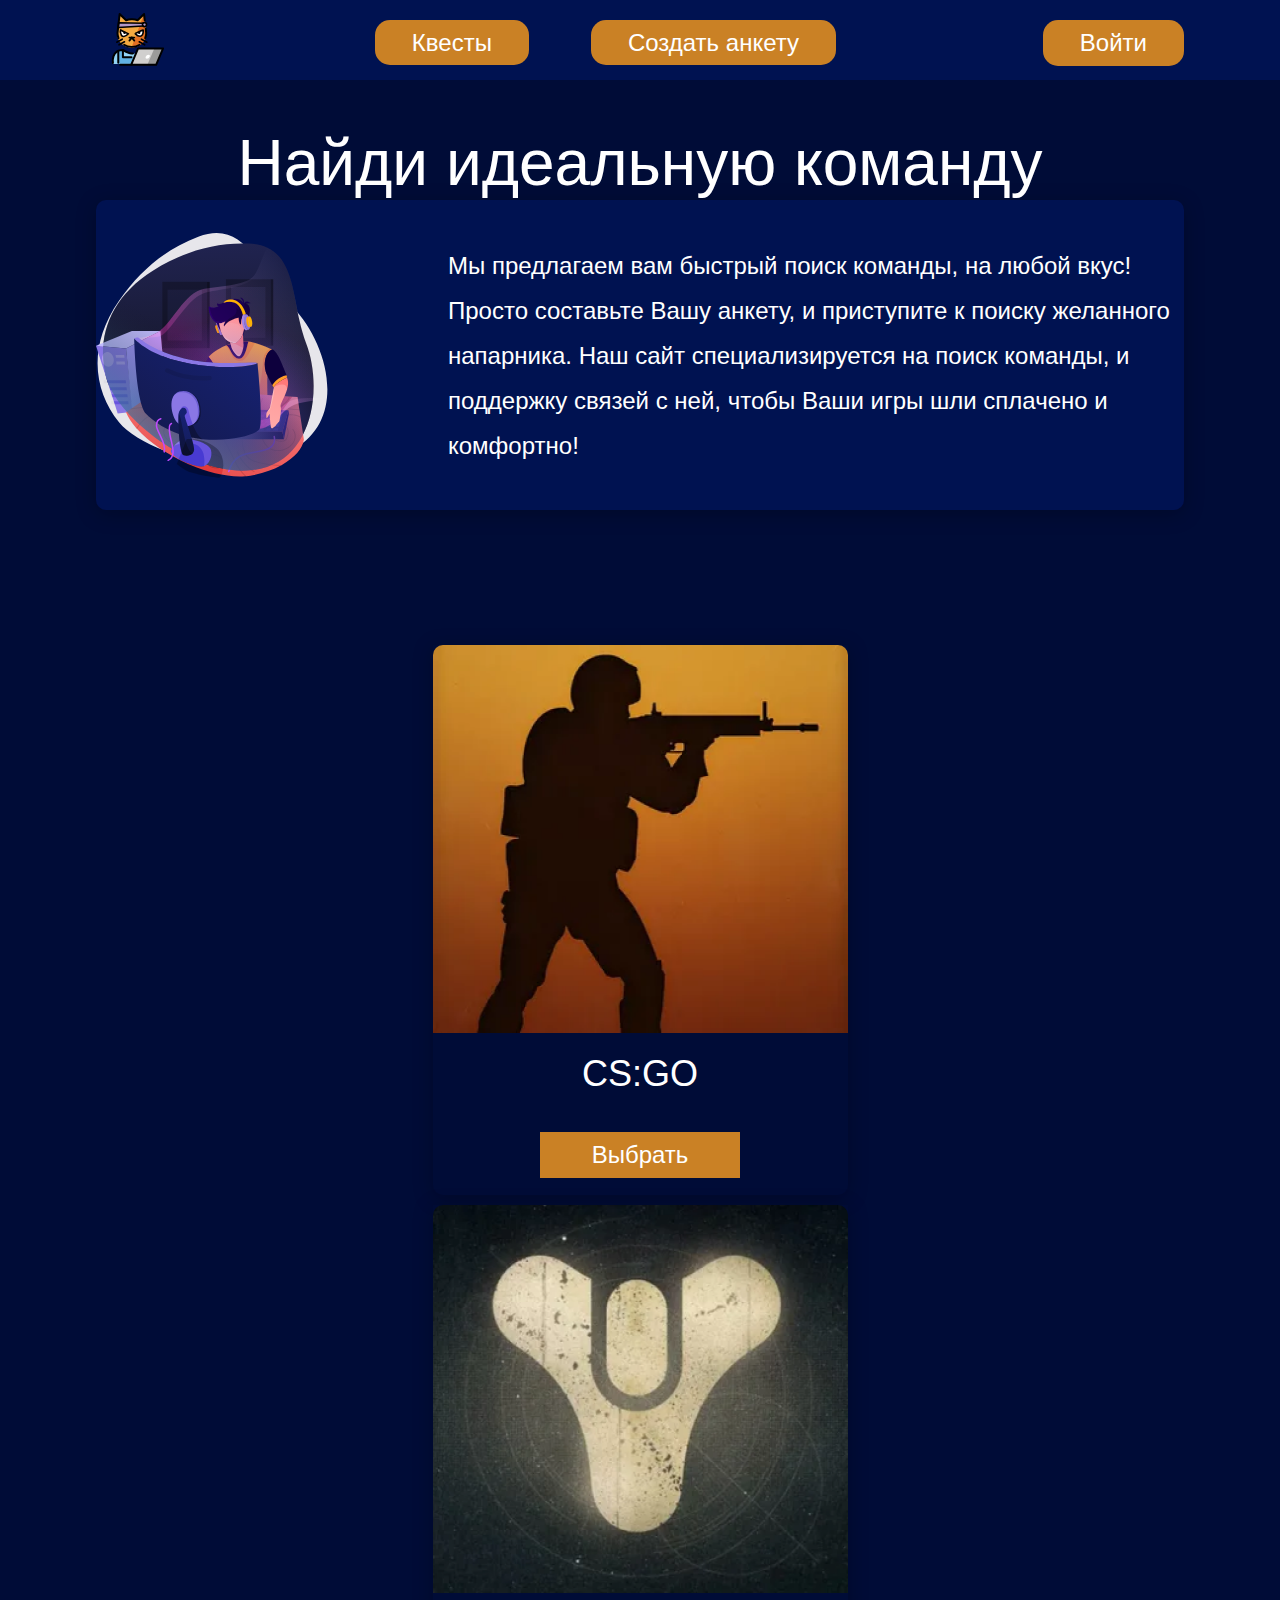
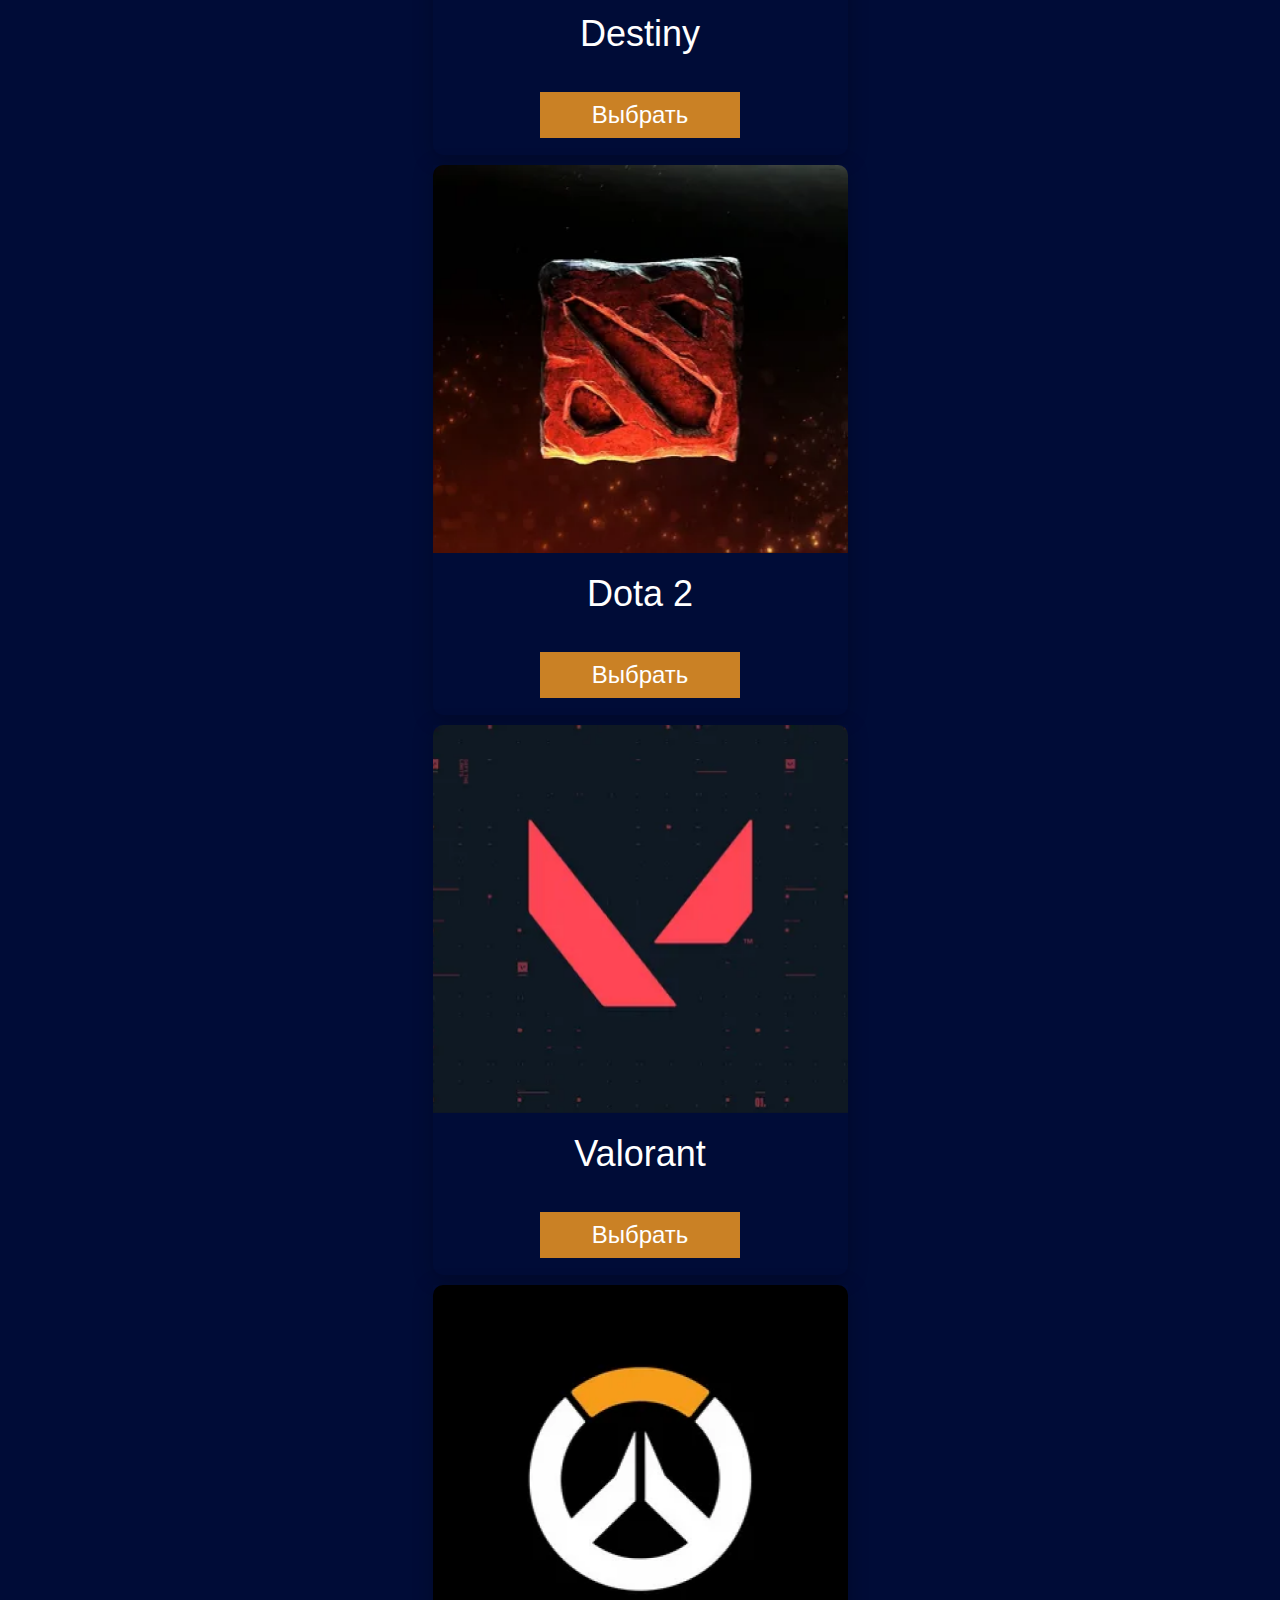
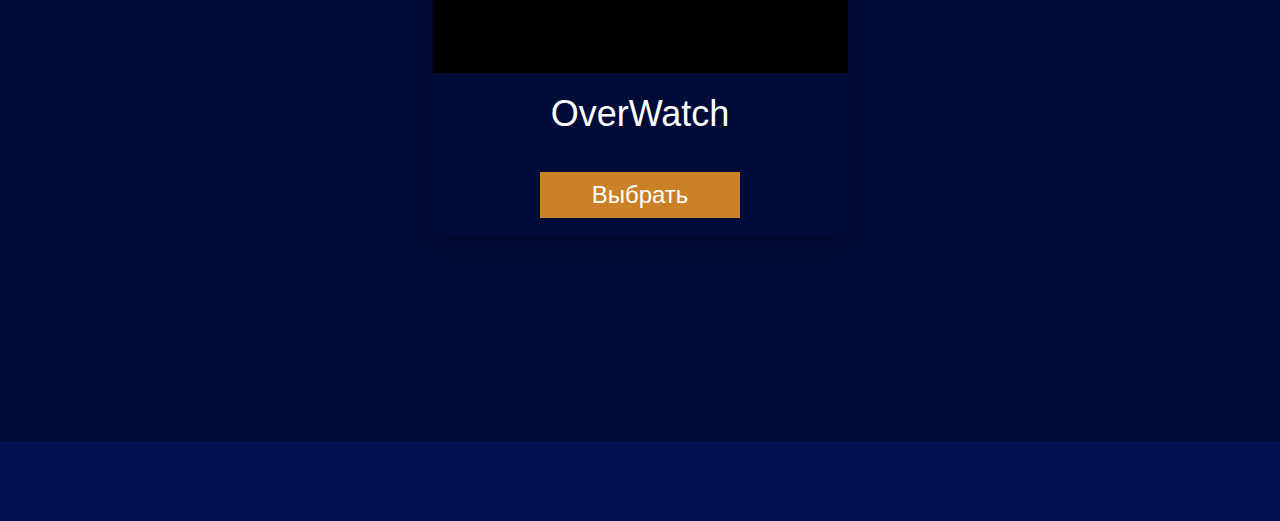
<file: index.html>
<!DOCTYPE html>
<html lang="en">
<head>
    <meta charset="UTF-8">
    <meta http-equiv="X-UA-Compatible" content="IE=edge">
    <meta name="viewport" content="width=device-width, initial-scale=1.0">
    <title>WEPL</title>
    <link rel="stylesheet" href="src/style.css">
    <link href="https://cdn.jsdelivr.net/npm/bootstrap@5.1.3/dist/css/bootstrap.min.css" rel="stylesheet" integrity="sha384-1BmE4kWBq78iYhFldvKuhfTAU6auU8tT94WrHftjDbrCEXSU1oBoqyl2QvZ6jIW3" crossorigin="anonymous">
</head>
<body>
    <div class="burger-menu animation-el hidden">
        
            <a class = "default-button-first animation-el hidden" href="blanks-quest-page/quests.html">Квесты</a>
            <a class = "default-button-secound animation-el hidden" href="blank-form/index.html">Создать анкету</a>
        

        <button class="login animation-el hidden">
            Войти
        </button>
    </div>
    <div class="login-menu hidden">
        <div class="registration-menu hidden">
            <div class="registration-wrapper">
                <h2>Регистрация</h2>
                <form action="">
                    <input type="text" placeholder="Логин">
                    <input type="password" placeholder="Пароль">
                    <input type="password" placeholder="Повтор пароля">
                    <button>Зарегистрироваться</button>
                </form>
                <button class="switcher-to-log switcher">
                    Есть аккаунт? Войдите!
                </button>
            </div>
            

        </div>
        <div class="log-menu hidden">
            <div class="log-wrapper">
                <h2>Войти</h2>
                <form action="">
                    <input type="text" placeholder="Логин">
                    <input type="password" placeholder="Пароль">
                    <button>Войти</button>
                </form>
                <button class="switcher-to-reg switcher">
                    Нет аккаунта? Зарегистрируйтесь!
                </button>
            </div>
        </div>
    </div>
    <header>
        <div class="container">
            <a href="index.html" class="nohover"><img src="img/logo.svg" alt="logo" class="logo"></a>

            <nav>
                <a class = "default-button-first" href="blanks-quest-page/quests.html">Квесты</a>
                <a class = "default-button-secound" href="blank-form/index.html">Создать анкету</a>
            </nav>

            <button class="login">
                Войти
            </button>
            <button class="mobile-menu-trigger"><img src="img/menu.svg" alt="menu"></button>
        </div>
        
    </header>
    <main>

        <div class="container proj-info">
            <h1>Найди идеальную команду</h1>
            <div class="flex-wrapper-info row">
                <img src="img/OBJECTS.svg" alt="gamer" class="col" align="center" class="gaymer">
                <p class="col" align="center">Мы предлагаем вам быстрый поиск команды, на любой вкус! Просто составьте Вашу анкету, и приступите к поиску желанного напарника. Наш сайт специализируется на поиск команды, и поддержку связей с ней, чтобы Ваши игры шли сплачено и комфортно!</p>
            </div>
        </div>
        <div class="cards container">
            <div class="row margin">
                <div align="center" class="col">
                    <div class="card-el">
                        <img src="img/cs.png" alt="csgo" >
                        <h2>CS:GO</h2>
                        <a href="blank-form/index.html">
                            Выбрать
                        </a>
                    </div>
                </div>
                <div align="center" class="col">
                    <div class="card-el">
                        <img src="img/destiny.png" alt="destiny" >
                        <h2>Destiny</h2>
                        <a href="blank-form/index.html">
                            Выбрать
                        </a>
                    </div>
                </div>
                <div align="center" class="col">
                    <div class="card-el">
                        <img src="img/dota2.png" alt="dota2" >
                        <h2>Dota 2</h2>
                        <a href="blank-form/index.html">
                            Выбрать
                        </a>
                    </div>
                </div>

            </div>
            <div class="row">
                <div align="center" class="col">
                    <div class="card-el">
                        <img src="img/valorant.png" alt="valorant">
                        <h2>Valorant</h2>
                        <a href="blank-form/index.html">
                            Выбрать
                        </a>
                    </div>
                </div>
                <div align="center" class="col">
                        <div class="card-el">
                        <img src="img/overwatch.png" alt="overwatch">
                        <h2>OverWatch</h2>
                        <a href="blank-form/index.html">
                            Выбрать
                        </a>
                    </div>
                </div>

            </div>
        </div>



    </main>
    <footer>
        
    </footer>

    <script src="https://cdn.jsdelivr.net/npm/bootstrap@5.1.3/dist/js/bootstrap.bundle.min.js" integrity="sha384-ka7Sk0Gln4gmtz2MlQnikT1wXgYsOg+OMhuP+IlRH9sENBO0LRn5q+8nbTov4+1p" crossorigin="anonymous"></script>
    <script src="script.js"></script>
</body>
</html>
</file>
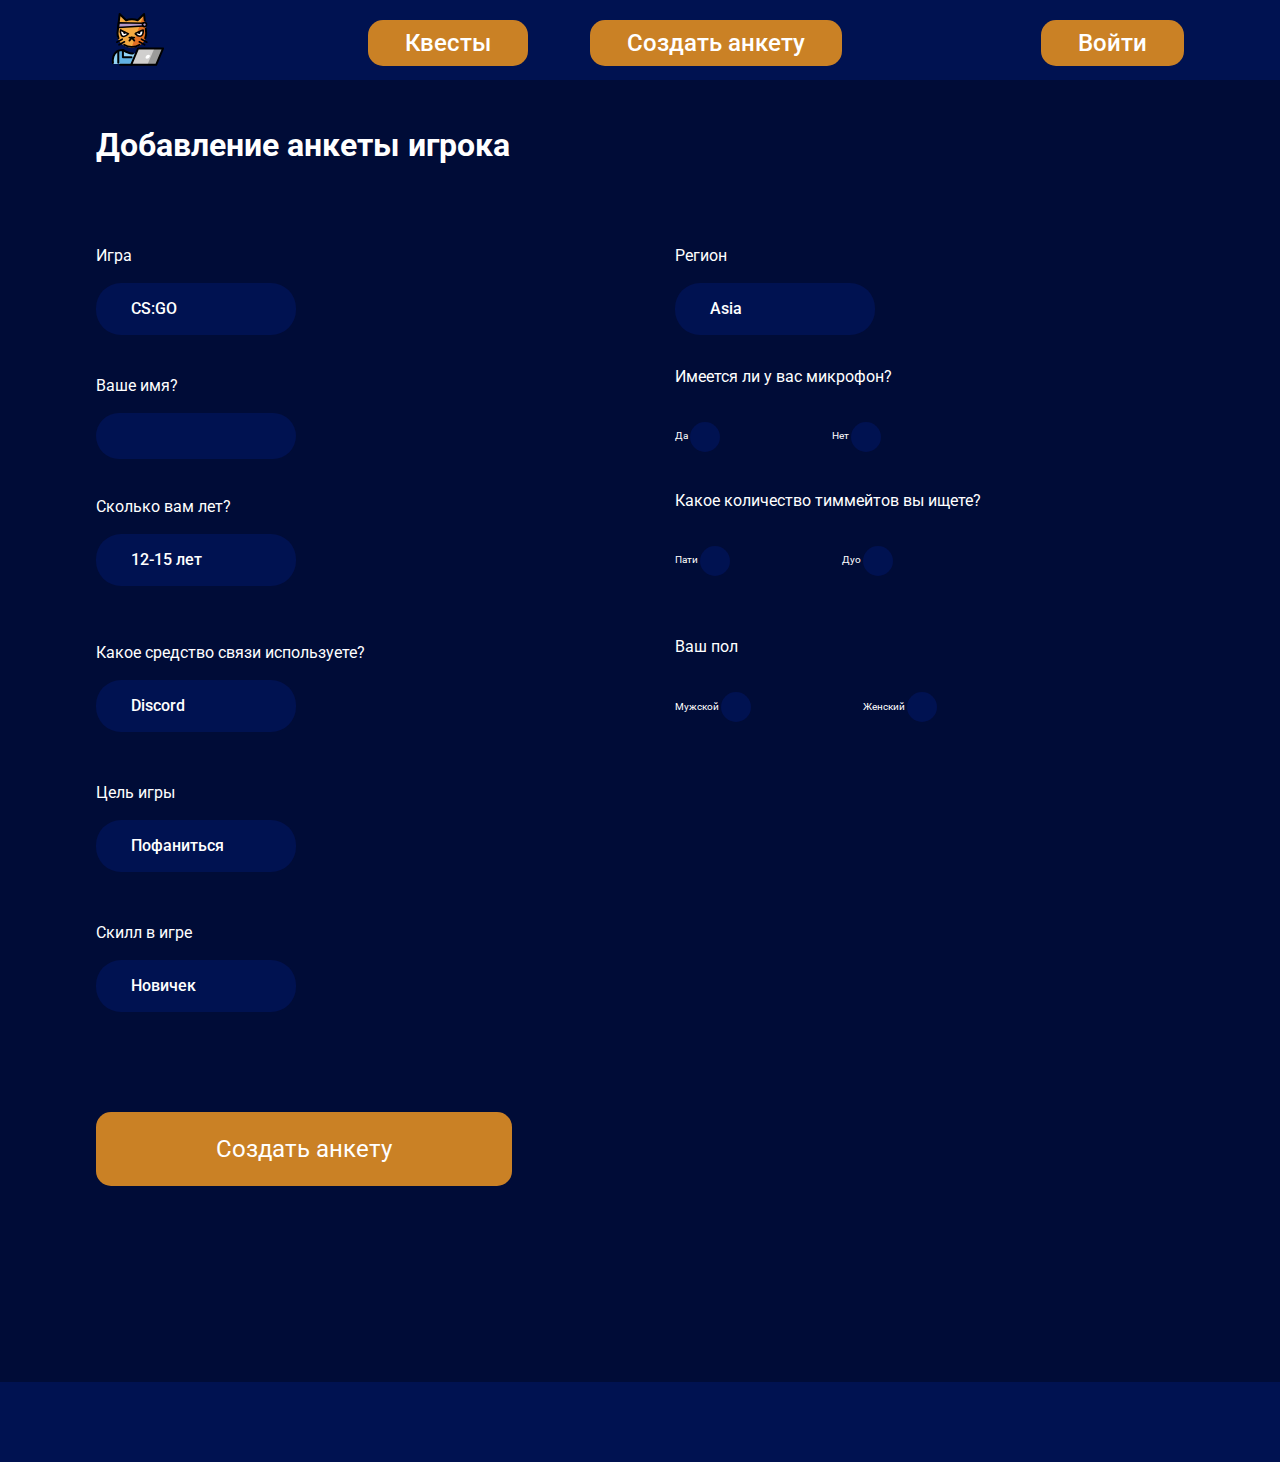
<file: blank-form/index.html>
<!DOCTYPE html>
<html lang="en">

<head>
    <meta charset="UTF-8">
    <meta http-equiv="X-UA-Compatible" content="IE=edge">
    <meta name="viewport" content="width=device-width, initial-scale=1.0">
    <title>WEPL • FORM</title>
    <link rel="stylesheet" href="src/style.css">
    <link rel="preconnect" href="https://fonts.googleapis.com">
    <link rel="preconnect" href="https://fonts.gstatic.com" crossorigin>
    <link href="https://fonts.googleapis.com/css2?family=Roboto&display=swap" rel="stylesheet">
</head>

<body>
    <div class="burger-menu animation-el hidden">

        <a class="default-button-first animation-el hidden" href="../blanks-quest-page/quests.html">Квесты</a>
        <a class="default-button-secound animation-el hidden" href="#">Создать анкету</a>


        <button class="login animation-el hidden">
            Войти
        </button>
    </div>
    <div class="login-menu hidden">
        <div class="registration-menu hidden">
            <div class="registration-wrapper">
                <h2>Регистрация</h2>
                <form action="">
                    <input type="text" placeholder="Логин">
                    <input type="password" placeholder="Пароль">
                    <input type="password" placeholder="Повтор пароля">
                    <button>Зарегистрироваться</button>
                </form>
                <button class="switcher-to-log switcher">
                    Есть аккаунт? Войдите!
                </button>
            </div>


        </div>
        <div class="log-menu hidden">
            <div class="log-wrapper">
                <h2>Войти</h2>
                <form action="">
                    <input type="text" placeholder="Логин">
                    <input type="password" placeholder="Пароль">
                    <button>Войти</button>
                </form>
                <button class="switcher-to-reg switcher">
                    Нет аккаунта? Зарегистрируйтесь!
                </button>
            </div>
        </div>
    </div>
    <header>
        <div class="container">
            <a href="../index.html" class="nohover"><img src="../img/logo.svg" alt="logo" class="logo"></a>

            <nav>
                <a class = "default-button-first" href="../blanks-quest-page/quests.html">Квесты</a>
                <a class = "default-button-secound" href="#">Создать анкету</a>
            </nav>

            <button class="login">
                Войти
            </button>
            <button class="mobile-menu-trigger"><img src="../img/menu.svg" alt="menu"></button>
        </div>
        
    </header>
    <main>
        <div class="cont">
                    <h2 class="blank-create">Добавление анкеты игрока</h2>
                    <div class="form">
                        <form action="#">
                            <div class="game-region">
                                <div class="game">
                                    <p class="nazva">Игра</p>
                                    <div class="dropdown dropdown-game" id="dropdown">
                                        <div class="dropdown__label"></div>
                                        <ul class="dropdown__menu"></ul>
                                    </div>
                                    <!-- <select class="select" name="game" id="">
                                        <option value="CS:GO">CS:GO</option>
                                        <option value="Desnity">Desnity</option>
                                        <option value="Dota 2">Dota 2</option>
                                        <option value="Valorant">Valorant</option>
                                        <option value="Overwatch">Overwatch</option>
                                    </select> -->
                                </div>
                                <div class="region">
                                    <p class="nazva">Регион</p>
                                    <div class="dropdown" id="dropdown-region">
                                        <div class="dropdown__label"></div>
                                        <ul class="dropdown__menu"></ul>
                                    </div>
                                    <!-- <select class="select" name="region" id="">
                                        <option value="Asia">Asia</option>
                                        <option value="Europe">Europe</option>
                                        <option value="CIS">CIS</option>
                                        <option value="America">America</option>
                                    </select> -->
                                </div>
                            </div>
                            <div class="name-micro">
                                <div class="name">
                                    <p class="nazva name-p">Ваше имя?</p>
                                    <input class="select" type="text">
                                </div>
                                <div class="micro">
                                    <p class="nazva micro-p">Имеется ли у вас микрофон?</p>
                                    <label class="yesorno">Да
                                        <input class="micro-input" type="radio" name="micro">
                                        <span class="radio"></span>
                                    </label>
                                    <label class="yesorno">Нет
                                        <input class="micro-input" type="radio" name="micro">
                                        <span class="radio"></span>
                                    </label>
                                </div>
                            </div>
                            <div class="age-mates">
                                <div class="age">
                                    <p class="nazva">Сколько вам лет?</p>
                                    <div class="dropdown dropdown-age" id="dropdown-age">
                                        <div class="dropdown__label"></div>
                                        <ul class="dropdown__menu"></ul>
                                    </div>
                                    <!-- <select class="select" name="age" id="">
                                        <option value="12-15">12-15 лет</option>
                                        <option value="16-20">16-20 лет</option>
                                        <option value="21+">21+ лет</option>
                                    </select> -->
                                </div>
                                <div class="mate-count">
                                    <p class="nazva micro-p">Какое количество тиммейтов вы ищете?</p>
                                    <label class="yesorno">Пати
                                        <input class="micro-input" type="radio" name="micro">
                                        <span class="radio"></span>
                                    </label>
                                    <label class="yesorno">Дуо
                                        <input class="micro-input" type="radio" name="micro">
                                        <span class="radio"></span>
                                    </label>
                                </div>
                            </div>
                            <div class="pol-chanel">
                                <div class="chanel">
                                    <p class="nazva">Какое средство связи используете?</p>
                                    <div class="dropdown dropdown-chanel" id="dropdown-chanel">
                                        <div class="dropdown__label"></div>
                                        <ul class="dropdown__menu"></ul>
                                    </div>
                                    <!-- <select class="select" name="chanel" id="">
                                        <option value="Discord">Discord</option>
                                        <option value="TeamSpeak">TeamSpeak</option>
                                        <option value="Telegram">Telegram</option>
                                        <option value="other">Другое/встроенный в игру канал</option>
                                    </select> -->
                                </div>
                                <div class="pol">
                                    <p class="nazva micro-p">Ваш пол</p>
                                    <label class="yesorno">Мужской
                                        <input class="micro-input" type="radio" name="micro">
                                        <span class="radio"></span>
                                    </label>
                                    <label class="yesorno">Женский
                                        <input class="micro-input" type="radio" name="micro">
                                        <span class="radio"></span>
                                    </label>
                                </div>
                            </div>
                            <div class="aim">
                                <p class="nazva">Цель игры</p>
                                <div class="dropdown dropdown-aim" id="dropdown-aim">
                                    <div class="dropdown__label"></div>
                                    <ul class="dropdown__menu"></ul>
                                </div>
                                <!-- <select class="select" name="aim" id="">
                                    <option value="fun">Пофаниться</option>
                                    <option value="up">Трайхард</option>
                                    <option value="questes">Выполнение квестов</option>
                                </select> -->
                            </div>
                            <div class="skill">
                                <p class="nazva">Скилл в игре</p>
                                <div class="dropdown dropdown-skill" id="dropdown-skill">
                                    <div class="dropdown__label"></div>
                                    <ul class="dropdown__menu"></ul>
                                </div>
                                <!-- <select class="select" name="aim" id="">
                                    <option value="low">Новичек</option>
                                    <option value="mid">Средний</option>
                                    <option value="high">Высокий</option>
                                </select> -->
                            </div>
                        </form>
                    </div>
            <a class="blank-a" href="../blanks-quest-page/blanks-for-game.html">
                <div class="create-button">
                    <p class="create">Создать анкету</p>
                </div>
            </a>
        </div>
    </main>
    <footer>

    </footer>
    <!-- <script src="script.js"></script> -->
    <script src="../script.js"></script>
</body>

</html>
</file>
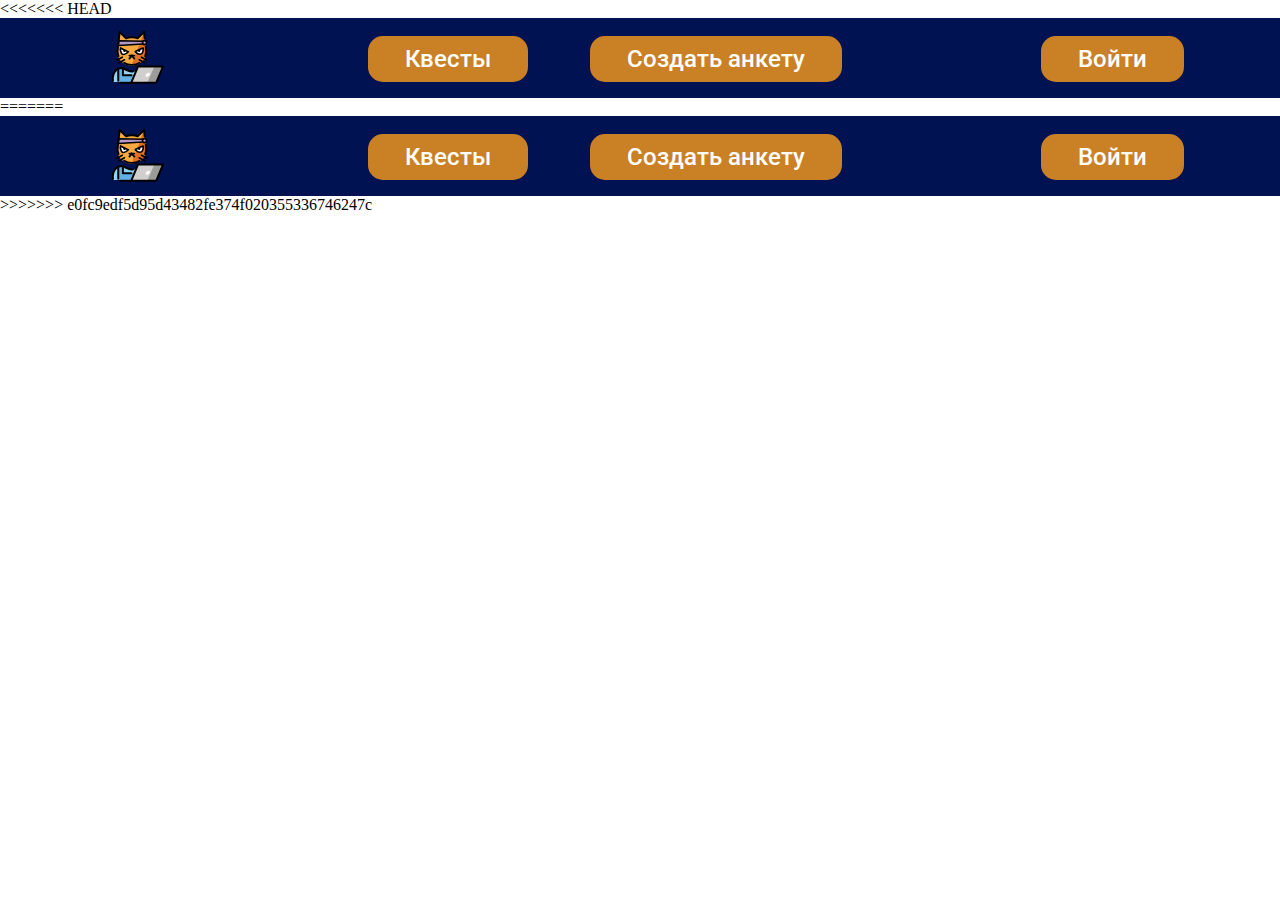
<file: header/index.html>
<<<<<<< HEAD
<!DOCTYPE html>
<html lang="en">

<head>
    <meta charset="UTF-8">
    <meta http-equiv="X-UA-Compatible" content="IE=edge">
    <meta name="viewport" content="width=device-width, initial-scale=1.0">
    <title>Document</title>
    <link rel="stylesheet" href="src/style.css">
    <link rel="preconnect" href="https://fonts.googleapis.com">
    <link rel="preconnect" href="https://fonts.gstatic.com" crossorigin>
    <link
        href="https://fonts.googleapis.com/css2?family=Roboto:ital,wght@0,100;0,300;0,400;0,500;0,700;0,900;1,400&display=swap"
        rel="stylesheet">

</head>

<body>
    <div class="burger-menu animation-el">

        <a class="default-button-first animation-el" href="#">Квесты</a>
        <a class="default-button-secound animation-el" href="#">Создать анкету</a>


        <button class="login animation-el">
            Войти
        </button>
    </div>
    <div class="login-menu hidden">
        <div class="registration-menu hidden">
            <div class="registration-wrapper">
                <h2>Регистрация</h2>
                <form action="">
                    <input type="text" placeholder="Логин">
                    <input type="password" placeholder="Пароль">
                    <input type="password" placeholder="Повтор пароля">
                    <button>Зарегистрироваться</button>
                </form>
                <button class="switcher-to-log switcher">
                    Есть аккаунт? Войдите!
                </button>
            </div>


        </div>
        <div class="log-menu hidden">
            <div class="log-wrapper">
                <h2>Войти</h2>
                <form action="">
                    <input type="text" placeholder="Логин">
                    <input type="password" placeholder="Пароль">
                    <button>Войти</button>
                </form>
                <button class="switcher-to-reg switcher">
                    Нет аккаунта? Зарегистрируйтесь!
                </button>
            </div>
        </div>
    </div>
    <header>
        <div class="container">
            <img src="img/logo.svg" alt="logo" class="logo">

            <nav>
                <a class = "default-button-first" href="#">Квесты</a>
                <a class = "default-button-secound" href="#">Создать анкету</a>
            </nav>

            <button class="login">
                Войти
            </button>
            <button class="mobile-menu-trigger"><img src="img/menu.svg" alt="menu"></button>
        </div>
        
    </header>

    <script src="script.js"></script>
</body>

=======
<!DOCTYPE html>
<html lang="en">

<head>
    <meta charset="UTF-8">
    <meta http-equiv="X-UA-Compatible" content="IE=edge">
    <meta name="viewport" content="width=device-width, initial-scale=1.0">
    <title>Document</title>
    <link rel="stylesheet" href="src/style.css">
    <link rel="preconnect" href="https://fonts.googleapis.com">
    <link rel="preconnect" href="https://fonts.gstatic.com" crossorigin>
    <link
        href="https://fonts.googleapis.com/css2?family=Roboto:ital,wght@0,100;0,300;0,400;0,500;0,700;0,900;1,400&display=swap"
        rel="stylesheet">

</head>

<body>
    <div class="burger-menu animation-el">

        <a class="default-button-first animation-el" href="#">Квесты</a>
        <a class="default-button-secound animation-el" href="#">Создать анкету</a>


        <button class="login animation-el">
            Войти
        </button>
    </div>
    <div class="login-menu hidden">
        <div class="registration-menu hidden">
            <div class="registration-wrapper">
                <h2>Регистрация</h2>
                <form action="">
                    <input type="text" placeholder="Логин">
                    <input type="password" placeholder="Пароль">
                    <input type="password" placeholder="Повтор пароля">
                    <button>Зарегистрироваться</button>
                </form>
                <button class="switcher-to-log switcher">
                    Есть аккаунт? Войдите!
                </button>
            </div>


        </div>
        <div class="log-menu hidden">
            <div class="log-wrapper">
                <h2>Войти</h2>
                <form action="">
                    <input type="text" placeholder="Логин">
                    <input type="password" placeholder="Пароль">
                    <button>Войти</button>
                </form>
                <button class="switcher-to-reg switcher">
                    Нет аккаунта? Зарегистрируйтесь!
                </button>
            </div>
        </div>
    </div>
    <header>
        <div class="container">
            <img src="img/logo.svg" alt="logo" class="logo">

            <nav>
                <a class = "default-button-first" href="#">Квесты</a>
                <a class = "default-button-secound" href="#">Создать анкету</a>
            </nav>

            <button class="login">
                Войти
            </button>
            <button class="mobile-menu-trigger"><img src="img/menu.svg" alt="menu"></button>
        </div>
        
    </header>

    <script src="script.js"></script>
</body>

>>>>>>> e0fc9edf5d95d43482fe374f020355336746247c
</html>
</file>
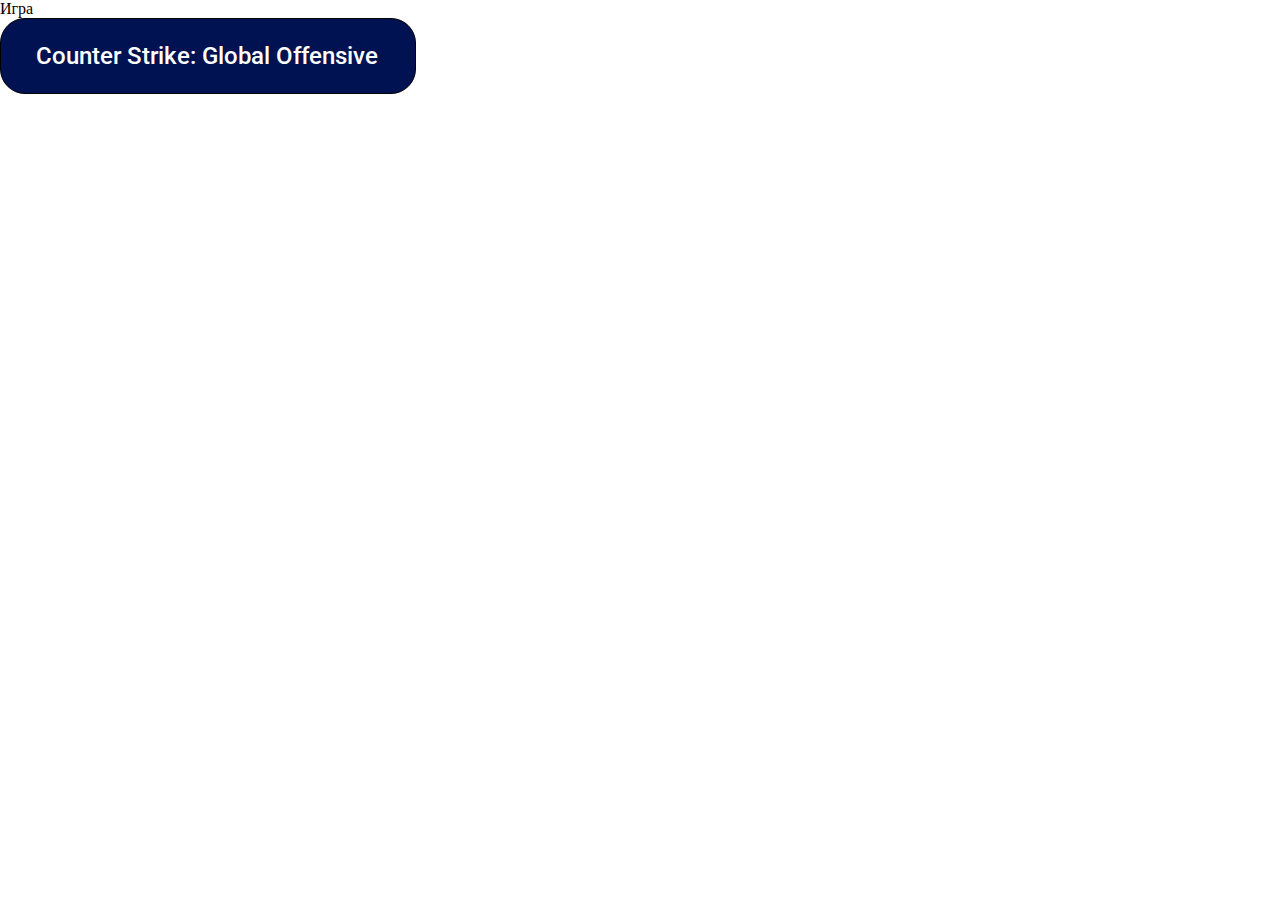
<file: select/index.html>
<!DOCTYPE html>
<html lang="en">
<head>
    <meta charset="UTF-8">
    <meta http-equiv="X-UA-Compatible" content="IE=edge">
    <meta name="viewport" content="width=device-width, initial-scale=1.0">
    <title>Document</title>
    <link rel="stylesheet" href="style.css">
    <link rel="preconnect" href="https://fonts.googleapis.com">
<link rel="preconnect" href="https://fonts.gstatic.com" crossorigin>
<link href="https://fonts.googleapis.com/css2?family=Roboto:wght@100;300;400;500;700;900&display=swap" rel="stylesheet">
</head>
<body>
    <form action="#">
        <p class="nazva">Игра</p>
        <div class="dropdown" id="dropdown">
            <div class="dropdown__label"></div>
            <ul class="dropdown__menu"></ul>
        </div>
    </form>


    <script src="index.js"></script>
</body>
</html>
</file>
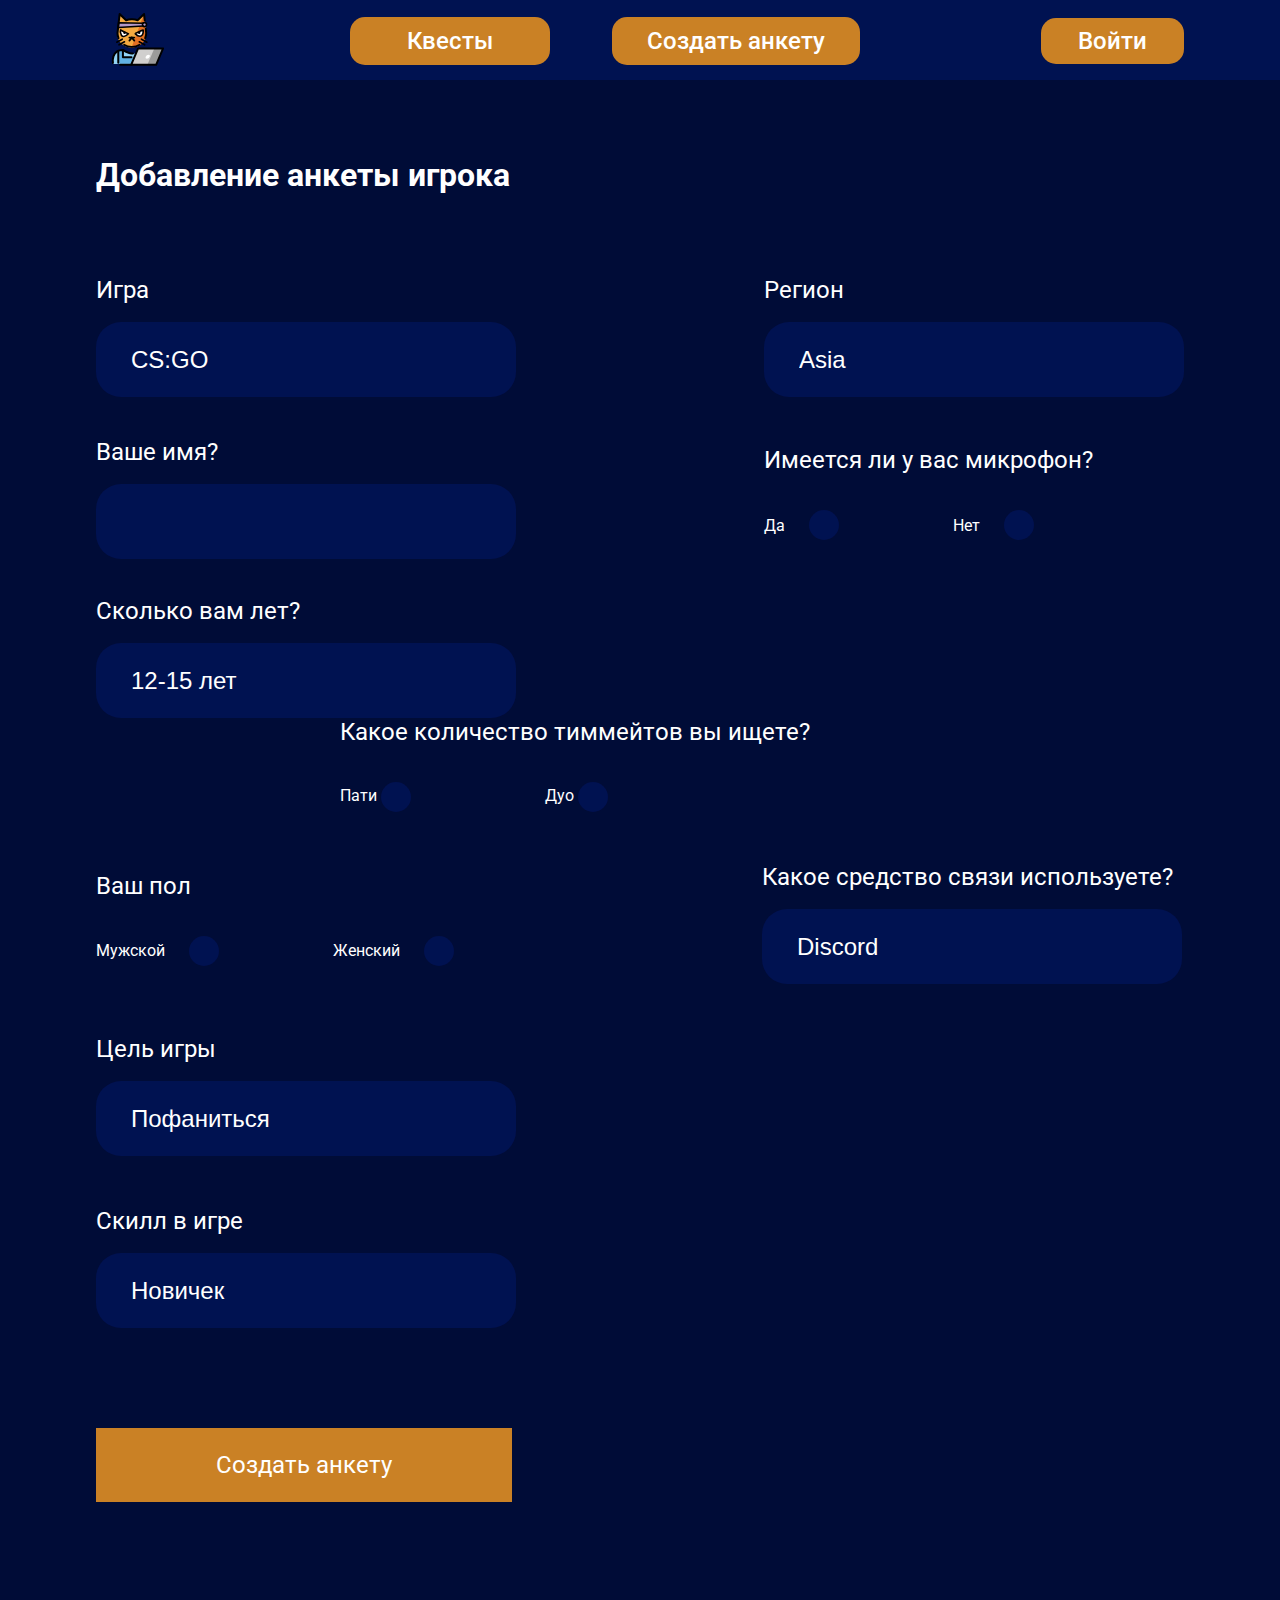
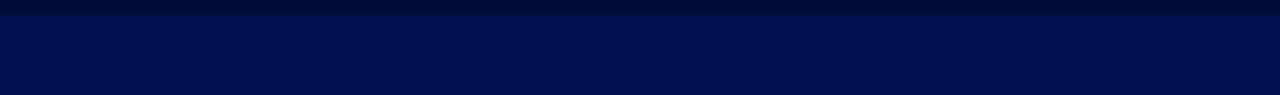
<file: WEPL-blank/index.html>
<!DOCTYPE html>
<html lang="en">

<head>
    <meta charset="UTF-8">
    <meta http-equiv="X-UA-Compatible" content="IE=edge">
    <meta name="viewport" content="width=device-width, initial-scale=1.0">
    <title>Document</title>
    <link rel="stylesheet" href="style.css">
    <link rel="preconnect" href="https://fonts.googleapis.com">
    <link rel="preconnect" href="https://fonts.gstatic.com" crossorigin>
    <link href="https://fonts.googleapis.com/css2?family=Roboto&display=swap" rel="stylesheet">
</head>

<body>
    <div class="login-menu hidden">
        <div class="registration-menu hidden">
            <div class="registration-wrapper">
                <h2>Регистрация</h2>
                <form action="">
                    <input type="text" placeholder="Логин">
                    <input type="password" placeholder="Пароль">
                    <input type="password" placeholder="Повтор пароля">
                    <button>Зарегистрироваться</button>
                </form>
                <button class="switcher-to-log switcher">
                    Есть аккаунт? Войдите!
                </button>
            </div>


        </div>
        <div class="log-menu hidden">
            <div class="log-wrapper">
                <h2>Войти</h2>
                <form action="">
                    <input type="text" placeholder="Логин">
                    <input type="password" placeholder="Пароль">
                    <button>Войти</button>
                </form>
                <button class="switcher-to-reg switcher">
                    Нет аккаунта? Зарегистрируйтесь!
                </button>
            </div>
        </div>
    </div>
    <header>
        <div class="container">
            <img src="img/logo.svg" alt="logo" class="logo">

            <nav>
                <a class="default-button-first" href="#">Квесты</a>
                <a class="default-button-secound" href="#">Создать анкету</a>
            </nav>

            <button class="login">
                Войти
            </button>
        </div>
    </header>
    <main>
        <div class="cont">
            <h2 class="blank-create">Добавление анкеты игрока</h2>
            <form action="#">
                <div class="game">
                    <p class="nazva">Игра</p>
                    <select class="select" name="game" id="">
                        <option value="CS:GO">CS:GO</option>
                        <option value="Desnity">Desnity</option>
                        <option value="Dota 2">Dota 2</option>
                        <option value="Valorant">Valorant</option>
                        <option value="Overwatch">Overwatch</option>
                    </select>
                </div>
                <div class="region">
                    <p class="nazva">Регион</p>
                    <select class="select" name="region" id="">
                        <option value="Asia">Asia</option>
                        <option value="Europe">Europe</option>
                        <option value="CIS">CIS</option>
                        <option value="America">America</option>
                    </select>
                </div>
            </form>
            <div class="name">
                <form action="#">
                    <p class="nazva name-p">Ваше имя?</p>
                    <input class="select" type="text">
                </form>
            </div>
            <div class="micro">
                <p class="nazva micro-p">Имеется ли у вас микрофон?</p>
                <label class="yesorno">Да</label>
                <input class="micro-input" type="radio" name="micro">
                <span class="radio"></span>
                </label>
                <label class="yesorno">Нет</label>
                <input class="micro-input" type="radio" name="micro">
                <span class="radio"></span>
                </label>
            </div>
            <div class="age">
                <p class="nazva">Сколько вам лет?</p>
                <select class="select" name="age" id="">
                    <option value="12-15">12-15 лет</option>
                    <option value="16-20">16-20 лет</option>
                    <option value="21+">21+ лет</option>
                </select>
            </div>
            <div class="mate-count">
                <p class="nazva micro-p">Какое количество тиммейтов вы ищете?</p>
                <label class="yesorno">Пати
                    <input class="micro-input" type="radio" name="micro">
                    <span class="radio"></span>
                </label>
                <label class="yesorno">Дуо
                    <input class="micro-input" type="radio" name="micro">
                    <span class="radio"></span>
                </label>
            </div>
            <div class="pol">
                <p class="nazva micro-p">Ваш пол</p>
                <label class="yesorno">Мужской</label>
                <input class="micro-input" type="radio" name="micro">
                <span class="radio"></span>
                </label>
                <label class="yesorno">Женский</label>
                <input class="micro-input" type="radio" name="micro">
                <span class="radio"></span>
                </label>
            </div>
            <div class="chanel">
                <p class="nazva">Какое средство связи используете?</p>
                <select class="select" name="chanel" id="">
                    <option value="Discord">Discord</option>
                    <option value="TeamSpeak">TeamSpeak</option>
                    <option value="Telegram">Telegram</option>
                    <option value="other">Другое/встроенный в игру канал</option>
                </select>
            </div>
            <div class="aim">
                <p class="nazva">Цель игры</p>
                <select class="select" name="aim" id="">
                    <option value="fun">Пофаниться</option>
                    <option value="up">Трайхард</option>
                    <option value="questes">Выполнение квестов</option>
                </select>
            </div>
            <div class="skill">
                <p class="nazva">Скилл в игре</p>
                <select class="select" name="aim" id="">
                    <option value="lows">Новичек</option>
                    <option value="mid">Средний</option>
                    <option value="high">Высокий</option>
                </select>
            </div>
            <a class="blank-a" href="#">
                <div class="create-button">
                    <p class="create">Создать анкету</p>
                </div>
            </a>
        </div>
    </main>
    <footer>

    </footer>
    <script src="script.js"></script>
</body>

</html>
</file>
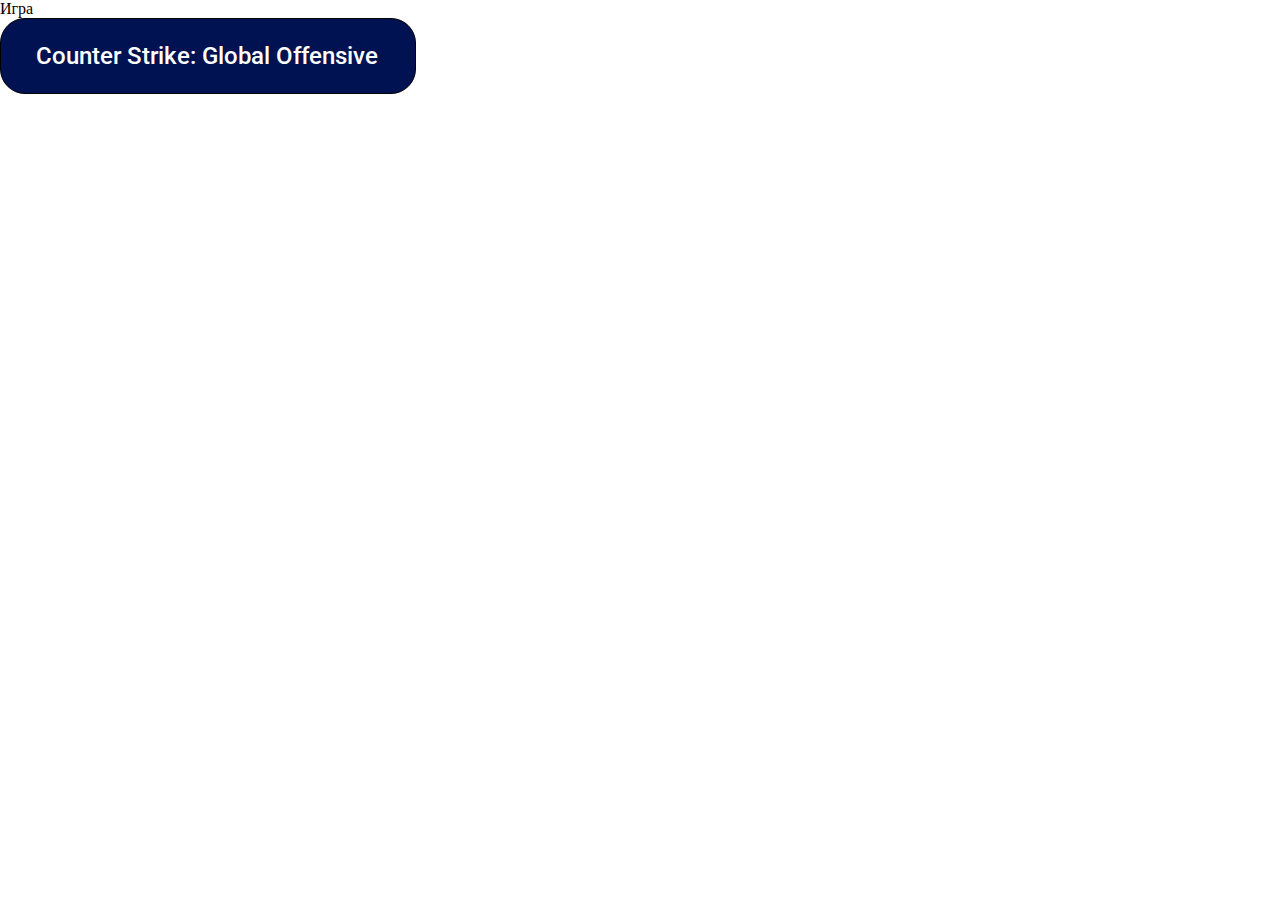
<file: Header-JS/select/index.html>
<!DOCTYPE html>
<html lang="en">
<head>
    <meta charset="UTF-8">
    <meta http-equiv="X-UA-Compatible" content="IE=edge">
    <meta name="viewport" content="width=device-width, initial-scale=1.0">
    <title>Document</title>
    <link rel="stylesheet" href="style.css">
    <link rel="preconnect" href="https://fonts.googleapis.com">
<link rel="preconnect" href="https://fonts.gstatic.com" crossorigin>
<link href="https://fonts.googleapis.com/css2?family=Roboto:wght@100;300;400;500;700;900&display=swap" rel="stylesheet">
</head>
<body>
    <form action="#">
        <p class="nazva">Игра</p>
        <div class="dropdown" id="dropdown">
            <div class="dropdown__label"></div>
            <ul class="dropdown__menu"></ul>
        </div>
    </form>


    <script src="index.js"></script>
</body>
</html>
</file>
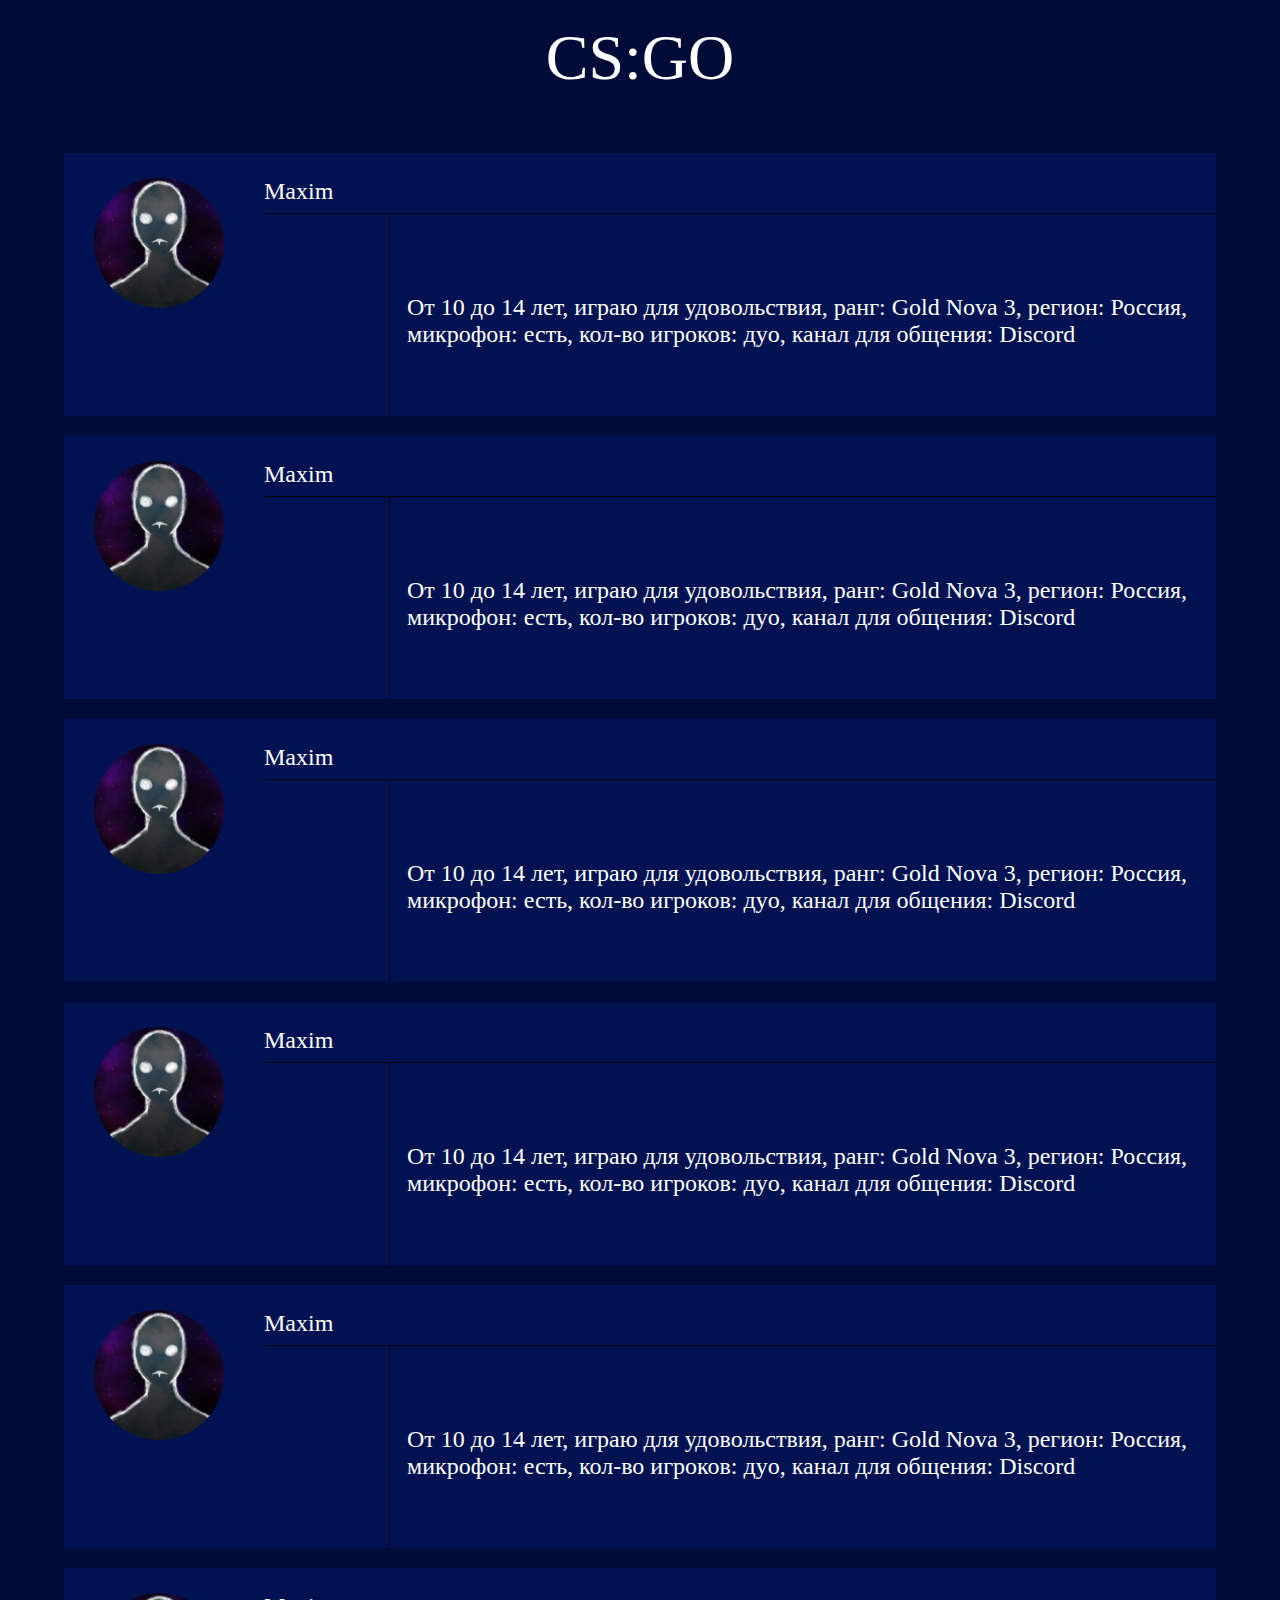
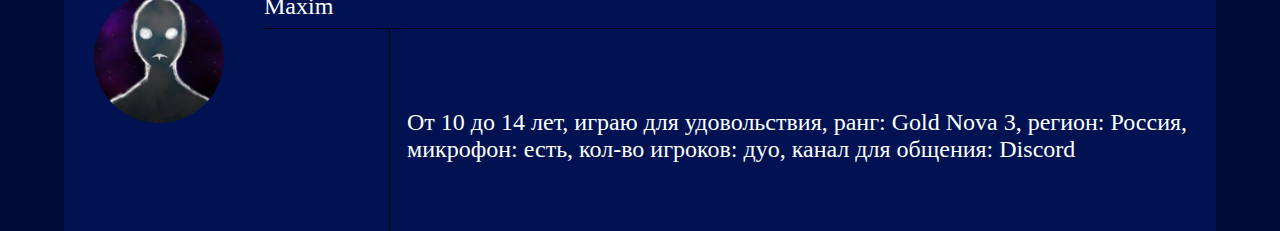
<file: blanks-for-game.html>
<!DOCTYPE html>
<html lang="en">

<head>
    <meta charset="UTF-8">
    <meta http-equiv="X-UA-Compatible" content="IE=edge">
    <meta name="viewport" content="width=device-width, initial-scale=1.0">
    <link rel="stylesheet" href="style/b-style.css">
    <title>WEPL • CS:GO </title>
</head>

<body>
    <div class="container">
        <h1>CS:GO</h1>
        <div class="blank1">
        <div class="blank">
            <div>
                <img src="images/Photo.png" alt="">
            </div>
            <div class="flex-grow">
                <p class="name" id="texts">Maxim</p>
                <div class="description"><p class="text" id="texts">От 10 до 14 лет, играю для удовольствия, ранг: Gold Nova 3, регион: Россия, микрофон: есть, кол-во игроков: дуo, канал для общения: Discord</p></div>
            </div>
        </div>
        </div>
        <div class="blank">
            <div>
                <img src="images/Photo.png" alt="">
            </div>
            <div class="flex-grow">
                <p class="name" id="texts">Maxim</p>
                <div class="description"><p class="text" id="texts">От 10 до 14 лет, играю для удовольствия, ранг: Gold Nova 3, регион: Россия, микрофон: есть, кол-во игроков: дуo, канал для общения: Discord</p></div>
            </div>
        </div>
        <div class="blank">
            <div>
                <img src="images/Photo.png" alt="">
            </div>
            <div class="flex-grow">
                <p class="name" id="texts">Maxim</p>
                <div class="description"><p class="text" id="texts">От 10 до 14 лет, играю для удовольствия, ранг: Gold Nova 3, регион: Россия, микрофон: есть, кол-во игроков: дуo, канал для общения: Discord</p></div>
            </div>
        </div>
        <div class="blank">
            <div>
                <img src="images/Photo.png" alt="">
            </div>
            <div class="flex-grow">
                <p class="name" id="texts">Maxim</p>
                <div class="description"><p class="text" id="texts">От 10 до 14 лет, играю для удовольствия, ранг: Gold Nova 3, регион: Россия, микрофон: есть, кол-во игроков: дуo, канал для общения: Discord</p></div>
            </div>
        </div>
        <div class="blank">
            <div>
                <img src="images/Photo.png" alt="">
            </div>
            <div class="flex-grow">
                <p class="name" id="texts">Maxim</p>
                <div class="description"><p class="text" id="texts">От 10 до 14 лет, играю для удовольствия, ранг: Gold Nova 3, регион: Россия, микрофон: есть, кол-во игроков: дуo, канал для общения: Discord</p></div>
            </div>
        </div>
        <div class="blank">
            <div>
                <img src="images/Photo.png" alt="">
            </div>
            <div class="flex-grow">
                <p class="name" id="texts">Maxim</p>
                <div class="description"><p class="text" id="texts">От 10 до 14 лет, играю для удовольствия, ранг: Gold Nova 3, регион: Россия, микрофон: есть, кол-во игроков: дуo, канал для общения: Discord</p></div>
            </div>
        </div>
    </div>
</body>

</html>
</file>
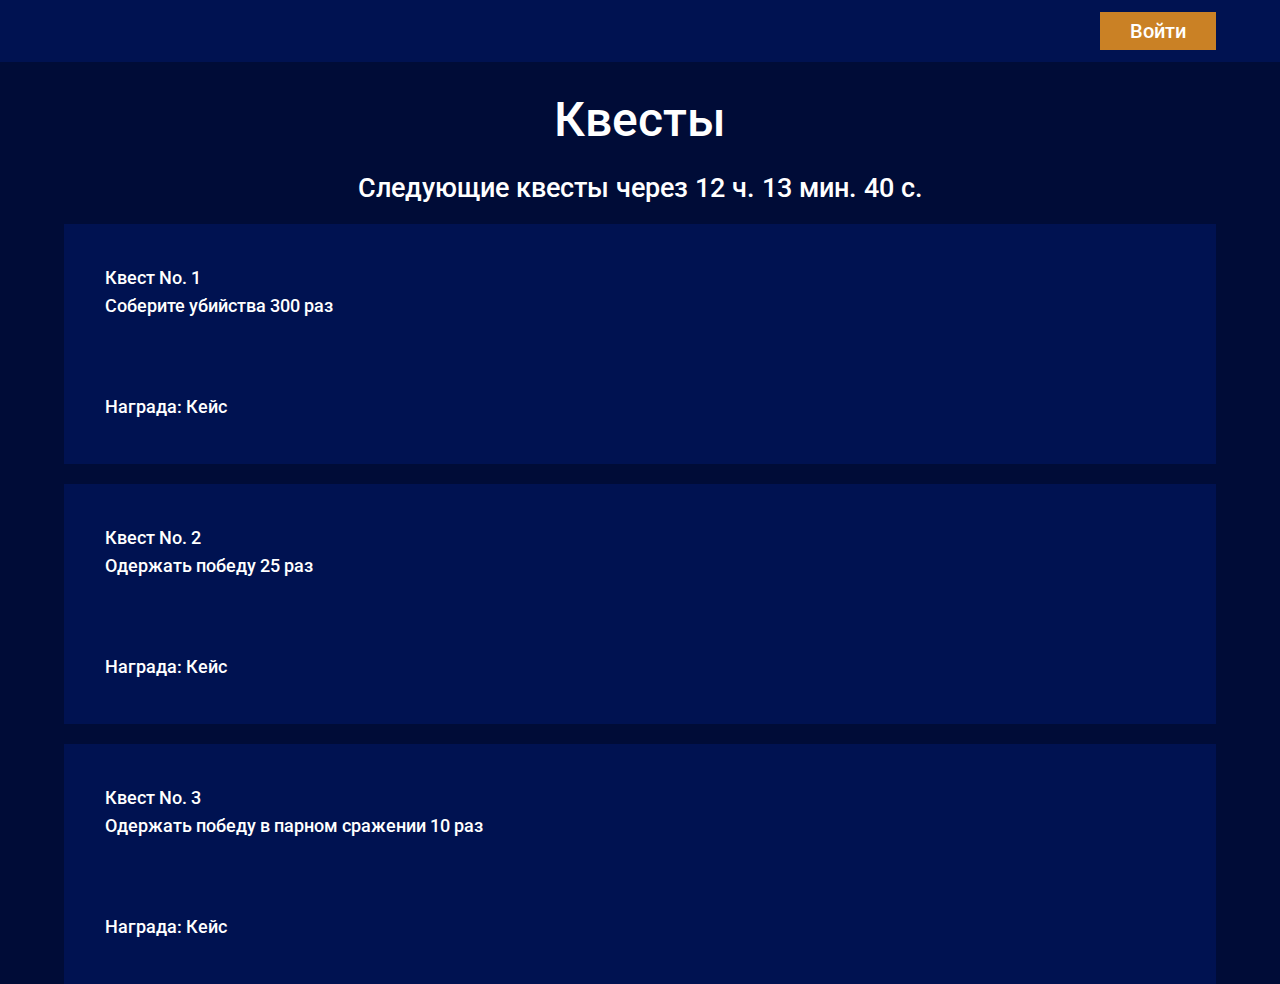
<file: quests.html>
<!DOCTYPE html>
<html lang="en">

<head>
    <meta charset="UTF-8">
    <meta http-equiv="X-UA-Compatible" content="IE=edge">
    <meta name="viewport" content="width=device-width, initial-scale=1.0">
    <title>Document</title>
    <link rel="stylesheet" href="style/q-style.css">
    <link rel="preconnect" href="https://fonts.googleapis.com">
    <link rel="preconnect" href="https://fonts.gstatic.com" crossorigin>
    <link
        href="https://fonts.googleapis.com/css2?family=Roboto:ital,wght@0,100;0,300;0,400;0,500;0,700;0,900;1,100;1,300;1,400;1,500;1,700;1,900&display=swap"
        rel="stylesheet">
</head>

<body>

    <header>
        <div class="container">
            <button class="log-in">Войти</button>
        </div>
    </header>
    <div class="container">
        <h1>Квесты</h1>
        <p class="next">Следующие квесты через 12 ч. 13 мин. 40 с.</p>
        <div class="quest">
            <p class="no">Квест No. 1</p>
            <p class="task">Соберите убийства 300 раз</p>
            <p class="reward">Награда: Кейс</p>
        </div>
        <div class="quest">
            <p class="no">Квест No. 2</p>
            <p class="task">Одержать победу 25 раз</p>
            <p class="reward">Награда: Кейс</p>
        </div>
        <div class="quest">
            <p class="no">Квест No. 3</p>
            <p class="task">Одержать победу в парном сражении 10 раз</p>
            <p class="reward">Награда: Кейс</p>
        </div>
    </div>
</body>

</html>
</file>
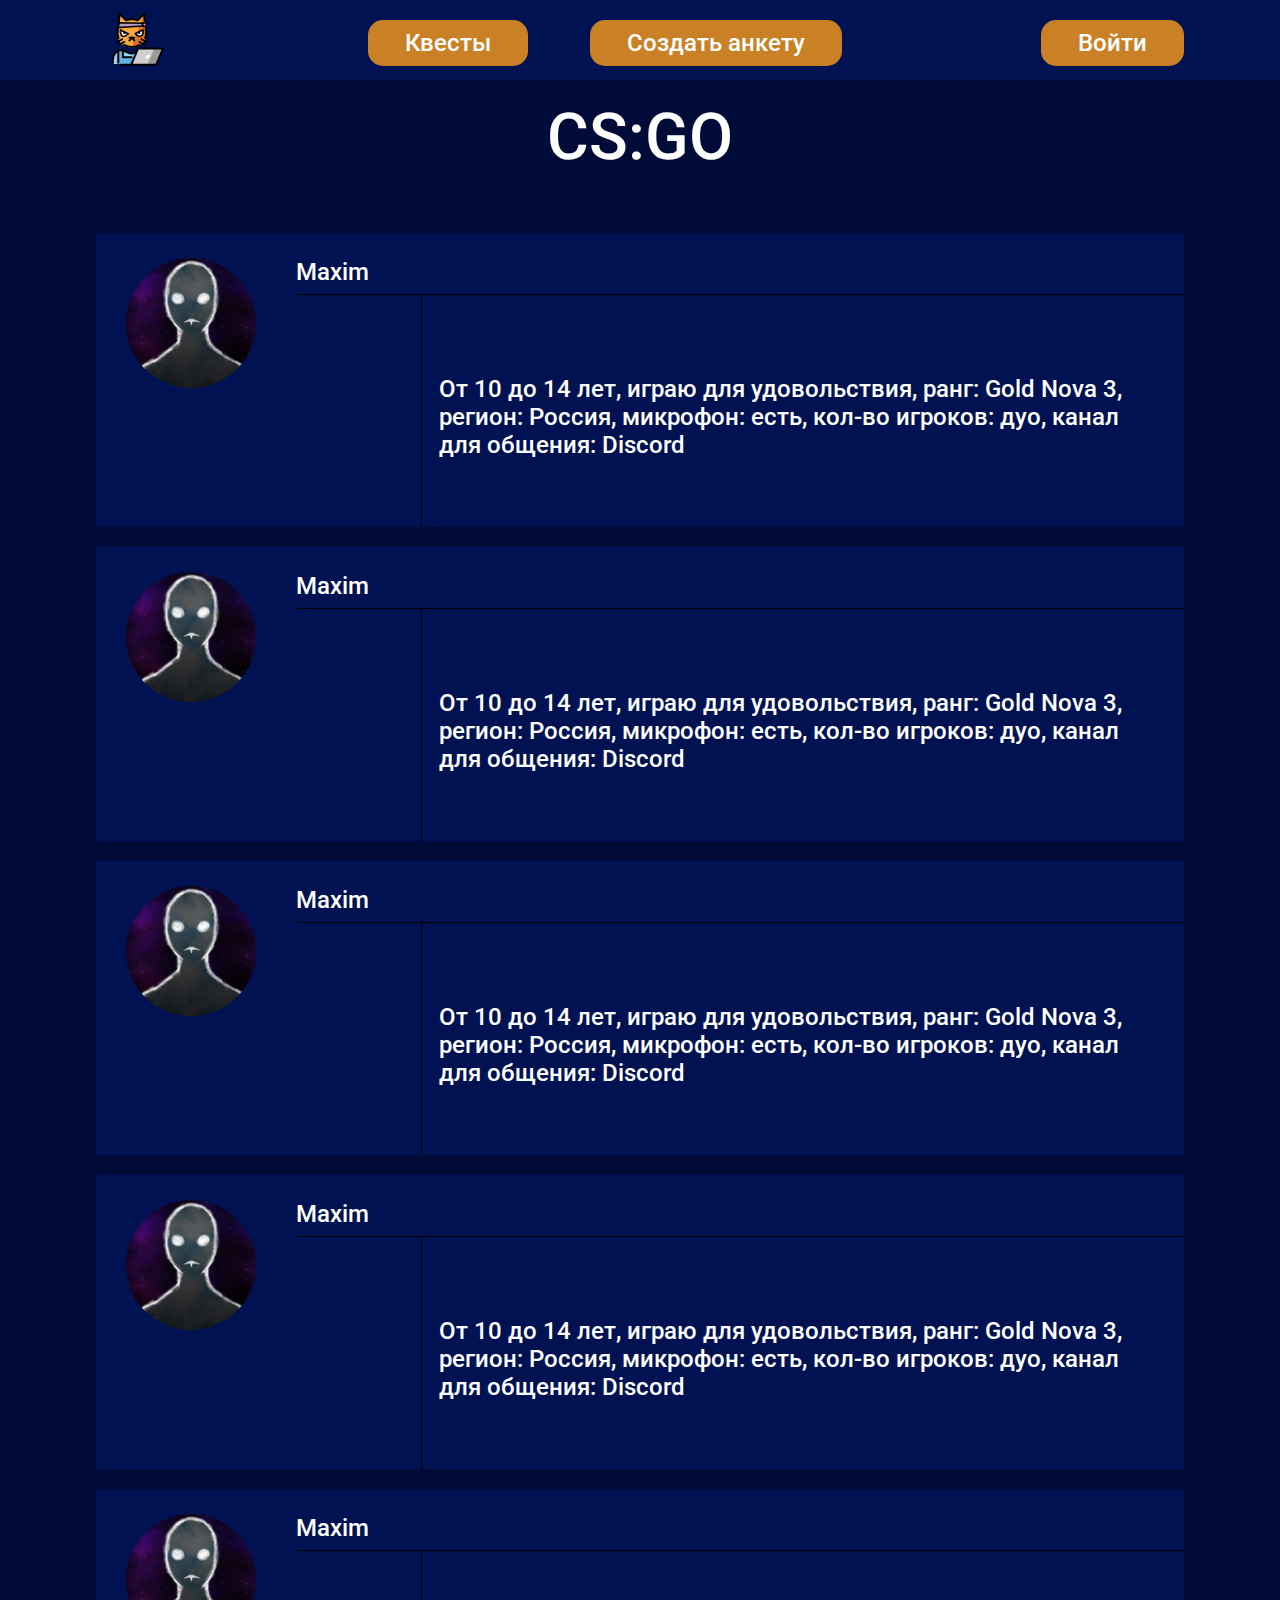
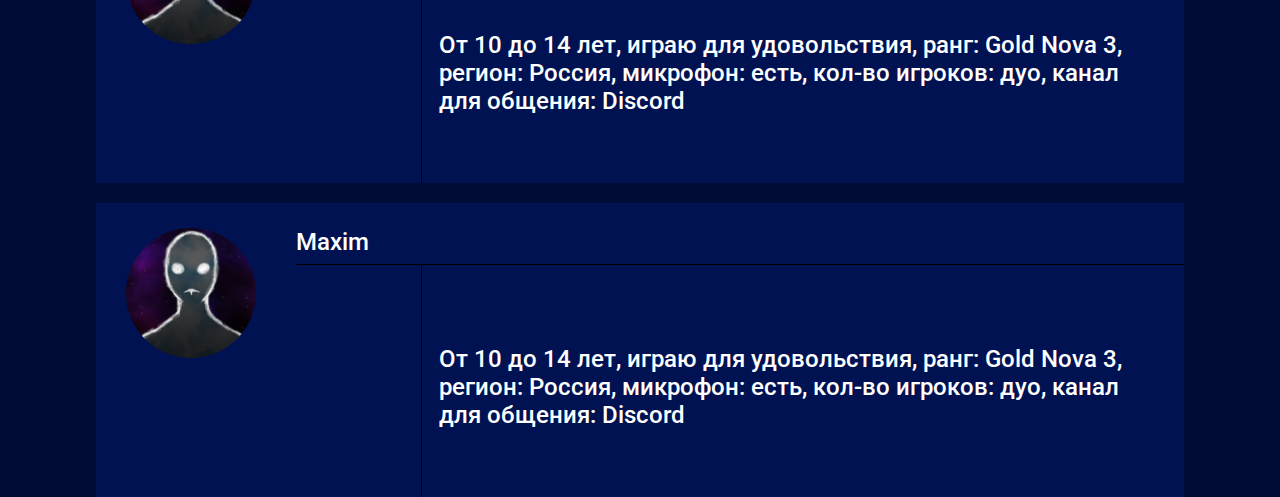
<file: blanks-quest-page/blanks-for-game.html>
<!DOCTYPE html>
<html lang="en">

<head>
    <meta charset="UTF-8">
    <meta http-equiv="X-UA-Compatible" content="IE=edge">
    <meta name="viewport" content="width=device-width, initial-scale=1.0">
    <link rel="stylesheet" href="style/b-style.css">
    <title>WEPL • Questionnaires </title>
    <link rel="preconnect" href="https://fonts.googleapis.com">
<link rel="preconnect" href="https://fonts.gstatic.com" crossorigin>
<link href="https://fonts.googleapis.com/css2?family=Roboto:wght@100;300;400;500;700;900&display=swap" rel="stylesheet">
</head>

<body>
    <div class="burger-menu animation-el hidden">

        <a class="default-button-first animation-el hidden" href="quests.html">Квесты</a>
        <a class="default-button-secound animation-el hidden" href="../blank-form/index.html">Создать анкету</a>


        <button class="login animation-el hidden">
            Войти
        </button>
    </div>
    <div class="login-menu hidden">
        <div class="registration-menu hidden">
            <div class="registration-wrapper">
                <h2>Регистрация</h2>
                <form action="">
                    <input type="text" placeholder="Логин">
                    <input type="password" placeholder="Пароль">
                    <input type="password" placeholder="Повтор пароля">
                    <button>Зарегистрироваться</button>
                </form>
                <button class="switcher-to-log switcher">
                    Есть аккаунт? Войдите!
                </button>
            </div>


        </div>
        <div class="log-menu hidden">
            <div class="log-wrapper">
                <h2>Войти</h2>
                <form action="">
                    <input type="text" placeholder="Логин">
                    <input type="password" placeholder="Пароль">
                    <button>Войти</button>
                </form>
                <button class="switcher-to-reg switcher">
                    Нет аккаунта? Зарегистрируйтесь!
                </button>
            </div>
        </div>
    </div>
    <header>
        <div class="container">
            <a href="../index.html" class="nohover"><img src="../img/logo.svg" alt="logo" class="logo"></a>

            <nav>
                <a class = "default-button-first" href="quests.html">Квесты</a>
                <a class = "default-button-secound" href="../blank-form/index.html">Создать анкету</a>
            </nav>

            <button class="login">
                Войти
            </button>
            <button class="mobile-menu-trigger"><img src="../img/menu.svg" alt="menu"></button>
        </div>
        
    </header>

    
    <div class="container">
        <h1>CS:GO</h1>
        <div class="blank1">
        <div class="blank">
            <div>
                <img src="../img/avatar.png" alt="">
            </div>
            <div class="flex-grow">
                <p class="name" id="texts">Maxim</p>
                <div class="description"><p class="text" id="texts">От 10 до 14 лет, играю для удовольствия, ранг: Gold Nova 3, регион: Россия, микрофон: есть, кол-во игроков: дуo, канал для общения: Discord</p></div>
            </div>
        </div>
        </div>
        <div class="blank">
            <div>
                <img src="../img/avatar.png" alt="">
            </div>
            <div class="flex-grow">
                <p class="name" id="texts">Maxim</p>
                <div class="description"><p class="text" id="texts">От 10 до 14 лет, играю для удовольствия, ранг: Gold Nova 3, регион: Россия, микрофон: есть, кол-во игроков: дуo, канал для общения: Discord</p></div>
            </div>
        </div>
        <div class="blank">
            <div>
                <img src="../img/avatar.png" alt="">
            </div>
            <div class="flex-grow">
                <p class="name" id="texts">Maxim</p>
                <div class="description"><p class="text" id="texts">От 10 до 14 лет, играю для удовольствия, ранг: Gold Nova 3, регион: Россия, микрофон: есть, кол-во игроков: дуo, канал для общения: Discord</p></div>
            </div>
        </div>
        <div class="blank">
            <div>
                <img src="../img/avatar.png" alt="">
            </div>
            <div class="flex-grow">
                <p class="name" id="texts">Maxim</p>
                <div class="description"><p class="text" id="texts">От 10 до 14 лет, играю для удовольствия, ранг: Gold Nova 3, регион: Россия, микрофон: есть, кол-во игроков: дуo, канал для общения: Discord</p></div>
            </div>
        </div>
        <div class="blank">
            <div>
                <img src="../img/avatar.png" alt="">
            </div>
            <div class="flex-grow">
                <p class="name" id="texts">Maxim</p>
                <div class="description"><p class="text" id="texts">От 10 до 14 лет, играю для удовольствия, ранг: Gold Nova 3, регион: Россия, микрофон: есть, кол-во игроков: дуo, канал для общения: Discord</p></div>
            </div>
        </div>
        <div class="blank">
            <div>
                <img src="../img/avatar.png" alt="">
            </div>
            <div class="flex-grow">
                <p class="name" id="texts">Maxim</p>
                <div class="description"><p class="text" id="texts">От 10 до 14 лет, играю для удовольствия, ранг: Gold Nova 3, регион: Россия, микрофон: есть, кол-во игроков: дуo, канал для общения: Discord</p></div>
            </div>
        </div>
    </div>
    <script src="../script.js"></script>
</body>

</html>
</file>
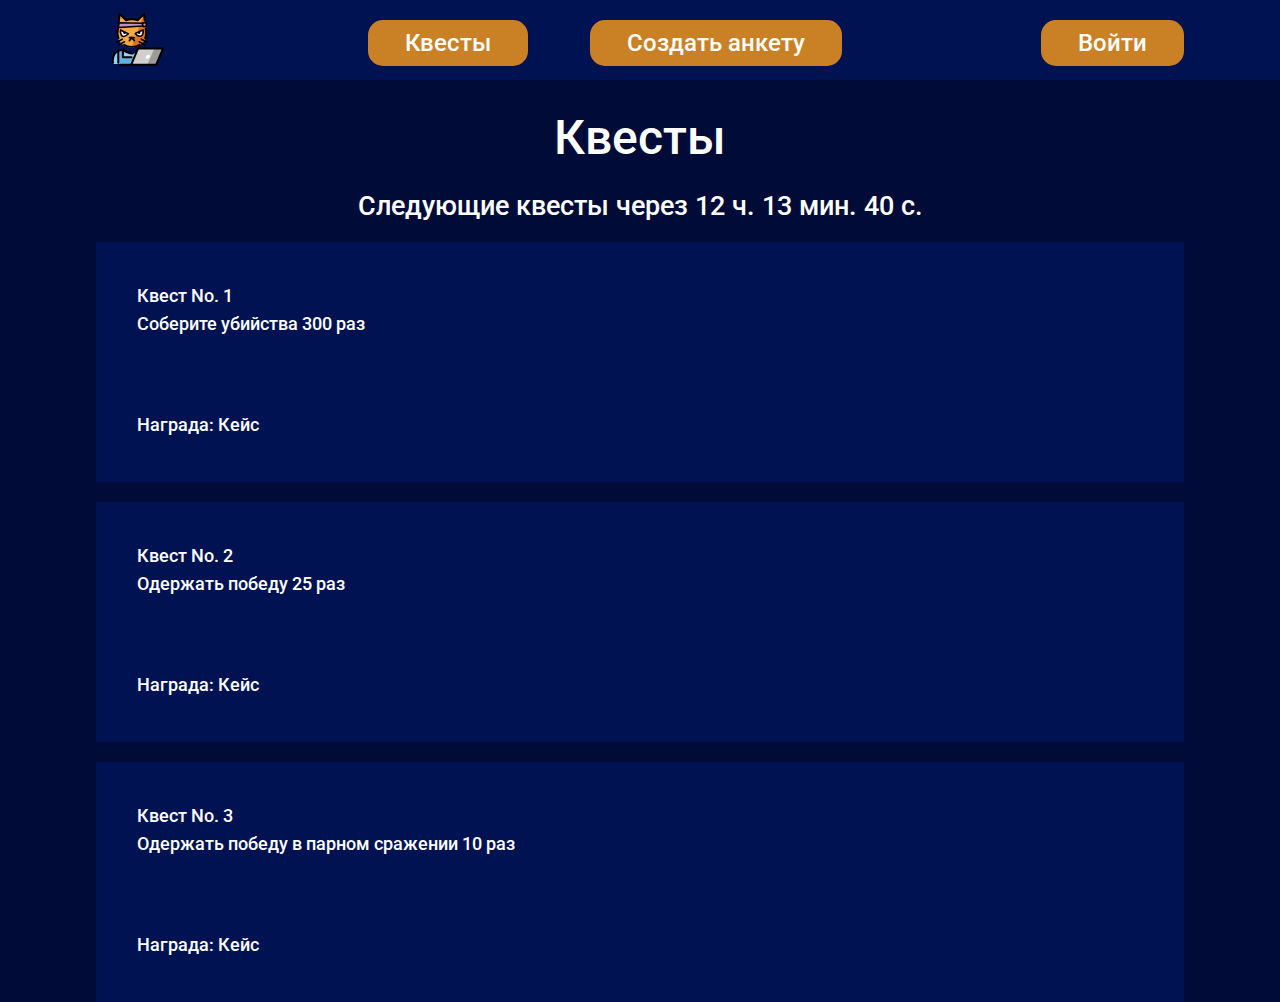
<file: blanks-quest-page/quests.html>
<!DOCTYPE html>
<html lang="en">

<head>
    <meta charset="UTF-8">
    <meta http-equiv="X-UA-Compatible" content="IE=edge">
    <meta name="viewport" content="width=device-width, initial-scale=1.0">
    <title>WEPL • Quests</title>
    <link rel="stylesheet" href="style/q-style.css">
    <link rel="preconnect" href="https://fonts.googleapis.com">
    <link rel="preconnect" href="https://fonts.gstatic.com" crossorigin>
    <link
        href="https://fonts.googleapis.com/css2?family=Roboto:ital,wght@0,100;0,300;0,400;0,500;0,700;0,900;1,100;1,300;1,400;1,500;1,700;1,900&display=swap"
        rel="stylesheet">
</head>

<body>

    <div class="burger-menu animation-el hidden">

        <a class="default-button-first animation-el hidden" href="quests.html">Квесты</a>
        <a class="default-button-secound animation-el hidden" href="../blank-form/index.html">Создать анкету</a>


        <button class="login animation-el hidden">
            Войти
        </button>
    </div>
    <div class="login-menu hidden">
        <div class="registration-menu hidden">
            <div class="registration-wrapper">
                <h2>Регистрация</h2>
                <form action="">
                    <input type="text" placeholder="Логин">
                    <input type="password" placeholder="Пароль">
                    <input type="password" placeholder="Повтор пароля">
                    <button>Зарегистрироваться</button>
                </form>
                <button class="switcher-to-log switcher">
                    Есть аккаунт? Войдите!
                </button>
            </div>


        </div>
        <div class="log-menu hidden">
            <div class="log-wrapper">
                <h2>Войти</h2>
                <form action="">
                    <input type="text" placeholder="Логин">
                    <input type="password" placeholder="Пароль">
                    <button>Войти</button>
                </form>
                <button class="switcher-to-reg switcher">
                    Нет аккаунта? Зарегистрируйтесь!
                </button>
            </div>
        </div>
    </div>
    <header>
        <div class="container">
            <a href="../index.html" class="nohover"><img src="../img/logo.svg" alt="logo" class="logo"></a>

            <nav>
                <a class = "default-button-first" href="quests.html">Квесты</a>
                <a class = "default-button-secound" href="../blank-form/index.html">Создать анкету</a>
            </nav>

            <button class="login">
                Войти
            </button>
            <button class="mobile-menu-trigger"><img src="../img/menu.svg" alt="menu"></button>
        </div>
        
    </header>

    
    <div class="container">
        <h1>Квесты</h1>
        <p class="next">Следующие квесты через 12 ч. 13 мин. 40 с.</p>
        <div class="quest">
            <p class="no">Квест No. 1</p>
            <p class="task">Соберите убийства 300 раз</p>
            <p class="reward">Награда: Кейс</p>
        </div>
        <div class="quest">
            <p class="no">Квест No. 2</p>
            <p class="task">Одержать победу 25 раз</p>
            <p class="reward">Награда: Кейс</p>
        </div>
        <div class="quest">
            <p class="no">Квест No. 3</p>
            <p class="task">Одержать победу в парном сражении 10 раз</p>
            <p class="reward">Награда: Кейс</p>
        </div>
    </div>
    <script src="../script.js"></script>
</body>

</html>
</file>
<file: src/style.css>
* {
  margin: 0;
  padding: 0;
  -webkit-box-sizing: border-box;
          box-sizing: border-box;
}

.container {
  max-width: 85%;
  margin: auto;
}

body .hidden {
  width: 0;
  height: 0;
  visibility: hidden;
  display: none;
}

body .burger-menu {
  margin-top: 75px;
  background-color: #001251;
  width: 100%;
  height: 300px;
  position: absolute;
  border-top: none !important;
  -webkit-transition: max-height 0.4s linear;
  transition: max-height 0.4s linear;
  max-height: 0px;
  display: -webkit-box;
  display: -ms-flexbox;
  display: flex;
  -webkit-box-pack: center;
      -ms-flex-pack: center;
          justify-content: center;
  -webkit-box-orient: vertical;
  -webkit-box-direction: normal;
      -ms-flex-direction: column;
          flex-direction: column;
  -webkit-box-align: center;
      -ms-flex-align: center;
          align-items: center;
  right: 0;
}

body .burger-menu .default-button-secound {
  margin: 20px 0;
}

body .burger-menu a {
  -webkit-transition: max-height 0.4s linear;
  transition: max-height 0.4s linear;
  max-height: 0px;
  width: 300px;
  text-align: center;
  border-radius: 15px;
  padding: 9px 0;
  background-color: transparent;
  color: transparent;
  font-size: 24px;
  font-weight: 500;
  color: transparent;
  text-decoration: none;
  text-transform: none;
  font-family: "Roboto", sans-serif;
}

@media (max-width: 1000px) {
  body .burger-menu a {
    font-size: 20px;
  }
}

body .burger-menu .login {
  -webkit-transition: max-height 0.4s linear;
  transition: max-height 0.4s linear;
  max-height: 0px;
  color: transparent;
  padding: 9px 37px;
  background-color: transparent;
  font-size: 24px;
  font-weight: 500;
  color: transparent;
  text-decoration: none;
  text-transform: none;
  font-family: "Roboto", sans-serif;
  border: none;
  border-radius: 15px;
  width: 300px;
  text-align: center;
}

@media (max-width: 1000px) {
  body .burger-menu .login {
    font-size: 20px;
  }
}

body .login-menu {
  width: 100% !important;
  display: -webkit-box;
  display: -ms-flexbox;
  display: flex;
  -webkit-box-pack: center;
      -ms-flex-pack: center;
          justify-content: center;
  -webkit-box-orient: vertical;
  -webkit-box-direction: normal;
      -ms-flex-direction: center;
          flex-direction: center;
  -webkit-box-align: center;
      -ms-flex-align: center;
          align-items: center;
  height: 100% !important;
  background-color: rgba(0, 0, 0, 0.709);
  position: fixed;
  z-index: 999;
}

body .login-menu .registration-menu {
  width: 600px;
  border-radius: 25px;
  background-color: white;
  background-color: #000C37;
  padding: 70px 0;
}

body .login-menu .registration-menu .registration-wrapper {
  width: 80%;
  margin: auto;
  display: -webkit-box;
  display: -ms-flexbox;
  display: flex;
  -webkit-box-pack: auto;
      -ms-flex-pack: auto;
          justify-content: auto;
  -webkit-box-orient: vertical;
  -webkit-box-direction: normal;
      -ms-flex-direction: column;
          flex-direction: column;
  -webkit-box-align: center;
      -ms-flex-align: center;
          align-items: center;
}

body .login-menu .registration-menu .registration-wrapper h2 {
  margin-bottom: 126px;
  font-size: 64px;
  font-weight: 500;
  color: white;
  text-decoration: none;
  text-transform: none;
  font-family: "Roboto", sans-serif;
}

body .login-menu .registration-menu .registration-wrapper .switcher {
  font-size: 16px;
  font-weight: 400;
  color: white;
  text-decoration: none;
  text-transform: none;
  font-family: "Roboto", sans-serif;
  background: none;
  border: none;
  opacity: 40%;
}

body .login-menu .registration-menu .registration-wrapper form {
  width: 100%;
  text-align: left;
  display: -webkit-box;
  display: -ms-flexbox;
  display: flex;
  -webkit-box-pack: justify;
      -ms-flex-pack: justify;
          justify-content: space-between;
  -webkit-box-orient: vertical;
  -webkit-box-direction: normal;
      -ms-flex-direction: column;
          flex-direction: column;
  -webkit-box-align: center;
      -ms-flex-align: center;
          align-items: center;
}

body .login-menu .registration-menu .registration-wrapper form input {
  border-radius: 25px;
  padding: 23px;
  width: 100%;
  border: none;
  background-color: #001251;
  margin-bottom: 25px;
  outline: none;
  font-size: 24px;
  font-weight: 500;
  color: #FFFFFF;
  text-decoration: none;
  text-transform: none;
  font-family: "Roboto", sans-serif;
}

body .login-menu .registration-menu .registration-wrapper form input::-webkit-input-placeholder {
  color: #FFFFFF;
  opacity: 60%;
  font-size: 24px;
  font-weight: 500;
  color: #FFFFFF;
  text-decoration: none;
  text-transform: none;
  font-family: "Roboto", sans-serif;
}

body .login-menu .registration-menu .registration-wrapper form input:-ms-input-placeholder {
  color: #FFFFFF;
  opacity: 60%;
  font-size: 24px;
  font-weight: 500;
  color: #FFFFFF;
  text-decoration: none;
  text-transform: none;
  font-family: "Roboto", sans-serif;
}

body .login-menu .registration-menu .registration-wrapper form input::-ms-input-placeholder {
  color: #FFFFFF;
  opacity: 60%;
  font-size: 24px;
  font-weight: 500;
  color: #FFFFFF;
  text-decoration: none;
  text-transform: none;
  font-family: "Roboto", sans-serif;
}

body .login-menu .registration-menu .registration-wrapper form input::placeholder {
  color: #FFFFFF;
  opacity: 60%;
  font-size: 24px;
  font-weight: 500;
  color: #FFFFFF;
  text-decoration: none;
  text-transform: none;
  font-family: "Roboto", sans-serif;
}

body .login-menu .registration-menu .registration-wrapper form input:focus::-webkit-input-placeholder {
  opacity: 0;
}

body .login-menu .registration-menu .registration-wrapper form input:focus:-ms-input-placeholder {
  opacity: 0;
}

body .login-menu .registration-menu .registration-wrapper form input:focus::-ms-input-placeholder {
  opacity: 0;
}

body .login-menu .registration-menu .registration-wrapper form input:focus::placeholder {
  opacity: 0;
}

body .login-menu .registration-menu .registration-wrapper form button {
  width: 100%;
  margin-bottom: 10px;
  background-color: #CA8125;
  padding: 20px 20px;
  border: none !important;
  -webkit-transition: 0.2s;
  transition: 0.2s;
  border-radius: 25px;
  font-size: 24px;
  font-weight: 500;
  color: #FFFFFF;
  text-decoration: none;
  text-transform: none;
  font-family: "Roboto", sans-serif;
}

body .login-menu .registration-menu .registration-wrapper form button:hover {
  background-color: #86551a;
}

@media (max-width: 1000px) {
  body .login-menu .registration-menu .registration-wrapper form button {
    font-size: auto;
  }
}

body .login-menu .log-menu {
  width: 600px;
  border-radius: 25px;
  background-color: white;
  background-color: #000C37;
  padding: 70px 0;
}

body .login-menu .log-menu .log-wrapper {
  width: 80%;
  margin: auto;
  display: -webkit-box;
  display: -ms-flexbox;
  display: flex;
  -webkit-box-pack: auto;
      -ms-flex-pack: auto;
          justify-content: auto;
  -webkit-box-orient: vertical;
  -webkit-box-direction: normal;
      -ms-flex-direction: column;
          flex-direction: column;
  -webkit-box-align: center;
      -ms-flex-align: center;
          align-items: center;
}

body .login-menu .log-menu .log-wrapper h2 {
  margin-bottom: 126px;
  font-size: 64px;
  font-weight: 500;
  color: white;
  text-decoration: none;
  text-transform: none;
  font-family: "Roboto", sans-serif;
}

body .login-menu .log-menu .log-wrapper .switcher {
  font-size: 16px;
  font-weight: 400;
  color: white;
  text-decoration: none;
  text-transform: none;
  font-family: "Roboto", sans-serif;
  background: none;
  border: none;
  opacity: 40%;
}

body .login-menu .log-menu .log-wrapper form {
  width: 100%;
  text-align: left;
  display: -webkit-box;
  display: -ms-flexbox;
  display: flex;
  -webkit-box-pack: justify;
      -ms-flex-pack: justify;
          justify-content: space-between;
  -webkit-box-orient: vertical;
  -webkit-box-direction: normal;
      -ms-flex-direction: column;
          flex-direction: column;
  -webkit-box-align: center;
      -ms-flex-align: center;
          align-items: center;
}

body .login-menu .log-menu .log-wrapper form input {
  border-radius: 25px;
  padding: 23px;
  width: 100%;
  border: none;
  background-color: #001251;
  margin-bottom: 25px;
  outline: none;
  font-size: 24px;
  font-weight: 500;
  color: #FFFFFF;
  text-decoration: none;
  text-transform: none;
  font-family: "Roboto", sans-serif;
}

body .login-menu .log-menu .log-wrapper form input::-webkit-input-placeholder {
  color: #ffffff;
  opacity: 60%;
  font-size: 24px;
  font-weight: 500;
  color: #FFFFFF;
  text-decoration: none;
  text-transform: none;
  font-family: "Roboto", sans-serif;
}

body .login-menu .log-menu .log-wrapper form input:-ms-input-placeholder {
  color: #ffffff;
  opacity: 60%;
  font-size: 24px;
  font-weight: 500;
  color: #FFFFFF;
  text-decoration: none;
  text-transform: none;
  font-family: "Roboto", sans-serif;
}

body .login-menu .log-menu .log-wrapper form input::-ms-input-placeholder {
  color: #ffffff;
  opacity: 60%;
  font-size: 24px;
  font-weight: 500;
  color: #FFFFFF;
  text-decoration: none;
  text-transform: none;
  font-family: "Roboto", sans-serif;
}

body .login-menu .log-menu .log-wrapper form input::placeholder {
  color: #ffffff;
  opacity: 60%;
  font-size: 24px;
  font-weight: 500;
  color: #FFFFFF;
  text-decoration: none;
  text-transform: none;
  font-family: "Roboto", sans-serif;
}

body .login-menu .log-menu .log-wrapper form input:focus::-webkit-input-placeholder {
  opacity: 0;
}

body .login-menu .log-menu .log-wrapper form input:focus:-ms-input-placeholder {
  opacity: 0;
}

body .login-menu .log-menu .log-wrapper form input:focus::-ms-input-placeholder {
  opacity: 0;
}

body .login-menu .log-menu .log-wrapper form input:focus::placeholder {
  opacity: 0;
}

body .login-menu .log-menu .log-wrapper form button {
  width: 100%;
  margin-bottom: 10px;
  background-color: #CA8125;
  padding: 20px 20px;
  border: none !important;
  border-radius: 25px;
  -webkit-transition: 0.2s;
  transition: 0.2s;
  font-size: 24px;
  font-weight: 500;
  color: #FFFFFF;
  text-decoration: none;
  text-transform: none;
  font-family: "Roboto", sans-serif;
}

body .login-menu .log-menu .log-wrapper form button:hover {
  background-color: #86551a;
}

body header {
  padding: 5px 0 25px;
  height: 80px;
  background-color: #001251;
}

body header a:hover, body header button:hover {
  background-color: #86551a;
  -webkit-transition: 0.2s;
  transition: 0.2s;
}

body header .logo {
  height: 80%;
}

body header .container {
  display: -webkit-box;
  display: -ms-flexbox;
  display: flex;
  -webkit-box-pack: justify;
      -ms-flex-pack: justify;
          justify-content: space-between;
  -webkit-box-orient: horizontal;
  -webkit-box-direction: normal;
      -ms-flex-direction: row;
          flex-direction: row;
  -webkit-box-align: center;
      -ms-flex-align: center;
          align-items: center;
}

body header .login {
  padding: 9px 37px;
  background-color: #CA8125;
  font-size: 24px;
  font-weight: 500;
  color: white;
  text-decoration: none;
  text-transform: none;
  font-family: "Roboto", sans-serif;
  border: none;
  border-radius: 15px;
}

@media (max-width: 1000px) {
  body header .login {
    font-size: 20px;
  }
}

@media (max-width: 771px) {
  body header .login {
    display: none;
  }
}

body header .mobile-menu-trigger {
  display: none;
  outline: none;
  border: none;
  background: none;
  cursor: pointer;
}

body header .mobile-menu-trigger:focus {
  background: none;
}

@media (max-width: 771px) {
  body header .mobile-menu-trigger {
    display: block;
  }
}

body header nav .default-button-first {
  margin-right: 58px;
}

body header nav a {
  border-radius: 15px;
  padding: 9px 37px;
  background-color: #CA8125;
  font-size: 24px;
  font-weight: 500;
  color: white;
  text-decoration: none;
  text-transform: none;
  font-family: "Roboto", sans-serif;
}

@media (max-width: 1000px) {
  body header nav a {
    font-size: 20px;
  }
}

@media (max-width: 771px) {
  body header nav a {
    display: none;
  }
}

body main {
  padding: 46px 0 196px;
  background-color: #000C37;
}

body main .proj-info {
  text-align: center;
}

body main .proj-info h1 {
  font-size: 64px;
  font-weight: 500;
  color: white;
  text-decoration: none;
  text-transform: none;
  font-family: "Roboto", sans-serif;
}

body main .proj-info .flex-wrapper-info {
  background-color: #001251;
  -webkit-box-shadow: 0px 4px 20px rgba(0, 0, 0, 0.25);
          box-shadow: 0px 4px 20px rgba(0, 0, 0, 0.25);
  text-align: center;
  display: -webkit-box;
  display: -ms-flexbox;
  display: flex;
  -webkit-box-pack: center;
      -ms-flex-pack: center;
          justify-content: center;
  -webkit-box-orient: horizontal;
  -webkit-box-direction: normal;
      -ms-flex-direction: row;
          flex-direction: row;
  -webkit-box-align: center;
      -ms-flex-align: center;
          align-items: center;
  padding: 32px 0;
  max-width: 1294px;
  border-radius: 10px;
}

body main .proj-info .flex-wrapper-info p {
  line-height: 5vh;
  margin-left: 120px;
  font-size: 24px;
  font-weight: 400;
  color: white;
  text-decoration: none;
  text-transform: none;
  font-family: "Roboto", sans-serif;
  text-align: left;
}

@media (max-width: 1100px) {
  body main .proj-info .flex-wrapper-info p {
    text-align: center;
    margin-top: 20px;
    margin-left: 0px;
  }
}

@media (max-width: 1100px) {
  body main .proj-info .flex-wrapper-info {
    display: -webkit-box;
    display: -ms-flexbox;
    display: flex;
    -webkit-box-pack: center;
        -ms-flex-pack: center;
            justify-content: center;
    -webkit-box-orient: vertical;
    -webkit-box-direction: normal;
        -ms-flex-direction: column;
            flex-direction: column;
    -webkit-box-align: center;
        -ms-flex-align: center;
            align-items: center;
  }
  body main .proj-info .flex-wrapper-info img {
    max-width: 60%;
  }
}

body main .cards {
  padding-top: 135px;
}

body main .cards .row .card-el {
  max-width: 415px;
  -webkit-box-shadow: 0px 4px 20px rgba(0, 0, 0, 0.25);
          box-shadow: 0px 4px 20px rgba(0, 0, 0, 0.25);
  border-radius: 0 0 10px 10px;
  margin-bottom: 10px;
  display: -webkit-box;
  display: -ms-flexbox;
  display: flex;
  -webkit-box-pack: center;
      -ms-flex-pack: center;
          justify-content: center;
  -webkit-box-orient: vertical;
  -webkit-box-direction: normal;
      -ms-flex-direction: column;
          flex-direction: column;
  -webkit-box-align: center;
      -ms-flex-align: center;
          align-items: center;
}

body main .cards .row .card-el h2 {
  font-size: 36px;
  font-weight: 500;
  color: white;
  text-decoration: none;
  text-transform: none;
  font-family: "Roboto", sans-serif;
  margin: 20px 0px 37px;
}

body main .cards .row .card-el a {
  font-size: 24px;
  font-weight: 500;
  color: white;
  text-decoration: none;
  text-transform: none;
  font-family: "Roboto", sans-serif;
  margin-bottom: 17px;
  padding: 9px 52px;
  background-color: #CA8125;
}

body main .cards .row .card-el img {
  border-radius: 10px 10px 0 0;
}

@media (max-width: 600px) {
  body main .cards .row .card-el img {
    width: 90%;
    height: 90%;
  }
}

body main .cards .row img {
  max-width: 415px;
  height: 388px;
}

body footer {
  width: 100%;
  height: 80px;
  background-color: #001251;
}
/*# sourceMappingURL=style.css.map */
</file>
<file: blank-form/src/style.css>
* {
  margin: 0;
  padding: 0;
  -webkit-box-sizing: border-box;
          box-sizing: border-box;
}

.container {
  max-width: 85%;
  margin: auto;
}

body .hidden {
  width: 0;
  height: 0;
  visibility: hidden;
  display: none;
}

body .burger-menu {
  margin-top: 75px;
  background-color: #001251;
  width: 100%;
  height: 300px;
  position: absolute;
  border-top: none !important;
  -webkit-transition: max-height 0.4s linear;
  transition: max-height 0.4s linear;
  max-height: 0px;
  display: -webkit-box;
  display: -ms-flexbox;
  display: flex;
  -webkit-box-pack: center;
      -ms-flex-pack: center;
          justify-content: center;
  -webkit-box-orient: vertical;
  -webkit-box-direction: normal;
      -ms-flex-direction: column;
          flex-direction: column;
  -webkit-box-align: center;
      -ms-flex-align: center;
          align-items: center;
  right: 0;
}

body .burger-menu .default-button-secound {
  margin: 20px 0;
}

body .burger-menu a {
  -webkit-transition: max-height 0.4s linear;
  transition: max-height 0.4s linear;
  max-height: 0px;
  width: 300px;
  text-align: center;
  border-radius: 15px;
  padding: 9px 0;
  background-color: transparent;
  color: transparent;
  font-size: 24px;
  font-weight: 500;
  color: transparent;
  text-decoration: none;
  text-transform: none;
  font-family: "Roboto", sans-serif;
}

@media (max-width: 1000px) {
  body .burger-menu a {
    font-size: 20px;
  }
}

body .burger-menu .login {
  -webkit-transition: max-height 0.4s linear;
  transition: max-height 0.4s linear;
  max-height: 0px;
  color: transparent;
  padding: 9px 37px;
  background-color: transparent;
  font-size: 24px;
  font-weight: 500;
  color: transparent;
  text-decoration: none;
  text-transform: none;
  font-family: "Roboto", sans-serif;
  border: none;
  border-radius: 15px;
  width: 300px;
  text-align: center;
}

@media (max-width: 1000px) {
  body .burger-menu .login {
    font-size: 20px;
  }
}

body .login-menu {
  width: 100% !important;
  display: -webkit-box;
  display: -ms-flexbox;
  display: flex;
  -webkit-box-pack: center;
      -ms-flex-pack: center;
          justify-content: center;
  -webkit-box-orient: vertical;
  -webkit-box-direction: normal;
      -ms-flex-direction: center;
          flex-direction: center;
  -webkit-box-align: center;
      -ms-flex-align: center;
          align-items: center;
  height: 100% !important;
  background-color: rgba(0, 0, 0, 0.709);
  position: fixed;
  z-index: 999;
}

body .login-menu .registration-menu {
  width: 600px;
  border-radius: 25px;
  background-color: white;
  background-color: #000C37;
  padding: 70px 0;
}

body .login-menu .registration-menu .registration-wrapper {
  width: 80%;
  margin: auto;
  display: -webkit-box;
  display: -ms-flexbox;
  display: flex;
  -webkit-box-pack: auto;
      -ms-flex-pack: auto;
          justify-content: auto;
  -webkit-box-orient: vertical;
  -webkit-box-direction: normal;
      -ms-flex-direction: column;
          flex-direction: column;
  -webkit-box-align: center;
      -ms-flex-align: center;
          align-items: center;
}

body .login-menu .registration-menu .registration-wrapper h2 {
  margin-bottom: 126px;
  font-size: 64px;
  font-weight: 500;
  color: white;
  text-decoration: none;
  text-transform: none;
  font-family: "Roboto", sans-serif;
}

body .login-menu .registration-menu .registration-wrapper .switcher {
  font-size: 16px;
  font-weight: 400;
  color: white;
  text-decoration: none;
  text-transform: none;
  font-family: "Roboto", sans-serif;
  background: none;
  border: none;
  opacity: 40%;
}

body .login-menu .registration-menu .registration-wrapper form {
  width: 100%;
  text-align: left;
  display: -webkit-box;
  display: -ms-flexbox;
  display: flex;
  -webkit-box-pack: justify;
      -ms-flex-pack: justify;
          justify-content: space-between;
  -webkit-box-orient: vertical;
  -webkit-box-direction: normal;
      -ms-flex-direction: column;
          flex-direction: column;
  -webkit-box-align: center;
      -ms-flex-align: center;
          align-items: center;
}

body .login-menu .registration-menu .registration-wrapper form input {
  border-radius: 25px;
  padding: 23px;
  width: 100%;
  border: none;
  background-color: #001251;
  margin-bottom: 25px;
  outline: none;
  font-size: 24px;
  font-weight: 500;
  color: #FFFFFF;
  text-decoration: none;
  text-transform: none;
  font-family: "Roboto", sans-serif;
}

body .login-menu .registration-menu .registration-wrapper form input::-webkit-input-placeholder {
  color: #FFFFFF;
  opacity: 60%;
  font-size: 24px;
  font-weight: 500;
  color: #FFFFFF;
  text-decoration: none;
  text-transform: none;
  font-family: "Roboto", sans-serif;
}

body .login-menu .registration-menu .registration-wrapper form input:-ms-input-placeholder {
  color: #FFFFFF;
  opacity: 60%;
  font-size: 24px;
  font-weight: 500;
  color: #FFFFFF;
  text-decoration: none;
  text-transform: none;
  font-family: "Roboto", sans-serif;
}

body .login-menu .registration-menu .registration-wrapper form input::-ms-input-placeholder {
  color: #FFFFFF;
  opacity: 60%;
  font-size: 24px;
  font-weight: 500;
  color: #FFFFFF;
  text-decoration: none;
  text-transform: none;
  font-family: "Roboto", sans-serif;
}

body .login-menu .registration-menu .registration-wrapper form input::placeholder {
  color: #FFFFFF;
  opacity: 60%;
  font-size: 24px;
  font-weight: 500;
  color: #FFFFFF;
  text-decoration: none;
  text-transform: none;
  font-family: "Roboto", sans-serif;
}

body .login-menu .registration-menu .registration-wrapper form input:focus::-webkit-input-placeholder {
  opacity: 0;
}

body .login-menu .registration-menu .registration-wrapper form input:focus:-ms-input-placeholder {
  opacity: 0;
}

body .login-menu .registration-menu .registration-wrapper form input:focus::-ms-input-placeholder {
  opacity: 0;
}

body .login-menu .registration-menu .registration-wrapper form input:focus::placeholder {
  opacity: 0;
}

body .login-menu .registration-menu .registration-wrapper form button {
  width: 100%;
  margin-bottom: 10px;
  background-color: #CA8125;
  padding: 20px 20px;
  border: none !important;
  -webkit-transition: 0.2s;
  transition: 0.2s;
  border-radius: 25px;
  font-size: 24px;
  font-weight: 500;
  color: #FFFFFF;
  text-decoration: none;
  text-transform: none;
  font-family: "Roboto", sans-serif;
}

body .login-menu .registration-menu .registration-wrapper form button:hover {
  background-color: #86551a;
}

@media (max-width: 1000px) {
  body .login-menu .registration-menu .registration-wrapper form button {
    font-size: auto;
  }
}

body .login-menu .log-menu {
  width: 600px;
  border-radius: 25px;
  background-color: white;
  background-color: #000C37;
  padding: 70px 0;
}

body .login-menu .log-menu .log-wrapper {
  width: 80%;
  margin: auto;
  display: -webkit-box;
  display: -ms-flexbox;
  display: flex;
  -webkit-box-pack: auto;
      -ms-flex-pack: auto;
          justify-content: auto;
  -webkit-box-orient: vertical;
  -webkit-box-direction: normal;
      -ms-flex-direction: column;
          flex-direction: column;
  -webkit-box-align: center;
      -ms-flex-align: center;
          align-items: center;
}

body .login-menu .log-menu .log-wrapper h2 {
  margin-bottom: 126px;
  font-size: 64px;
  font-weight: 500;
  color: white;
  text-decoration: none;
  text-transform: none;
  font-family: "Roboto", sans-serif;
}

body .login-menu .log-menu .log-wrapper .switcher {
  font-size: 16px;
  font-weight: 400;
  color: white;
  text-decoration: none;
  text-transform: none;
  font-family: "Roboto", sans-serif;
  background: none;
  border: none;
  opacity: 40%;
}

body .login-menu .log-menu .log-wrapper form {
  width: 100%;
  text-align: left;
  display: -webkit-box;
  display: -ms-flexbox;
  display: flex;
  -webkit-box-pack: justify;
      -ms-flex-pack: justify;
          justify-content: space-between;
  -webkit-box-orient: vertical;
  -webkit-box-direction: normal;
      -ms-flex-direction: column;
          flex-direction: column;
  -webkit-box-align: center;
      -ms-flex-align: center;
          align-items: center;
}

body .login-menu .log-menu .log-wrapper form input {
  border-radius: 25px;
  padding: 23px;
  width: 100%;
  border: none;
  background-color: #001251;
  margin-bottom: 25px;
  outline: none;
  font-size: 24px;
  font-weight: 500;
  color: #FFFFFF;
  text-decoration: none;
  text-transform: none;
  font-family: "Roboto", sans-serif;
}

body .login-menu .log-menu .log-wrapper form input::-webkit-input-placeholder {
  color: #ffffff;
  opacity: 60%;
  font-size: 24px;
  font-weight: 500;
  color: #FFFFFF;
  text-decoration: none;
  text-transform: none;
  font-family: "Roboto", sans-serif;
}

body .login-menu .log-menu .log-wrapper form input:-ms-input-placeholder {
  color: #ffffff;
  opacity: 60%;
  font-size: 24px;
  font-weight: 500;
  color: #FFFFFF;
  text-decoration: none;
  text-transform: none;
  font-family: "Roboto", sans-serif;
}

body .login-menu .log-menu .log-wrapper form input::-ms-input-placeholder {
  color: #ffffff;
  opacity: 60%;
  font-size: 24px;
  font-weight: 500;
  color: #FFFFFF;
  text-decoration: none;
  text-transform: none;
  font-family: "Roboto", sans-serif;
}

body .login-menu .log-menu .log-wrapper form input::placeholder {
  color: #ffffff;
  opacity: 60%;
  font-size: 24px;
  font-weight: 500;
  color: #FFFFFF;
  text-decoration: none;
  text-transform: none;
  font-family: "Roboto", sans-serif;
}

body .login-menu .log-menu .log-wrapper form input:focus::-webkit-input-placeholder {
  opacity: 0;
}

body .login-menu .log-menu .log-wrapper form input:focus:-ms-input-placeholder {
  opacity: 0;
}

body .login-menu .log-menu .log-wrapper form input:focus::-ms-input-placeholder {
  opacity: 0;
}

body .login-menu .log-menu .log-wrapper form input:focus::placeholder {
  opacity: 0;
}

body .login-menu .log-menu .log-wrapper form button {
  width: 100%;
  margin-bottom: 10px;
  background-color: #CA8125;
  padding: 20px 20px;
  border: none !important;
  border-radius: 25px;
  -webkit-transition: 0.2s;
  transition: 0.2s;
  font-size: 24px;
  font-weight: 500;
  color: #FFFFFF;
  text-decoration: none;
  text-transform: none;
  font-family: "Roboto", sans-serif;
}

body .login-menu .log-menu .log-wrapper form button:hover {
  background-color: #86551a;
}

body header {
  padding: 5px 0 25px;
  height: 80px;
  background-color: #001251;
}

body header a:hover, body header button:hover {
  background-color: #86551a;
  -webkit-transition: 0.2s;
  transition: 0.2s;
}

body header .logo {
  height: 80%;
}

body header .container {
  display: -webkit-box;
  display: -ms-flexbox;
  display: flex;
  -webkit-box-pack: justify;
      -ms-flex-pack: justify;
          justify-content: space-between;
  -webkit-box-orient: horizontal;
  -webkit-box-direction: normal;
      -ms-flex-direction: row;
          flex-direction: row;
  -webkit-box-align: center;
      -ms-flex-align: center;
          align-items: center;
}

body header .login {
  padding: 9px 37px;
  background-color: #CA8125;
  font-size: 24px;
  font-weight: 500;
  color: white;
  text-decoration: none;
  text-transform: none;
  font-family: "Roboto", sans-serif;
  border: none;
  border-radius: 15px;
}

@media (max-width: 1000px) {
  body header .login {
    font-size: 20px;
  }
}

@media (max-width: 771px) {
  body header .login {
    display: none;
  }
}

body header .mobile-menu-trigger {
  display: none;
  outline: none;
  border: none;
  background: none;
  cursor: pointer;
}

body header .mobile-menu-trigger:focus {
  background: none;
}

@media (max-width: 771px) {
  body header .mobile-menu-trigger {
    display: block;
  }
}

body header nav .default-button-first {
  margin-right: 58px;
}

body header nav a {
  border-radius: 15px;
  padding: 9px 37px;
  background-color: #CA8125;
  font-size: 24px;
  font-weight: 500;
  color: white;
  text-decoration: none;
  text-transform: none;
  font-family: "Roboto", sans-serif;
}

@media (max-width: 1000px) {
  body header nav a {
    font-size: 20px;
  }
}

@media (max-width: 771px) {
  body header nav a {
    display: none;
  }
}

body main {
  padding: 46px 0 196px;
  background-color: #000C37;
}

body main .proj-info {
  text-align: center;
}

body main .proj-info h1 {
  font-size: 64px;
  font-weight: 500;
  color: white;
  text-decoration: none;
  text-transform: none;
  font-family: "Roboto", sans-serif;
}

body main .proj-info .flex-wrapper-info {
  background-color: #001251;
  -webkit-box-shadow: 0px 4px 20px rgba(0, 0, 0, 0.25);
          box-shadow: 0px 4px 20px rgba(0, 0, 0, 0.25);
  text-align: center;
  display: -webkit-box;
  display: -ms-flexbox;
  display: flex;
  -webkit-box-pack: center;
      -ms-flex-pack: center;
          justify-content: center;
  -webkit-box-orient: horizontal;
  -webkit-box-direction: normal;
      -ms-flex-direction: row;
          flex-direction: row;
  -webkit-box-align: center;
      -ms-flex-align: center;
          align-items: center;
  padding: 32px 10px;
  max-width: 1294px;
  border-radius: 10px;
}

body main .proj-info .flex-wrapper-info p {
  line-height: 5vh;
  margin-left: 120px;
  font-size: 24px;
  font-weight: 400;
  color: white;
  text-decoration: none;
  text-transform: none;
  font-family: "Roboto", sans-serif;
  text-align: left;
}

@media (max-width: 1100px) {
  body main .proj-info .flex-wrapper-info p {
    text-align: center;
    margin-top: 20px;
    margin-left: 0px;
  }
}

body main .proj-info .flex-wrapper-info img {
  max-width: 40%;
}

@media (max-width: 1100px) {
  body main .proj-info .flex-wrapper-info {
    display: -webkit-box;
    display: -ms-flexbox;
    display: flex;
    -webkit-box-pack: center;
        -ms-flex-pack: center;
            justify-content: center;
    -webkit-box-orient: vertical;
    -webkit-box-direction: normal;
        -ms-flex-direction: column;
            flex-direction: column;
    -webkit-box-align: center;
        -ms-flex-align: center;
            align-items: center;
  }
  body main .proj-info .flex-wrapper-info img {
    max-width: 60%;
  }
}

body main .cards {
  padding-top: 135px;
}

body main .cards .row .card-el {
  max-width: 415px;
  -webkit-box-shadow: 0px 4px 20px rgba(0, 0, 0, 0.25);
          box-shadow: 0px 4px 20px rgba(0, 0, 0, 0.25);
  border-radius: 0 0 10px 10px;
  margin-bottom: 10px;
  display: -webkit-box;
  display: -ms-flexbox;
  display: flex;
  -webkit-box-pack: center;
      -ms-flex-pack: center;
          justify-content: center;
  -webkit-box-orient: vertical;
  -webkit-box-direction: normal;
      -ms-flex-direction: column;
          flex-direction: column;
  -webkit-box-align: center;
      -ms-flex-align: center;
          align-items: center;
}

body main .cards .row .card-el h2 {
  font-size: 36px;
  font-weight: 500;
  color: white;
  text-decoration: none;
  text-transform: none;
  font-family: "Roboto", sans-serif;
  margin: 20px 0px 37px;
}

body main .cards .row .card-el a {
  font-size: 24px;
  font-weight: 500;
  color: white;
  text-decoration: none;
  text-transform: none;
  font-family: "Roboto", sans-serif;
  margin-bottom: 17px;
  padding: 9px 52px;
  background-color: #CA8125;
}

body main .cards .row .card-el img {
  border-radius: 10px 10px 0 0;
}

@media (max-width: 600px) {
  body main .cards .row .card-el img {
    width: 90%;
    height: 90%;
  }
}

body main .cards .row img {
  max-width: 415px;
  height: 388px;
}

body footer {
  width: 100%;
  height: 80px;
  background-color: #001251;
}

* {
  margin: 0;
  padding: 0;
  -webkit-box-sizing: border-box;
          box-sizing: border-box;
}

.container {
  max-width: 85%;
  margin: auto;
}

body .hidden {
  width: 0;
  height: 0;
  visibility: hidden;
  display: none;
}

body .burger-menu {
  margin-top: 75px;
  background-color: #001251;
  width: 100%;
  height: 300px;
  position: absolute;
  border-top: none !important;
  -webkit-transition: max-height 0.4s linear;
  transition: max-height 0.4s linear;
  max-height: 0px;
  z-index: 10;
  display: -webkit-box;
  display: -ms-flexbox;
  display: flex;
  -webkit-box-pack: center;
      -ms-flex-pack: center;
          justify-content: center;
  -webkit-box-orient: vertical;
  -webkit-box-direction: normal;
      -ms-flex-direction: column;
          flex-direction: column;
  -webkit-box-align: center;
      -ms-flex-align: center;
          align-items: center;
  right: 0;
}

body .burger-menu .default-button-secound {
  margin: 20px 0;
}

body .burger-menu a {
  -webkit-transition: max-height 0.4s linear;
  transition: max-height 0.4s linear;
  max-height: 0px;
  width: 300px;
  text-align: center;
  border-radius: 15px;
  padding: 9px 0;
  background-color: transparent;
  color: transparent;
  font-size: 24px;
  font-weight: 500;
  color: transparent;
  text-decoration: none;
  text-transform: none;
  font-family: "Roboto", sans-serif;
}

@media (max-width: 1000px) {
  body .burger-menu a {
    font-size: 20px;
  }
}

body .burger-menu .login {
  -webkit-transition: max-height 0.4s linear;
  transition: max-height 0.4s linear;
  max-height: 0px;
  color: transparent;
  padding: 9px 37px;
  background-color: transparent;
  font-size: 24px;
  font-weight: 500;
  color: transparent;
  text-decoration: none;
  text-transform: none;
  font-family: "Roboto", sans-serif;
  border: none;
  border-radius: 15px;
  width: 300px;
  text-align: center;
}

@media (max-width: 1000px) {
  body .burger-menu .login {
    font-size: 20px;
  }
}

body .login-menu {
  width: 100% !important;
  display: -webkit-box;
  display: -ms-flexbox;
  display: flex;
  -webkit-box-pack: center;
      -ms-flex-pack: center;
          justify-content: center;
  -webkit-box-orient: vertical;
  -webkit-box-direction: normal;
      -ms-flex-direction: center;
          flex-direction: center;
  -webkit-box-align: center;
      -ms-flex-align: center;
          align-items: center;
  height: 100% !important;
  background-color: rgba(0, 0, 0, 0.709);
  position: fixed;
  z-index: 999;
}

body .login-menu .registration-menu {
  width: 600px;
  border-radius: 25px;
  background-color: white;
  background-color: #000C37;
  padding: 70px 0;
}

body .login-menu .registration-menu .registration-wrapper {
  width: 80%;
  margin: auto;
  display: -webkit-box;
  display: -ms-flexbox;
  display: flex;
  -webkit-box-pack: auto;
      -ms-flex-pack: auto;
          justify-content: auto;
  -webkit-box-orient: vertical;
  -webkit-box-direction: normal;
      -ms-flex-direction: column;
          flex-direction: column;
  -webkit-box-align: center;
      -ms-flex-align: center;
          align-items: center;
}

body .login-menu .registration-menu .registration-wrapper h2 {
  margin-bottom: 126px;
  font-size: 64px;
  font-weight: 500;
  color: white;
  text-decoration: none;
  text-transform: none;
  font-family: "Roboto", sans-serif;
}

body .login-menu .registration-menu .registration-wrapper .switcher {
  font-size: 16px;
  font-weight: 400;
  color: white;
  text-decoration: none;
  text-transform: none;
  font-family: "Roboto", sans-serif;
  background: none;
  border: none;
  opacity: 40%;
}

body .login-menu .registration-menu .registration-wrapper form {
  width: 100%;
  text-align: left;
  display: -webkit-box;
  display: -ms-flexbox;
  display: flex;
  -webkit-box-pack: justify;
      -ms-flex-pack: justify;
          justify-content: space-between;
  -webkit-box-orient: vertical;
  -webkit-box-direction: normal;
      -ms-flex-direction: column;
          flex-direction: column;
  -webkit-box-align: center;
      -ms-flex-align: center;
          align-items: center;
}

body .login-menu .registration-menu .registration-wrapper form input {
  border-radius: 25px;
  padding: 23px;
  width: 100%;
  border: none;
  background-color: #001251;
  margin-bottom: 25px;
  outline: none;
  font-size: 24px;
  font-weight: 500;
  color: #FFFFFF;
  text-decoration: none;
  text-transform: none;
  font-family: "Roboto", sans-serif;
}

body .login-menu .registration-menu .registration-wrapper form input::-webkit-input-placeholder {
  color: #FFFFFF;
  opacity: 60%;
  font-size: 24px;
  font-weight: 500;
  color: #FFFFFF;
  text-decoration: none;
  text-transform: none;
  font-family: "Roboto", sans-serif;
}

body .login-menu .registration-menu .registration-wrapper form input:-ms-input-placeholder {
  color: #FFFFFF;
  opacity: 60%;
  font-size: 24px;
  font-weight: 500;
  color: #FFFFFF;
  text-decoration: none;
  text-transform: none;
  font-family: "Roboto", sans-serif;
}

body .login-menu .registration-menu .registration-wrapper form input::-ms-input-placeholder {
  color: #FFFFFF;
  opacity: 60%;
  font-size: 24px;
  font-weight: 500;
  color: #FFFFFF;
  text-decoration: none;
  text-transform: none;
  font-family: "Roboto", sans-serif;
}

body .login-menu .registration-menu .registration-wrapper form input::placeholder {
  color: #FFFFFF;
  opacity: 60%;
  font-size: 24px;
  font-weight: 500;
  color: #FFFFFF;
  text-decoration: none;
  text-transform: none;
  font-family: "Roboto", sans-serif;
}

body .login-menu .registration-menu .registration-wrapper form input:focus::-webkit-input-placeholder {
  opacity: 0;
}

body .login-menu .registration-menu .registration-wrapper form input:focus:-ms-input-placeholder {
  opacity: 0;
}

body .login-menu .registration-menu .registration-wrapper form input:focus::-ms-input-placeholder {
  opacity: 0;
}

body .login-menu .registration-menu .registration-wrapper form input:focus::placeholder {
  opacity: 0;
}

body .login-menu .registration-menu .registration-wrapper form button {
  width: 100%;
  margin-bottom: 10px;
  background-color: #CA8125;
  padding: 20px 20px;
  border: none !important;
  -webkit-transition: 0.2s;
  transition: 0.2s;
  border-radius: 25px;
  font-size: 24px;
  font-weight: 500;
  color: #FFFFFF;
  text-decoration: none;
  text-transform: none;
  font-family: "Roboto", sans-serif;
}

body .login-menu .registration-menu .registration-wrapper form button:hover {
  background-color: #86551a;
}

@media (max-width: 1000px) {
  body .login-menu .registration-menu .registration-wrapper form button {
    font-size: auto;
  }
}

body .login-menu .log-menu {
  width: 600px;
  border-radius: 25px;
  background-color: white;
  background-color: #000C37;
  padding: 70px 0;
}

body .login-menu .log-menu .log-wrapper {
  width: 80%;
  margin: auto;
  display: -webkit-box;
  display: -ms-flexbox;
  display: flex;
  -webkit-box-pack: auto;
      -ms-flex-pack: auto;
          justify-content: auto;
  -webkit-box-orient: vertical;
  -webkit-box-direction: normal;
      -ms-flex-direction: column;
          flex-direction: column;
  -webkit-box-align: center;
      -ms-flex-align: center;
          align-items: center;
}

body .login-menu .log-menu .log-wrapper h2 {
  margin-bottom: 126px;
  font-size: 64px;
  font-weight: 500;
  color: white;
  text-decoration: none;
  text-transform: none;
  font-family: "Roboto", sans-serif;
}

body .login-menu .log-menu .log-wrapper .switcher {
  font-size: 16px;
  font-weight: 400;
  color: white;
  text-decoration: none;
  text-transform: none;
  font-family: "Roboto", sans-serif;
  background: none;
  border: none;
  opacity: 40%;
}

body .login-menu .log-menu .log-wrapper form {
  width: 100%;
  text-align: left;
  display: -webkit-box;
  display: -ms-flexbox;
  display: flex;
  -webkit-box-pack: justify;
      -ms-flex-pack: justify;
          justify-content: space-between;
  -webkit-box-orient: vertical;
  -webkit-box-direction: normal;
      -ms-flex-direction: column;
          flex-direction: column;
  -webkit-box-align: center;
      -ms-flex-align: center;
          align-items: center;
}

body .login-menu .log-menu .log-wrapper form input {
  border-radius: 25px;
  padding: 23px;
  width: 100%;
  border: none;
  background-color: #001251;
  margin-bottom: 25px;
  outline: none;
  font-size: 24px;
  font-weight: 500;
  color: #FFFFFF;
  text-decoration: none;
  text-transform: none;
  font-family: "Roboto", sans-serif;
}

body .login-menu .log-menu .log-wrapper form input::-webkit-input-placeholder {
  color: #ffffff;
  opacity: 60%;
  font-size: 24px;
  font-weight: 500;
  color: #FFFFFF;
  text-decoration: none;
  text-transform: none;
  font-family: "Roboto", sans-serif;
}

body .login-menu .log-menu .log-wrapper form input:-ms-input-placeholder {
  color: #ffffff;
  opacity: 60%;
  font-size: 24px;
  font-weight: 500;
  color: #FFFFFF;
  text-decoration: none;
  text-transform: none;
  font-family: "Roboto", sans-serif;
}

body .login-menu .log-menu .log-wrapper form input::-ms-input-placeholder {
  color: #ffffff;
  opacity: 60%;
  font-size: 24px;
  font-weight: 500;
  color: #FFFFFF;
  text-decoration: none;
  text-transform: none;
  font-family: "Roboto", sans-serif;
}

body .login-menu .log-menu .log-wrapper form input::placeholder {
  color: #ffffff;
  opacity: 60%;
  font-size: 24px;
  font-weight: 500;
  color: #FFFFFF;
  text-decoration: none;
  text-transform: none;
  font-family: "Roboto", sans-serif;
}

body .login-menu .log-menu .log-wrapper form input:focus::-webkit-input-placeholder {
  opacity: 0;
}

body .login-menu .log-menu .log-wrapper form input:focus:-ms-input-placeholder {
  opacity: 0;
}

body .login-menu .log-menu .log-wrapper form input:focus::-ms-input-placeholder {
  opacity: 0;
}

body .login-menu .log-menu .log-wrapper form input:focus::placeholder {
  opacity: 0;
}

body .login-menu .log-menu .log-wrapper form button {
  width: 100%;
  margin-bottom: 10px;
  background-color: #CA8125;
  padding: 20px 20px;
  border: none !important;
  border-radius: 25px;
  -webkit-transition: 0.2s;
  transition: 0.2s;
  font-size: 24px;
  font-weight: 500;
  color: #FFFFFF;
  text-decoration: none;
  text-transform: none;
  font-family: "Roboto", sans-serif;
}

body .login-menu .log-menu .log-wrapper form button:hover {
  background-color: #86551a;
}

body header {
  padding: 5px 0 25px;
  height: 80px;
  background-color: #001251;
}

body header a:hover, body header button:hover {
  background-color: #86551a;
  -webkit-transition: 0.2s;
  transition: 0.2s;
}

body header .logo {
  height: 80%;
}

body header .container {
  display: -webkit-box;
  display: -ms-flexbox;
  display: flex;
  -webkit-box-pack: justify;
      -ms-flex-pack: justify;
          justify-content: space-between;
  -webkit-box-orient: horizontal;
  -webkit-box-direction: normal;
      -ms-flex-direction: row;
          flex-direction: row;
  -webkit-box-align: center;
      -ms-flex-align: center;
          align-items: center;
}

body header .login {
  padding: 9px 37px;
  background-color: #CA8125;
  font-size: 24px;
  font-weight: 500;
  color: white;
  text-decoration: none;
  text-transform: none;
  font-family: "Roboto", sans-serif;
  border: none;
  border-radius: 15px;
}

@media (max-width: 1000px) {
  body header .login {
    font-size: 20px;
  }
}

@media (max-width: 771px) {
  body header .login {
    display: none;
  }
}

body header .mobile-menu-trigger {
  display: none;
  outline: none;
  border: none;
  background: none;
  cursor: pointer;
}

body header .mobile-menu-trigger:focus {
  background: none;
}

@media (max-width: 771px) {
  body header .mobile-menu-trigger {
    display: block;
  }
}

body header nav .default-button-first {
  margin-right: 58px;
}

body header nav a {
  border-radius: 15px;
  padding: 9px 37px;
  background-color: #CA8125;
  font-size: 24px;
  font-weight: 500;
  color: white;
  text-decoration: none;
  text-transform: none;
  font-family: "Roboto", sans-serif;
}

body header nav a:hover {
  color: white !important;
}

@media (max-width: 1000px) {
  body header nav a {
    font-size: 20px;
  }
}

@media (max-width: 771px) {
  body header nav a {
    display: none;
  }
}

body main {
  padding: 46px 0 196px;
  background-color: #000C37;
}

body main .proj-info {
  text-align: center;
}

body main .proj-info h1 {
  font-size: 64px;
  font-weight: 500;
  color: white;
  text-decoration: none;
  text-transform: none;
  font-family: "Roboto", sans-serif;
}

body main .proj-info .flex-wrapper-info {
  background-color: #001251;
  -webkit-box-shadow: 0px 4px 20px rgba(0, 0, 0, 0.25);
          box-shadow: 0px 4px 20px rgba(0, 0, 0, 0.25);
  text-align: center;
  display: -webkit-box;
  display: -ms-flexbox;
  display: flex;
  -webkit-box-pack: center;
      -ms-flex-pack: center;
          justify-content: center;
  -webkit-box-orient: horizontal;
  -webkit-box-direction: normal;
      -ms-flex-direction: row;
          flex-direction: row;
  -webkit-box-align: center;
      -ms-flex-align: center;
          align-items: center;
  padding: 32px 0;
  max-width: 1294px;
  border-radius: 10px;
}

body main .proj-info .flex-wrapper-info p {
  line-height: 5vh;
  margin-left: 120px;
  font-size: 24px;
  font-weight: 400;
  color: white;
  text-decoration: none;
  text-transform: none;
  font-family: "Roboto", sans-serif;
  text-align: left;
}

@media (max-width: 1100px) {
  body main .proj-info .flex-wrapper-info p {
    text-align: center;
    margin-top: 20px;
    margin-left: 0px;
  }
}

@media (max-width: 1100px) {
  body main .proj-info .flex-wrapper-info {
    display: -webkit-box;
    display: -ms-flexbox;
    display: flex;
    -webkit-box-pack: center;
        -ms-flex-pack: center;
            justify-content: center;
    -webkit-box-orient: vertical;
    -webkit-box-direction: normal;
        -ms-flex-direction: column;
            flex-direction: column;
    -webkit-box-align: center;
        -ms-flex-align: center;
            align-items: center;
  }
  body main .proj-info .flex-wrapper-info img {
    max-width: 60%;
  }
}

body main .cards {
  padding-top: 135px;
}

body main .cards .row .card-el {
  max-width: 415px;
  -webkit-box-shadow: 0px 4px 20px rgba(0, 0, 0, 0.25);
          box-shadow: 0px 4px 20px rgba(0, 0, 0, 0.25);
  border-radius: 0 0 10px 10px;
  margin-bottom: 10px;
  display: -webkit-box;
  display: -ms-flexbox;
  display: flex;
  -webkit-box-pack: center;
      -ms-flex-pack: center;
          justify-content: center;
  -webkit-box-orient: vertical;
  -webkit-box-direction: normal;
      -ms-flex-direction: column;
          flex-direction: column;
  -webkit-box-align: center;
      -ms-flex-align: center;
          align-items: center;
}

body main .cards .row .card-el h2 {
  font-size: 36px;
  font-weight: 500;
  color: white;
  text-decoration: none;
  text-transform: none;
  font-family: "Roboto", sans-serif;
  margin: 20px 0px 37px;
}

body main .cards .row .card-el a {
  font-size: 24px;
  font-weight: 500;
  color: white;
  text-decoration: none;
  text-transform: none;
  font-family: "Roboto", sans-serif;
  margin-bottom: 17px;
  padding: 9px 52px;
  background-color: #CA8125;
}

body main .cards .row .card-el img {
  border-radius: 10px 10px 0 0;
}

@media (max-width: 600px) {
  body main .cards .row .card-el img {
    width: 90%;
    height: 90%;
  }
}

body main .cards .row img {
  max-width: 415px;
  height: 388px;
}

body footer {
  width: 100%;
  height: 80px;
  background-color: #001251;
}

* {
  -webkit-box-sizing: border-box;
          box-sizing: border-box;
  margin: 0;
  padding: 0;
}

.cont {
  width: 85%;
  margin: auto;
  font-family: 'Roboto';
}

main {
  background-color: #000c37;
  padding-top: 76px;
  padding-bottom: 113px;
}

.blank-create {
  color: white;
  margin-bottom: 82px;
  font-size: 32px;
}

.nazva {
  color: white;
  font-size: 24px;
  margin-bottom: 18px;
}

.select {
  width: 420px;
  height: 75px;
  background: #001251;
  border-radius: 25px;
  border: none;
  color: white;
  font-size: 24px;
  padding: 23px 35px 23px 35px;
}

select {
  -webkit-appearance: none;
  appearance: none;
  -moz-appearance: none;
}

.game {
  display: inline-block;
}

.region {
  display: inline-block;
  margin-left: 244px;
}

.name {
  display: inline-block;
}

.name-p {
  margin-top: 41px;
}

.micro-input {
  position: absolute;
  z-index: -1;
  opacity: 0;
}

.radio {
  display: inline-block;
  height: 30px;
  width: 30px;
  background-color: #001251;
  border-radius: 50%;
  vertical-align: middle;
  margin-right: 110px;
}

.micro-input:checked + .radio {
  border: #001251 solid 10px;
  background-color: white;
}

.yesorno {
  color: white;
  vertical-align: middle;
  margin-right: 20px;
}

.micro {
  display: inline-block;
  margin-left: 244px;
}

.micro-p {
  margin-bottom: 36px;
}

.age {
  margin-top: 38px;
  display: inline-block;
}

.mate-count {
  display: inline-block;
  margin-left: 244px;
}

.pol {
  margin-top: 51px;
  display: inline-block;
  margin-left: 244px;
}

.chanel {
  margin-top: 51px;
  display: inline-block;
}

.aim {
  margin-top: 51px;
}

.skill {
  margin-top: 51px;
}

.create {
  color: white;
  font-size: 24px;
}

.create-button {
  padding: 23px 120px 23px 120px;
  background-color: #CA8125;
  max-width: 416px;
  margin-top: 100px;
  border-radius: 15px;
}

.blank-a {
  text-decoration: none;
}

footer {
  background-color: #001251;
  padding-top: 40px;
  padding-bottom: 40px;
}

.game-region {
  width: 100%;
}

.game {
  width: 40%;
}

.region {
  width: 40%;
}

.name-micro {
  width: 100%;
}

.name {
  width: 40%;
}

.micro {
  width: 40%;
}

.age-mates {
  width: 100%;
}

.age {
  width: 40%;
}

.mate-count {
  width: 40%;
}

.pol-chanel {
  width: 100%;
}

.pol {
  width: 40%;
}

.chanel {
  width: 40%;
}

.container {
  max-width: 85%;
  margin: auto;
}

.select {
  width: 420px;
  height: 75px;
  background: #001251;
  border-radius: 25px;
  border: none;
  color: white;
  font-size: 24px;
  padding: 23px 25px 23px;
}

* {
  margin: 0px;
  padding: 0px;
  -webkit-box-sizing: border-box;
          box-sizing: border-box;
}

.dropdown.open .dropdown__menu {
  display: block;
}

.dropdown {
  position: relative;
  width: 416px;
  /* display: flex; */
  /* flex-direction: column;
    align-items: center; */
}

.dropdown__label {
  padding: 5px 10px;
  /* border-radius: 5px; */
  max-width: 100%;
  cursor: pointer;
  background-color: #001251;
  color: white;
  font-family: 'Roboto', sans-serif;
  font-style: normal;
  font-weight: 500;
  font-size: 24px;
  line-height: 28px;
  padding: 23px 35px;
  white-space: nowrap;
  border-radius: 25px;
}

.dropdown__menu {
  list-style: none;
  display: none;
  border-radius: 0px 0px 25px 25px;
  border: 1px solid black;
  position: absolute;
  width: 91%;
  top: 75px;
  left: 17px;
  /* padding: 10px 0; */
  background-color: #001251;
  color: white;
  font-family: 'Roboto', sans-serif;
  font-style: normal;
  font-weight: 500;
  font-size: 14px;
  white-space: nowrap;
  line-height: 28px;
  padding: 23px 35px;
  /* margin-top: -15px; */
}

.dropdown__menu li {
  padding: 5px 23px;
}

.dropdown__menu li:hover {
  background: rgba(0, 0, 0, 0.2);
  cursor: pointer;
}

.dropdown-game {
  z-index: 6;
}

.dropdown-age {
  z-index: 5;
}

.dropdown-chanel {
  z-index: 4;
}

.dropdown-aim {
  z-index: 3;
}

.dropdown-skill {
  z-index: 2;
}

@media (max-width: 1460px) {
  .region {
    margin-left: 140px;
  }
  .micro {
    margin-left: 140px;
  }
  .mate-count {
    margin-left: 140px;
  }
  .pol {
    margin-left: 140px;
  }
}

@media (max-width: 1390px) {
  .yesorno {
    margin-right: 0;
    font-size: 10px;
  }
  .nazva {
    font-size: 16px;
  }
  .select {
    width: 200px;
    height: 40px;
    font-size: 16px;
  }
  .dropdown__label {
    width: 200px;
    padding-top: 12px;
    padding-bottom: 12px;
    font-size: 16px;
    margin-right: 0px;
  }
  .dropdown__menu {
    top: 53px;
    left: 17px;
    width: 55%;
    padding: 10px 15px 10px 15px;
  }
}

@media (max-width: 1110px) {
  .radio {
    margin-right: 50px;
  }
}

@media (max-width: 970px) {
  .dropdown {
    width: 300px;
  }
}

@media (max-width: 900px) {
  .container {
    display: -webkit-box;
    display: -ms-flexbox;
    display: flex;
    -webkit-box-pack: justify;
        -ms-flex-pack: justify;
            justify-content: space-between;
  }
  .default-button-first {
    max-width: 120px;
    font-size: 20px;
    margin-top: 8px;
  }
  .default-button-secound {
    max-width: 160px;
    font-size: 20px;
    margin-top: 8px;
  }
}

@media (max-width: 860px) {
  .region {
    margin-left: 90px;
  }
  .micro {
    margin-left: 90px;
  }
  .mate-count {
    margin-left: 90px;
  }
  .pol {
    margin-left: 90px;
  }
  .create-button {
    padding: 12px 60px 12px 50px;
    background-color: #CA8125;
    max-width: 260px;
    margin-top: 50px;
    border-radius: 15px;
  }
  .create {
    font-size: 20px;
  }
  main {
    padding-bottom: 60px;
    overflow: hidden;
  }
}

@media (max-width: 760px) {
  .game {
    display: block;
    width: 100%;
  }
  .region {
    display: block;
    margin-left: 0;
    margin-top: 33px;
    width: 100%;
  }
  .name {
    display: block;
    width: 100%;
  }
  .micro {
    display: block;
    margin-left: 0;
    margin-top: 33px;
    width: 100%;
  }
  .age {
    display: block;
    width: 100%;
  }
  .mate-count {
    display: block;
    margin-left: 0;
    margin-top: 33px;
    width: 100%;
  }
  .chanel {
    display: block;
    width: 100%;
  }
  .pol {
    display: block;
    margin-left: 0;
    margin-top: 33px;
    width: 100%;
  }
  .blank-create {
    font-size: 24px;
    margin-bottom: 28px;
    margin-bottom: 33px;
  }
}
/*# sourceMappingURL=style.css.map */
</file>
<file: header/src/style.css>
* {
  margin: 0;
  padding: 0;
  -webkit-box-sizing: border-box;
          box-sizing: border-box;
}

.container {
  max-width: 85%;
  margin: auto;
}

body .hidden {
  width: 0;
  height: 0;
  visibility: hidden;
  display: none;
}

body .burger-menu {
  margin-top: 75px;
  background-color: #001251;
  width: 100%;
  height: 300px;
  position: absolute;
  border-top: none !important;
  -webkit-transition: max-height 0.4s linear;
  transition: max-height 0.4s linear;
  max-height: 0px;
  display: -webkit-box;
  display: -ms-flexbox;
  display: flex;
  -webkit-box-pack: center;
      -ms-flex-pack: center;
          justify-content: center;
  -webkit-box-orient: vertical;
  -webkit-box-direction: normal;
      -ms-flex-direction: column;
          flex-direction: column;
  -webkit-box-align: center;
      -ms-flex-align: center;
          align-items: center;
  right: 0;
}

body .burger-menu .default-button-secound {
  margin: 20px 0;
}

body .burger-menu a {
  -webkit-transition: max-height 0.4s linear;
  transition: max-height 0.4s linear;
  max-height: 0px;
  width: 300px;
  text-align: center;
  border-radius: 15px;
  padding: 9px 0;
  background-color: transparent;
  color: transparent;
  font-size: 24px;
  font-weight: 500;
  color: transparent;
  text-decoration: none;
  text-transform: none;
  font-family: "Roboto", sans-serif;
}

@media (max-width: 1000px) {
  body .burger-menu a {
    font-size: 20px;
  }
}

body .burger-menu .login {
  -webkit-transition: max-height 0.4s linear;
  transition: max-height 0.4s linear;
  max-height: 0px;
  color: transparent;
  padding: 9px 37px;
  background-color: transparent;
  font-size: 24px;
  font-weight: 500;
  color: transparent;
  text-decoration: none;
  text-transform: none;
  font-family: "Roboto", sans-serif;
  border: none;
  border-radius: 15px;
  width: 300px;
  text-align: center;
}

@media (max-width: 1000px) {
  body .burger-menu .login {
    font-size: 20px;
  }
}

body .login-menu {
  width: 100% !important;
  display: -webkit-box;
  display: -ms-flexbox;
  display: flex;
  -webkit-box-pack: center;
      -ms-flex-pack: center;
          justify-content: center;
  -webkit-box-orient: vertical;
  -webkit-box-direction: normal;
      -ms-flex-direction: center;
          flex-direction: center;
  -webkit-box-align: center;
      -ms-flex-align: center;
          align-items: center;
  height: 100% !important;
  background-color: rgba(0, 0, 0, 0.709);
  position: fixed;
  z-index: 999;
}

body .login-menu .registration-menu {
  width: 600px;
  border-radius: 25px;
  background-color: white;
  background-color: #000C37;
  padding: 70px 0;
}

body .login-menu .registration-menu .registration-wrapper {
  width: 80%;
  margin: auto;
  display: -webkit-box;
  display: -ms-flexbox;
  display: flex;
  -webkit-box-pack: auto;
      -ms-flex-pack: auto;
          justify-content: auto;
  -webkit-box-orient: vertical;
  -webkit-box-direction: normal;
      -ms-flex-direction: column;
          flex-direction: column;
  -webkit-box-align: center;
      -ms-flex-align: center;
          align-items: center;
}

body .login-menu .registration-menu .registration-wrapper h2 {
  margin-bottom: 126px;
  font-size: 64px;
  font-weight: 500;
  color: white;
  text-decoration: none;
  text-transform: none;
  font-family: "Roboto", sans-serif;
}

body .login-menu .registration-menu .registration-wrapper .switcher {
  font-size: 16px;
  font-weight: 400;
  color: white;
  text-decoration: none;
  text-transform: none;
  font-family: "Roboto", sans-serif;
  background: none;
  border: none;
  opacity: 40%;
}

body .login-menu .registration-menu .registration-wrapper form {
  width: 100%;
  text-align: left;
  display: -webkit-box;
  display: -ms-flexbox;
  display: flex;
  -webkit-box-pack: justify;
      -ms-flex-pack: justify;
          justify-content: space-between;
  -webkit-box-orient: vertical;
  -webkit-box-direction: normal;
      -ms-flex-direction: column;
          flex-direction: column;
  -webkit-box-align: center;
      -ms-flex-align: center;
          align-items: center;
}

body .login-menu .registration-menu .registration-wrapper form input {
  border-radius: 25px;
  padding: 23px;
  width: 100%;
  border: none;
  background-color: #001251;
  margin-bottom: 25px;
  outline: none;
  font-size: 24px;
  font-weight: 500;
  color: #FFFFFF;
  text-decoration: none;
  text-transform: none;
  font-family: "Roboto", sans-serif;
}

body .login-menu .registration-menu .registration-wrapper form input::-webkit-input-placeholder {
  color: #FFFFFF;
  opacity: 60%;
  font-size: 24px;
  font-weight: 500;
  color: #FFFFFF;
  text-decoration: none;
  text-transform: none;
  font-family: "Roboto", sans-serif;
}

body .login-menu .registration-menu .registration-wrapper form input:-ms-input-placeholder {
  color: #FFFFFF;
  opacity: 60%;
  font-size: 24px;
  font-weight: 500;
  color: #FFFFFF;
  text-decoration: none;
  text-transform: none;
  font-family: "Roboto", sans-serif;
}

body .login-menu .registration-menu .registration-wrapper form input::-ms-input-placeholder {
  color: #FFFFFF;
  opacity: 60%;
  font-size: 24px;
  font-weight: 500;
  color: #FFFFFF;
  text-decoration: none;
  text-transform: none;
  font-family: "Roboto", sans-serif;
}

body .login-menu .registration-menu .registration-wrapper form input::placeholder {
  color: #FFFFFF;
  opacity: 60%;
  font-size: 24px;
  font-weight: 500;
  color: #FFFFFF;
  text-decoration: none;
  text-transform: none;
  font-family: "Roboto", sans-serif;
}

body .login-menu .registration-menu .registration-wrapper form input:focus::-webkit-input-placeholder {
  opacity: 0;
}

body .login-menu .registration-menu .registration-wrapper form input:focus:-ms-input-placeholder {
  opacity: 0;
}

body .login-menu .registration-menu .registration-wrapper form input:focus::-ms-input-placeholder {
  opacity: 0;
}

body .login-menu .registration-menu .registration-wrapper form input:focus::placeholder {
  opacity: 0;
}

body .login-menu .registration-menu .registration-wrapper form button {
  width: 100%;
  margin-bottom: 10px;
  background-color: #CA8125;
  padding: 20px 20px;
  border: none !important;
  -webkit-transition: 0.2s;
  transition: 0.2s;
  border-radius: 25px;
  font-size: 24px;
  font-weight: 500;
  color: #FFFFFF;
  text-decoration: none;
  text-transform: none;
  font-family: "Roboto", sans-serif;
}

body .login-menu .registration-menu .registration-wrapper form button:hover {
  background-color: #86551a;
}

@media (max-width: 1000px) {
  body .login-menu .registration-menu .registration-wrapper form button {
    font-size: auto;
  }
}

body .login-menu .log-menu {
  width: 600px;
  border-radius: 25px;
  background-color: white;
  background-color: #000C37;
  padding: 70px 0;
}

body .login-menu .log-menu .log-wrapper {
  width: 80%;
  margin: auto;
  display: -webkit-box;
  display: -ms-flexbox;
  display: flex;
  -webkit-box-pack: auto;
      -ms-flex-pack: auto;
          justify-content: auto;
  -webkit-box-orient: vertical;
  -webkit-box-direction: normal;
      -ms-flex-direction: column;
          flex-direction: column;
  -webkit-box-align: center;
      -ms-flex-align: center;
          align-items: center;
}

body .login-menu .log-menu .log-wrapper h2 {
  margin-bottom: 126px;
  font-size: 64px;
  font-weight: 500;
  color: white;
  text-decoration: none;
  text-transform: none;
  font-family: "Roboto", sans-serif;
}

body .login-menu .log-menu .log-wrapper .switcher {
  font-size: 16px;
  font-weight: 400;
  color: white;
  text-decoration: none;
  text-transform: none;
  font-family: "Roboto", sans-serif;
  background: none;
  border: none;
  opacity: 40%;
}

body .login-menu .log-menu .log-wrapper form {
  width: 100%;
  text-align: left;
  display: -webkit-box;
  display: -ms-flexbox;
  display: flex;
  -webkit-box-pack: justify;
      -ms-flex-pack: justify;
          justify-content: space-between;
  -webkit-box-orient: vertical;
  -webkit-box-direction: normal;
      -ms-flex-direction: column;
          flex-direction: column;
  -webkit-box-align: center;
      -ms-flex-align: center;
          align-items: center;
}

body .login-menu .log-menu .log-wrapper form input {
  border-radius: 25px;
  padding: 23px;
  width: 100%;
  border: none;
  background-color: #001251;
  margin-bottom: 25px;
  outline: none;
  font-size: 24px;
  font-weight: 500;
  color: #FFFFFF;
  text-decoration: none;
  text-transform: none;
  font-family: "Roboto", sans-serif;
}

body .login-menu .log-menu .log-wrapper form input::-webkit-input-placeholder {
  color: #ffffff;
  opacity: 60%;
  font-size: 24px;
  font-weight: 500;
  color: #FFFFFF;
  text-decoration: none;
  text-transform: none;
  font-family: "Roboto", sans-serif;
}

body .login-menu .log-menu .log-wrapper form input:-ms-input-placeholder {
  color: #ffffff;
  opacity: 60%;
  font-size: 24px;
  font-weight: 500;
  color: #FFFFFF;
  text-decoration: none;
  text-transform: none;
  font-family: "Roboto", sans-serif;
}

body .login-menu .log-menu .log-wrapper form input::-ms-input-placeholder {
  color: #ffffff;
  opacity: 60%;
  font-size: 24px;
  font-weight: 500;
  color: #FFFFFF;
  text-decoration: none;
  text-transform: none;
  font-family: "Roboto", sans-serif;
}

body .login-menu .log-menu .log-wrapper form input::placeholder {
  color: #ffffff;
  opacity: 60%;
  font-size: 24px;
  font-weight: 500;
  color: #FFFFFF;
  text-decoration: none;
  text-transform: none;
  font-family: "Roboto", sans-serif;
}

body .login-menu .log-menu .log-wrapper form input:focus::-webkit-input-placeholder {
  opacity: 0;
}

body .login-menu .log-menu .log-wrapper form input:focus:-ms-input-placeholder {
  opacity: 0;
}

body .login-menu .log-menu .log-wrapper form input:focus::-ms-input-placeholder {
  opacity: 0;
}

body .login-menu .log-menu .log-wrapper form input:focus::placeholder {
  opacity: 0;
}

body .login-menu .log-menu .log-wrapper form button {
  width: 100%;
  margin-bottom: 10px;
  background-color: #CA8125;
  padding: 20px 20px;
  border: none !important;
  border-radius: 25px;
  -webkit-transition: 0.2s;
  transition: 0.2s;
  font-size: 24px;
  font-weight: 500;
  color: #FFFFFF;
  text-decoration: none;
  text-transform: none;
  font-family: "Roboto", sans-serif;
}

body .login-menu .log-menu .log-wrapper form button:hover {
  background-color: #86551a;
}

body header {
  padding: 5px 0 25px;
  height: 80px;
  background-color: #001251;
}

body header a:hover, body header button:hover {
  background-color: #86551a;
  -webkit-transition: 0.2s;
  transition: 0.2s;
}

body header .logo {
  height: 80%;
}

body header .container {
  display: -webkit-box;
  display: -ms-flexbox;
  display: flex;
  -webkit-box-pack: justify;
      -ms-flex-pack: justify;
          justify-content: space-between;
  -webkit-box-orient: horizontal;
  -webkit-box-direction: normal;
      -ms-flex-direction: row;
          flex-direction: row;
  -webkit-box-align: center;
      -ms-flex-align: center;
          align-items: center;
}

body header .login {
  padding: 9px 37px;
  background-color: #CA8125;
  font-size: 24px;
  font-weight: 500;
  color: white;
  text-decoration: none;
  text-transform: none;
  font-family: "Roboto", sans-serif;
  border: none;
  border-radius: 15px;
}

@media (max-width: 1000px) {
  body header .login {
    font-size: 20px;
  }
}

@media (max-width: 771px) {
  body header .login {
    display: none;
  }
}

body header .mobile-menu-trigger {
  display: none;
  outline: none;
  border: none;
  background: none;
  cursor: pointer;
}

body header .mobile-menu-trigger:focus {
  background: none;
}

@media (max-width: 771px) {
  body header .mobile-menu-trigger {
    display: block;
  }
}

body header nav .default-button-first {
  margin-right: 58px;
}

body header nav a {
  border-radius: 15px;
  padding: 9px 37px;
  background-color: #CA8125;
  font-size: 24px;
  font-weight: 500;
  color: white;
  text-decoration: none;
  text-transform: none;
  font-family: "Roboto", sans-serif;
}

@media (max-width: 1000px) {
  body header nav a {
    font-size: 20px;
  }
}

@media (max-width: 771px) {
  body header nav a {
    display: none;
  }
}
/*# sourceMappingURL=style.css.map */
</file>
<file: select/style.css>
.select{
    width: 420px;
    height: 75px;
    background: #001251;
    border-radius: 25px;
    border: none;
    color: white;
    font-size: 24px;
    padding: 23px 25px 23px;
    
}
*{margin: 0px;padding: 0px;box-sizing: border-box;}


.dropdown.open .dropdown__menu{
    display: block;
}

.dropdown{
    position: relative;
    width: 416px;
    /* display: flex; */
    /* flex-direction: column;
    align-items: center; */

}

.dropdown__label{
    padding: 5px 10px;
    /* border-radius: 5px; */
    border: 1px solid black;
    width: 100%;
    cursor: pointer;
    background-color: #001251;
    color: white;
    font-family: 'Roboto', sans-serif;
    font-style: normal;
    font-weight: 500;
    font-size: 24px;
    line-height: 28px;
    padding: 23px 35px;
    white-space: nowrap;
    border-radius: 25px;
}

.dropdown__menu{
    list-style: none;
    display: none;
    border-radius: 0px 0px 25px 25px;
    border: 1px solid black;
    position: absolute;
    width: 91%;
    top: 75px;
    left: 17px;
    /* padding: 10px 0; */
    background-color: #001251;
    color: white;
    font-family: 'Roboto', sans-serif;
    font-style: normal;
    font-weight: 500;
    font-size: 18px;
    white-space: nowrap;
    line-height: 28px;
    padding: 23px 35px;
    /* margin-top: -15px; */
    
}

.dropdown__menu li{
    padding: 5px 23px;
}

.dropdown__menu li:hover{
    background: rgba(0, 0, 0, .2);
    cursor: pointer;
}
</file>
<file: WEPL-blank/style.css>
*{
    box-sizing: border-box;
    margin: 0;
    padding: 0;
}
.cont{
    width: 85%;
    margin: auto;
    font-family: 'Roboto';
}
main{
    background-color: #000c37;
    padding-top: 76px;
    padding-bottom: 113px;
}
.blank-create{
    color: white;
    margin-bottom: 82px;
    font-size: 32px;
}
.nazva{
    color: white;
    font-size: 24px;
    margin-bottom: 18px;
}
.select{
    width: 420px;
    height: 75px;
    background: #001251;
    border-radius: 25px;
    border: none;
    color: white;
    font-size: 24px;
    padding: 23px 35px 23px 35px;
}
select{
    -webkit-appearance: none;
    appearance: none;
    -moz-appearance: none;
}
.game{
    display: inline-block;
}
.region{
    display: inline-block;
    margin-left: 244px;
}
.name{
    display: inline-block;
}
.name-p{
    margin-top: 41px;
}
.micro-input{
    position: absolute;
    z-index: -1;
    opacity: 0;
}
.radio{
    display: inline-block;
    height: 30px;
    width: 30px;
    background-color: #001251;
    border-radius: 50%;
    vertical-align: middle;
    margin-right: 110px;
}
.micro-input:checked + .radio{
    border: #001251 solid 10px;
    background-color: white;
}
.yesorno{
    color: white;
    vertical-align: middle;
    margin-right: 20px;
}
.micro{
    display: inline-block;
    margin-left: 244px;
}
.micro-p{
    margin-bottom: 36px;
}
.age{
    margin-top: 38px;
    display: inline-block;
}
.mate-count{
    display: inline-block;
    margin-left: 244px;
}
.pol{
    margin-top: 51px;
    display: inline-block;
}
.chanel{
    margin-top: 51px;
    display: inline-block;
    margin-left: 194px;
}
.aim{
    margin-top: 51px;
}
.skill{
    margin-top: 51px;
}
.create{
    color: white;
    font-size: 24px;
}
.create-button{
    padding: 23px 120px 23px 120px;
    background-color: #CA8125;
    max-width: 416px;
    margin-top: 100px;
}
.blank-a{
    text-decoration: none;
}
footer{
    background-color: #001251;
    padding-top: 40px;
    padding-bottom: 40px;
}
.container {
    max-width: 85%;
    margin: auto;
  }
  
  body .hidden {
    width: 0;
    height: 0;
    visibility: hidden;
    display: none;
  }
  
  body .login-menu {
    width: 100% !important;
    display: -webkit-box;
    display: -ms-flexbox;
    display: flex;
    -webkit-box-pack: center;
        -ms-flex-pack: center;
            justify-content: center;
    -webkit-box-orient: vertical;
    -webkit-box-direction: normal;
        -ms-flex-direction: center;
            flex-direction: center;
    -webkit-box-align: center;
        -ms-flex-align: center;
            align-items: center;
    height: 100% !important;
    background-color: rgba(0, 0, 0, 0.709);
    position: fixed;
    z-index: 999;
  }
  
  body .login-menu .registration-menu {
    width: 600px;
    border-radius: 25px;
    background-color: white;
    background-color: #000C37;
    padding: 70px 0;
  }
  
  body .login-menu .registration-menu .registration-wrapper {
    width: 80%;
    margin: auto;
    display: -webkit-box;
    display: -ms-flexbox;
    display: flex;
    -webkit-box-pack: auto;
        -ms-flex-pack: auto;
            justify-content: auto;
    -webkit-box-orient: vertical;
    -webkit-box-direction: normal;
        -ms-flex-direction: column;
            flex-direction: column;
    -webkit-box-align: center;
        -ms-flex-align: center;
            align-items: center;
  }
  
  body .login-menu .registration-menu .registration-wrapper h2 {
    margin-bottom: 126px;
    font-size: 64px;
    font-weight: 500;
    color: white;
    text-decoration: none;
    text-transform: none;
    font-family: "Roboto", sans-serif;
  }
  
  body .login-menu .registration-menu .registration-wrapper .switcher {
    font-size: 16px;
    font-weight: 400;
    color: white;
    text-decoration: none;
    text-transform: none;
    font-family: "Roboto", sans-serif;
    background: none;
    border: none;
    opacity: 40%;
  }
  
  body .login-menu .registration-menu .registration-wrapper form {
    width: 100%;
    text-align: left;
    display: -webkit-box;
    display: -ms-flexbox;
    display: flex;
    -webkit-box-pack: justify;
        -ms-flex-pack: justify;
            justify-content: space-between;
    -webkit-box-orient: vertical;
    -webkit-box-direction: normal;
        -ms-flex-direction: column;
            flex-direction: column;
    -webkit-box-align: center;
        -ms-flex-align: center;
            align-items: center;
  }
  
  body .login-menu .registration-menu .registration-wrapper form input {
    border-radius: 25px;
    padding: 23px;
    width: 100%;
    border: none;
    background-color: #001251;
    margin-bottom: 25px;
    outline: none;
    font-size: 24px;
    font-weight: 500;
    color: #FFFFFF;
    text-decoration: none;
    text-transform: none;
    font-family: "Roboto", sans-serif;
  }
  
  body .login-menu .registration-menu .registration-wrapper form input::-webkit-input-placeholder {
    color: #FFFFFF;
    opacity: 60%;
    font-size: 24px;
    font-weight: 500;
    color: #FFFFFF;
    text-decoration: none;
    text-transform: none;
    font-family: "Roboto", sans-serif;
  }
  
  body .login-menu .registration-menu .registration-wrapper form input:-ms-input-placeholder {
    color: #FFFFFF;
    opacity: 60%;
    font-size: 24px;
    font-weight: 500;
    color: #FFFFFF;
    text-decoration: none;
    text-transform: none;
    font-family: "Roboto", sans-serif;
  }
  
  body .login-menu .registration-menu .registration-wrapper form input::-ms-input-placeholder {
    color: #FFFFFF;
    opacity: 60%;
    font-size: 24px;
    font-weight: 500;
    color: #FFFFFF;
    text-decoration: none;
    text-transform: none;
    font-family: "Roboto", sans-serif;
  }
  
  body .login-menu .registration-menu .registration-wrapper form input::placeholder {
    color: #FFFFFF;
    opacity: 60%;
    font-size: 24px;
    font-weight: 500;
    color: #FFFFFF;
    text-decoration: none;
    text-transform: none;
    font-family: "Roboto", sans-serif;
  }
  
  body .login-menu .registration-menu .registration-wrapper form input:focus::-webkit-input-placeholder {
    opacity: 0;
  }
  
  body .login-menu .registration-menu .registration-wrapper form input:focus:-ms-input-placeholder {
    opacity: 0;
  }
  
  body .login-menu .registration-menu .registration-wrapper form input:focus::-ms-input-placeholder {
    opacity: 0;
  }
  
  body .login-menu .registration-menu .registration-wrapper form input:focus::placeholder {
    opacity: 0;
  }
  
  body .login-menu .registration-menu .registration-wrapper form button {
    width: 100%;
    margin-bottom: 10px;
    background-color: #CA8125;
    padding: 20px 20px;
    border: none !important;
    -webkit-transition: 0.2s;
    transition: 0.2s;
    border-radius: 25px;
    font-size: 24px;
    font-weight: 500;
    color: #FFFFFF;
    text-decoration: none;
    text-transform: none;
    font-family: "Roboto", sans-serif;
  }
  
  body .login-menu .registration-menu .registration-wrapper form button:hover {
    background-color: #86551a;
  }
  
  body .login-menu .log-menu {
    width: 600px;
    border-radius: 25px;
    background-color: white;
    background-color: #000C37;
    padding: 70px 0;
  }
  
  body .login-menu .log-menu .log-wrapper {
    width: 80%;
    margin: auto;
    display: -webkit-box;
    display: -ms-flexbox;
    display: flex;
    -webkit-box-pack: auto;
        -ms-flex-pack: auto;
            justify-content: auto;
    -webkit-box-orient: vertical;
    -webkit-box-direction: normal;
        -ms-flex-direction: column;
            flex-direction: column;
    -webkit-box-align: center;
        -ms-flex-align: center;
            align-items: center;
  }
  
  body .login-menu .log-menu .log-wrapper h2 {
    margin-bottom: 126px;
    font-size: 64px;
    font-weight: 500;
    color: white;
    text-decoration: none;
    text-transform: none;
    font-family: "Roboto", sans-serif;
  }
  
  body .login-menu .log-menu .log-wrapper .switcher {
    font-size: 16px;
    font-weight: 400;
    color: white;
    text-decoration: none;
    text-transform: none;
    font-family: "Roboto", sans-serif;
    background: none;
    border: none;
    opacity: 40%;
  }
  
  body .login-menu .log-menu .log-wrapper form {
    width: 100%;
    text-align: left;
    display: -webkit-box;
    display: -ms-flexbox;
    display: flex;
    -webkit-box-pack: justify;
        -ms-flex-pack: justify;
            justify-content: space-between;
    -webkit-box-orient: vertical;
    -webkit-box-direction: normal;
        -ms-flex-direction: column;
            flex-direction: column;
    -webkit-box-align: center;
        -ms-flex-align: center;
            align-items: center;
  }
  
  body .login-menu .log-menu .log-wrapper form input {
    border-radius: 25px;
    padding: 23px;
    width: 100%;
    border: none;
    background-color: #001251;
    margin-bottom: 25px;
    outline: none;
    font-size: 24px;
    font-weight: 500;
    color: #FFFFFF;
    text-decoration: none;
    text-transform: none;
    font-family: "Roboto", sans-serif;
  }
  
  body .login-menu .log-menu .log-wrapper form input::-webkit-input-placeholder {
    color: #ffffff;
    opacity: 60%;
    font-size: 24px;
    font-weight: 500;
    color: #FFFFFF;
    text-decoration: none;
    text-transform: none;
    font-family: "Roboto", sans-serif;
  }
  
  body .login-menu .log-menu .log-wrapper form input:-ms-input-placeholder {
    color: #ffffff;
    opacity: 60%;
    font-size: 24px;
    font-weight: 500;
    color: #FFFFFF;
    text-decoration: none;
    text-transform: none;
    font-family: "Roboto", sans-serif;
  }
  
  body .login-menu .log-menu .log-wrapper form input::-ms-input-placeholder {
    color: #ffffff;
    opacity: 60%;
    font-size: 24px;
    font-weight: 500;
    color: #FFFFFF;
    text-decoration: none;
    text-transform: none;
    font-family: "Roboto", sans-serif;
  }
  
  body .login-menu .log-menu .log-wrapper form input::placeholder {
    color: #ffffff;
    opacity: 60%;
    font-size: 24px;
    font-weight: 500;
    color: #FFFFFF;
    text-decoration: none;
    text-transform: none;
    font-family: "Roboto", sans-serif;
  }
  
  body .login-menu .log-menu .log-wrapper form input:focus::-webkit-input-placeholder {
    opacity: 0;
  }
  
  body .login-menu .log-menu .log-wrapper form input:focus:-ms-input-placeholder {
    opacity: 0;
  }
  
  body .login-menu .log-menu .log-wrapper form input:focus::-ms-input-placeholder {
    opacity: 0;
  }
  
  body .login-menu .log-menu .log-wrapper form input:focus::placeholder {
    opacity: 0;
  }
  
  body .login-menu .log-menu .log-wrapper form button {
    width: 100%;
    margin-bottom: 10px;
    background-color: #CA8125;
    padding: 20px 20px;
    border: none !important;
    border-radius: 25px;
    -webkit-transition: 0.2s;
    transition: 0.2s;
    font-size: 24px;
    font-weight: 500;
    color: #FFFFFF;
    text-decoration: none;
    text-transform: none;
    font-family: "Roboto", sans-serif;
  }
  
  body .login-menu .log-menu .log-wrapper form button:hover {
    background-color: #86551a;
  }
  
  body header {
    padding: 5px 0 25px;
    height: 80px;
    background-color: #001251;
  }
  
  body header a:hover, body header button:hover {
    background-color: #86551a;
    -webkit-transition: 0.2s;
    transition: 0.2s;
  }
  
  body header .logo {
    height: 80%;
  }
  
  body header .container {
    display: -webkit-box;
    display: -ms-flexbox;
    display: flex;
    -webkit-box-pack: justify;
        -ms-flex-pack: justify;
            justify-content: space-between;
    -webkit-box-orient: horizontal;
    -webkit-box-direction: normal;
        -ms-flex-direction: row;
            flex-direction: row;
    -webkit-box-align: center;
        -ms-flex-align: center;
            align-items: center;
  }
  
  body header button {
    padding: 9px 37px;
    background-color: #CA8125;
    font-size: 24px;
    font-weight: 500;
    color: white;
    text-decoration: none;
    text-transform: none;
    font-family: "Roboto", sans-serif;
    border: none;
    border-radius: 15px;
  }
  
  body header nav .default-button-first {
    padding: 10px 57px;
    margin-right: 58px;
  }
  
  body header nav .default-button-secound {
    padding: 10px 35px;
  }
  
  body header nav a {
    border-radius: 15px;
    padding: 9px 37px;
    background-color: #CA8125;
    font-size: 24px;
    font-weight: 500;
    color: white;
    text-decoration: none;
    text-transform: none;
    font-family: "Roboto", sans-serif;
  }
</file>
<file: Header-JS/select/style.css>
.select{
    width: 420px;
    height: 75px;
    background: #001251;
    border-radius: 25px;
    border: none;
    color: white;
    font-size: 24px;
    padding: 23px 25px 23px;
    
}
*{margin: 0px;padding: 0px;box-sizing: border-box;}


.dropdown.open .dropdown__menu{
    display: block;
}

.dropdown{
    position: relative;
    width: 416px;
    /* display: flex; */
    /* flex-direction: column;
    align-items: center; */

}

.dropdown__label{
    padding: 5px 10px;
    /* border-radius: 5px; */
    border: 1px solid black;
    width: 100%;
    cursor: pointer;
    background-color: #001251;
    color: white;
    font-family: 'Roboto', sans-serif;
    font-style: normal;
    font-weight: 500;
    font-size: 24px;
    line-height: 28px;
    padding: 23px 35px;
    white-space: nowrap;
    border-radius: 25px;
}

.dropdown__menu{
    list-style: none;
    display: none;
    border-radius: 0px 0px 25px 25px;
    border: 1px solid black;
    position: absolute;
    width: 91%;
    top: 75px;
    left: 17px;
    /* padding: 10px 0; */
    background-color: #001251;
    color: white;
    font-family: 'Roboto', sans-serif;
    font-style: normal;
    font-weight: 500;
    font-size: 18px;
    white-space: nowrap;
    line-height: 28px;
    padding: 23px 35px;
    /* margin-top: -15px; */
    
}

.dropdown__menu li{
    padding: 5px 23px;
}

.dropdown__menu li:hover{
    background: rgba(0, 0, 0, .2);
    cursor: pointer;
}
</file>
<file: style/b-style.css>
* {
    margin: 0;
    padding: 0;
    box-sizing: border-box;
}

body {
    background-color: #000C37;
}

.container {
    width: 90%;
    margin: auto;
}

h1 {
    font-family: 'Roboto';
    font-weight: 500;
    font-size: 64px;
    line-height: 75px;
    text-align: center;
    color: #FFFFFF;
    margin-top: 20px;
}

.blank {
    background-color: #001251;
    display: flex;
    padding: 25px 0 0 30px;
    margin-top: 20px;
}
.blank1{
    margin-top: 58px;
}
.blank img {
    display: inline-block;
}
.flex-grow {
    flex-grow: 1;
    margin-left: 40px;
}
.name {
    display: block;
    font-family: 'Roboto';
    font-weight: 500;
    font-size: 24px;
    color: #FFFFFF;
}
.name::after{
    content: '';
    display: block;
    width: calc(100%-18px);
    height: 1px;
    background-color: black;
    margin-top: 8px;
}
.text {
    font-family: 'Roboto';
    font-weight: 500;
    font-size: 24px; 
    color: #FFFFFF;
}
.description {
    margin-left: 125px;
    padding-top: 80px;
    padding-bottom: 68px;
    padding-left: 17px;
    border-left: 1px solid black;
}
@media(max-width: 760px){
    .description {
        margin-left: 0;
        padding-top: 10px;
        padding-bottom: 10px;
        padding-left: 10px;
    }
    #texts {
        font-size: 16px;
    }
    .flex-grow {
        margin-left: 15px;
    }
    .blank img {
        width: 100px;
    }
    .container {
        max-width: 95%;
        margin: auto;
    }
}
@media(max-width: 400px){
    .flex-grow {
        margin-left: 10px
    }
    .blank img {
        width: 80px;
        margin-top: calc(50%-100px);
    }
    .blank{ 
        padding: 5px 0 0 5px;
    }
    #texts{
        font-size: 14px
    }
}
</file>
<file: style/q-style.css>
* {
    padding: 0;
    margin: 0;
    box-sizing: border-box;
}

body {
    background-color: #000C37;
}

.container {
    width: 90%;
    margin: auto;
}

header .container {
    width: 90%;
    margin: auto;
    display: flex;
    flex-direction: row-reverse;
}

header {
    background-color: #001251;
    padding-top: 12px;
    padding-bottom: 12px;
}

.log-in {
    padding-top: 7px;
    padding-bottom: 7px;
    padding-left: 30px;
    padding-right: 30px;
    font-family: 'Roboto';
    font-weight: 500;
    font-size: 20px;
    color: #FFFFFF;
    background-color: #CA8125;
    border: none;
    cursor: pointer;
}
h1 {
    font-family: 'Roboto';
    font-weight: 500;
    font-size: 48px;
    line-height: 75px;
    text-align: center;
    color: #FFFFFF;
    margin-top: 20px;
}

.next {
    font-family: 'Roboto';
    font-weight: 500;
    font-size: 27px;
    text-align: center;
    margin-top: 15px;
    color: #FFFFFF;
}

.quest {
    color: white;
    background-color: #001251;
    margin-top: 20px;
    font-family: 'Roboto';
    font-weight: 500;
    font-size: 18px;
    line-height: 28px;
    padding-left: 41px;
}
.no{
    padding-top: 40px;
}
.reward {
    padding-top: 73px;
    padding-bottom: 43px;
}
</file>
<file: blanks-quest-page/style/b-style.css>
* {
    margin: 0;
    padding: 0;
    box-sizing: border-box;
}

body {
    background-color: #000C37;
}

.container {
    width: 90%;
    margin: auto;
}

h1 {
    font-family: 'Roboto';
    font-weight: 500;
    font-size: 64px;
    line-height: 75px;
    text-align: center;
    color: #FFFFFF;
    margin-top: 20px;
}

.blank {
    background-color: #001251;
    display: flex;
    padding: 25px 0 0 30px;
    margin-top: 20px;
}
.blank1{
    margin-top: 58px;
}
.blank img {
    display: inline-block;
}
.flex-grow {
    flex-grow: 1;
    margin-left: 40px;
}
.name {
    display: block;
    font-family: 'Roboto';
    font-weight: 500;
    font-size: 24px;
    color: #FFFFFF;
}
.name::after{
    content: '';
    display: block;
    width: calc(100%-18px);
    height: 1px;
    background-color: black;
    margin-top: 8px;
}
.text {
    font-family: 'Roboto';
    font-weight: 500;
    font-size: 24px; 
    color: #FFFFFF;
}
.description {
    margin-left: 125px;
    padding-top: 80px;
    padding-bottom: 68px;
    padding-left: 17px;
    border-left: 1px solid black;
    padding-right: 20px;
}
@media(max-width: 760px){
    .description {
        margin-left: 0;
        padding-top: 10px;
        padding-bottom: 10px;
        padding-left: 10px;
    }
    #texts {
        font-size: 16px;
    }
    .flex-grow {
        margin-left: 15px;
    }
    .blank img {
        width: 100px;
    }
    .container {
        max-width: 95%;
        margin: auto;
    }
}
@media(max-width: 400px){
    .flex-grow {
        margin-left: 10px
    }
    .blank img {
        width: 80px;
        margin-top: calc(50%-100px);
    }
    .blank{ 
        padding: 5px 0 0 5px;
    }
    #texts{
        font-size: 14px
    }
}





* {
    margin: 0;
    padding: 0;
    -webkit-box-sizing: border-box;
            box-sizing: border-box;
  }
  
  .container {
    max-width: 85%;
    margin: auto;
  }
  
  body .hidden {
    width: 0;
    height: 0;
    visibility: hidden;
    display: none;
  }
  
  body .burger-menu {
    margin-top: 75px;
    background-color: #001251;
    width: 100%;
    height: 300px;
    position: absolute;
    border-top: none !important;
    -webkit-transition: max-height 0.4s linear;
    transition: max-height 0.4s linear;
    max-height: 0px;
    display: -webkit-box;
    display: -ms-flexbox;
    display: flex;
    -webkit-box-pack: center;
        -ms-flex-pack: center;
            justify-content: center;
    -webkit-box-orient: vertical;
    -webkit-box-direction: normal;
        -ms-flex-direction: column;
            flex-direction: column;
    -webkit-box-align: center;
        -ms-flex-align: center;
            align-items: center;
    right: 0;
  }
  
  body .burger-menu .default-button-secound {
    margin: 20px 0;
  }
  
  body .burger-menu a {
    -webkit-transition: max-height 0.4s linear;
    transition: max-height 0.4s linear;
    max-height: 0px;
    width: 300px;
    text-align: center;
    border-radius: 15px;
    padding: 9px 0;
    background-color: transparent;
    color: transparent;
    font-size: 24px;
    font-weight: 500;
    color: transparent;
    text-decoration: none;
    text-transform: none;
    font-family: "Roboto", sans-serif;
  }
  
  @media (max-width: 1000px) {
    body .burger-menu a {
      font-size: 20px;
    }
  }
  
  body .burger-menu .login {
    -webkit-transition: max-height 0.4s linear;
    transition: max-height 0.4s linear;
    max-height: 0px;
    color: transparent;
    padding: 9px 37px;
    background-color: transparent;
    font-size: 24px;
    font-weight: 500;
    color: transparent;
    text-decoration: none;
    text-transform: none;
    font-family: "Roboto", sans-serif;
    border: none;
    border-radius: 15px;
    width: 300px;
    text-align: center;
  }
  
  @media (max-width: 1000px) {
    body .burger-menu .login {
      font-size: 20px;
    }
  }
  
  body .login-menu {
    width: 100% !important;
    display: -webkit-box;
    display: -ms-flexbox;
    display: flex;
    -webkit-box-pack: center;
        -ms-flex-pack: center;
            justify-content: center;
    -webkit-box-orient: vertical;
    -webkit-box-direction: normal;
        -ms-flex-direction: center;
            flex-direction: center;
    -webkit-box-align: center;
        -ms-flex-align: center;
            align-items: center;
    height: 100% !important;
    background-color: rgba(0, 0, 0, 0.709);
    position: fixed;
    z-index: 999;
  }
  
  body .login-menu .registration-menu {
    width: 600px;
    border-radius: 25px;
    background-color: white;
    background-color: #000C37;
    padding: 70px 0;
  }
  
  body .login-menu .registration-menu .registration-wrapper {
    width: 80%;
    margin: auto;
    display: -webkit-box;
    display: -ms-flexbox;
    display: flex;
    -webkit-box-pack: auto;
        -ms-flex-pack: auto;
            justify-content: auto;
    -webkit-box-orient: vertical;
    -webkit-box-direction: normal;
        -ms-flex-direction: column;
            flex-direction: column;
    -webkit-box-align: center;
        -ms-flex-align: center;
            align-items: center;
  }
  
  body .login-menu .registration-menu .registration-wrapper h2 {
    margin-bottom: 126px;
    font-size: 64px;
    font-weight: 500;
    color: white;
    text-decoration: none;
    text-transform: none;
    font-family: "Roboto", sans-serif;
  }
  
  body .login-menu .registration-menu .registration-wrapper .switcher {
    font-size: 16px;
    font-weight: 400;
    color: white;
    text-decoration: none;
    text-transform: none;
    font-family: "Roboto", sans-serif;
    background: none;
    border: none;
    opacity: 40%;
  }
  
  body .login-menu .registration-menu .registration-wrapper form {
    width: 100%;
    text-align: left;
    display: -webkit-box;
    display: -ms-flexbox;
    display: flex;
    -webkit-box-pack: justify;
        -ms-flex-pack: justify;
            justify-content: space-between;
    -webkit-box-orient: vertical;
    -webkit-box-direction: normal;
        -ms-flex-direction: column;
            flex-direction: column;
    -webkit-box-align: center;
        -ms-flex-align: center;
            align-items: center;
  }
  
  body .login-menu .registration-menu .registration-wrapper form input {
    border-radius: 25px;
    padding: 23px;
    width: 100%;
    border: none;
    background-color: #001251;
    margin-bottom: 25px;
    outline: none;
    font-size: 24px;
    font-weight: 500;
    color: #FFFFFF;
    text-decoration: none;
    text-transform: none;
    font-family: "Roboto", sans-serif;
  }
  
  body .login-menu .registration-menu .registration-wrapper form input::-webkit-input-placeholder {
    color: #FFFFFF;
    opacity: 60%;
    font-size: 24px;
    font-weight: 500;
    color: #FFFFFF;
    text-decoration: none;
    text-transform: none;
    font-family: "Roboto", sans-serif;
  }
  
  body .login-menu .registration-menu .registration-wrapper form input:-ms-input-placeholder {
    color: #FFFFFF;
    opacity: 60%;
    font-size: 24px;
    font-weight: 500;
    color: #FFFFFF;
    text-decoration: none;
    text-transform: none;
    font-family: "Roboto", sans-serif;
  }
  
  body .login-menu .registration-menu .registration-wrapper form input::-ms-input-placeholder {
    color: #FFFFFF;
    opacity: 60%;
    font-size: 24px;
    font-weight: 500;
    color: #FFFFFF;
    text-decoration: none;
    text-transform: none;
    font-family: "Roboto", sans-serif;
  }
  
  body .login-menu .registration-menu .registration-wrapper form input::placeholder {
    color: #FFFFFF;
    opacity: 60%;
    font-size: 24px;
    font-weight: 500;
    color: #FFFFFF;
    text-decoration: none;
    text-transform: none;
    font-family: "Roboto", sans-serif;
  }
  
  body .login-menu .registration-menu .registration-wrapper form input:focus::-webkit-input-placeholder {
    opacity: 0;
  }
  
  body .login-menu .registration-menu .registration-wrapper form input:focus:-ms-input-placeholder {
    opacity: 0;
  }
  
  body .login-menu .registration-menu .registration-wrapper form input:focus::-ms-input-placeholder {
    opacity: 0;
  }
  
  body .login-menu .registration-menu .registration-wrapper form input:focus::placeholder {
    opacity: 0;
  }
  
  body .login-menu .registration-menu .registration-wrapper form button {
    width: 100%;
    margin-bottom: 10px;
    background-color: #CA8125;
    padding: 20px 20px;
    border: none !important;
    -webkit-transition: 0.2s;
    transition: 0.2s;
    border-radius: 25px;
    font-size: 24px;
    font-weight: 500;
    color: #FFFFFF;
    text-decoration: none;
    text-transform: none;
    font-family: "Roboto", sans-serif;
  }
  
  body .login-menu .registration-menu .registration-wrapper form button:hover {
    background-color: #86551a;
  }
  
  @media (max-width: 1000px) {
    body .login-menu .registration-menu .registration-wrapper form button {
      font-size: auto;
    }
  }
  
  body .login-menu .log-menu {
    width: 600px;
    border-radius: 25px;
    background-color: white;
    background-color: #000C37;
    padding: 70px 0;
  }
  
  body .login-menu .log-menu .log-wrapper {
    width: 80%;
    margin: auto;
    display: -webkit-box;
    display: -ms-flexbox;
    display: flex;
    -webkit-box-pack: auto;
        -ms-flex-pack: auto;
            justify-content: auto;
    -webkit-box-orient: vertical;
    -webkit-box-direction: normal;
        -ms-flex-direction: column;
            flex-direction: column;
    -webkit-box-align: center;
        -ms-flex-align: center;
            align-items: center;
  }
  
  body .login-menu .log-menu .log-wrapper h2 {
    margin-bottom: 126px;
    font-size: 64px;
    font-weight: 500;
    color: white;
    text-decoration: none;
    text-transform: none;
    font-family: "Roboto", sans-serif;
  }
  
  body .login-menu .log-menu .log-wrapper .switcher {
    font-size: 16px;
    font-weight: 400;
    color: white;
    text-decoration: none;
    text-transform: none;
    font-family: "Roboto", sans-serif;
    background: none;
    border: none;
    opacity: 40%;
  }
  
  body .login-menu .log-menu .log-wrapper form {
    width: 100%;
    text-align: left;
    display: -webkit-box;
    display: -ms-flexbox;
    display: flex;
    -webkit-box-pack: justify;
        -ms-flex-pack: justify;
            justify-content: space-between;
    -webkit-box-orient: vertical;
    -webkit-box-direction: normal;
        -ms-flex-direction: column;
            flex-direction: column;
    -webkit-box-align: center;
        -ms-flex-align: center;
            align-items: center;
  }
  
  body .login-menu .log-menu .log-wrapper form input {
    border-radius: 25px;
    padding: 23px;
    width: 100%;
    border: none;
    background-color: #001251;
    margin-bottom: 25px;
    outline: none;
    font-size: 24px;
    font-weight: 500;
    color: #FFFFFF;
    text-decoration: none;
    text-transform: none;
    font-family: "Roboto", sans-serif;
  }
  
  body .login-menu .log-menu .log-wrapper form input::-webkit-input-placeholder {
    color: #ffffff;
    opacity: 60%;
    font-size: 24px;
    font-weight: 500;
    color: #FFFFFF;
    text-decoration: none;
    text-transform: none;
    font-family: "Roboto", sans-serif;
  }
  
  body .login-menu .log-menu .log-wrapper form input:-ms-input-placeholder {
    color: #ffffff;
    opacity: 60%;
    font-size: 24px;
    font-weight: 500;
    color: #FFFFFF;
    text-decoration: none;
    text-transform: none;
    font-family: "Roboto", sans-serif;
  }
  
  body .login-menu .log-menu .log-wrapper form input::-ms-input-placeholder {
    color: #ffffff;
    opacity: 60%;
    font-size: 24px;
    font-weight: 500;
    color: #FFFFFF;
    text-decoration: none;
    text-transform: none;
    font-family: "Roboto", sans-serif;
  }
  
  body .login-menu .log-menu .log-wrapper form input::placeholder {
    color: #ffffff;
    opacity: 60%;
    font-size: 24px;
    font-weight: 500;
    color: #FFFFFF;
    text-decoration: none;
    text-transform: none;
    font-family: "Roboto", sans-serif;
  }
  
  body .login-menu .log-menu .log-wrapper form input:focus::-webkit-input-placeholder {
    opacity: 0;
  }
  
  body .login-menu .log-menu .log-wrapper form input:focus:-ms-input-placeholder {
    opacity: 0;
  }
  
  body .login-menu .log-menu .log-wrapper form input:focus::-ms-input-placeholder {
    opacity: 0;
  }
  
  body .login-menu .log-menu .log-wrapper form input:focus::placeholder {
    opacity: 0;
  }
  
  body .login-menu .log-menu .log-wrapper form button {
    width: 100%;
    margin-bottom: 10px;
    background-color: #CA8125;
    padding: 20px 20px;
    border: none !important;
    border-radius: 25px;
    -webkit-transition: 0.2s;
    transition: 0.2s;
    font-size: 24px;
    font-weight: 500;
    color: #FFFFFF;
    text-decoration: none;
    text-transform: none;
    font-family: "Roboto", sans-serif;
  }
  
  body .login-menu .log-menu .log-wrapper form button:hover {
    background-color: #86551a;
  }
  
  body header {
    padding: 5px 0 25px;
    height: 80px;
    background-color: #001251;
  }
  
  body header a:hover, body header button:hover {
    background-color: #86551a;
    -webkit-transition: 0.2s;
    transition: 0.2s;
  }
  
  body header .logo {
    height: 80%;
  }
  .nohover{
    background-color: transparent!important;
  }
  
  body header .container {
    display: -webkit-box;
    display: -ms-flexbox;
    display: flex;
    -webkit-box-pack: justify;
        -ms-flex-pack: justify;
            justify-content: space-between;
    -webkit-box-orient: horizontal;
    -webkit-box-direction: normal;
        -ms-flex-direction: row;
            flex-direction: row;
    -webkit-box-align: center;
        -ms-flex-align: center;
            align-items: center;
  }
  
  body header .login {
    padding: 9px 37px;
    background-color: #CA8125;
    font-size: 24px;
    font-weight: 500;
    color: white;
    text-decoration: none;
    text-transform: none;
    font-family: "Roboto", sans-serif;
    border: none;
    border-radius: 15px;
  }
  
  @media (max-width: 1000px) {
    body header .login {
      font-size: 20px;
    }
  }
  
  @media (max-width: 771px) {
    body header .login {
      display: none;
    }
  }
  
  body header .mobile-menu-trigger {
    display: none;
    outline: none;
    border: none;
    background: none;
    cursor: pointer;
  }
  
  body header .mobile-menu-trigger:focus {
    background: none;
  }
  
  @media (max-width: 771px) {
    body header .mobile-menu-trigger {
      display: block;
    }
  }
  
  body header nav .default-button-first {
    margin-right: 58px;
  }
  
  body header nav a {
    border-radius: 15px;
    padding: 9px 37px;
    background-color: #CA8125;
    font-size: 24px;
    font-weight: 500;
    color: white;
    text-decoration: none;
    text-transform: none;
    font-family: "Roboto", sans-serif;
  }
  
  @media (max-width: 1000px) {
    body header nav a {
      font-size: 20px;
    }
  }
  
  @media (max-width: 771px) {
    body header nav a {
      display: none;
    }
  }
  /*# sourceMappingURL=style.css.map */
</file>
<file: blanks-quest-page/style/q-style.css>
* {
    padding: 0;
    margin: 0;
    box-sizing: border-box;
}

body {
    background-color: #000C37;
}

.container {
    width: 90%;
    margin: auto;
}

header .container {
    width: 90%;
    margin: auto;
    display: flex;
    flex-direction: row-reverse;
}

header {
    background-color: #001251;
    padding-top: 12px;
    padding-bottom: 12px;
}

.log-in {
    padding-top: 7px;
    padding-bottom: 7px;
    padding-left: 30px;
    padding-right: 30px;
    font-family: 'Roboto';
    font-weight: 500;
    font-size: 20px;
    color: #FFFFFF;
    background-color: #CA8125;
    border: none;
    cursor: pointer;
}
h1 {
    font-family: 'Roboto';
    font-weight: 500;
    font-size: 48px;
    line-height: 75px;
    text-align: center;
    color: #FFFFFF;
    margin-top: 20px;
}

.next {
    font-family: 'Roboto';
    font-weight: 500;
    font-size: 27px;
    text-align: center;
    margin-top: 15px;
    color: #FFFFFF;
}

.quest {
    color: white;
    background-color: #001251;
    margin-top: 20px;
    font-family: 'Roboto';
    font-weight: 500;
    font-size: 18px;
    line-height: 28px;
    padding-left: 41px;
}
.no{
    padding-top: 40px;
}
.reward {
    padding-top: 73px;
    padding-bottom: 43px;
}






* {
    margin: 0;
    padding: 0;
    -webkit-box-sizing: border-box;
            box-sizing: border-box;
  }
  
  .container {
    max-width: 85%;
    margin: auto;
  }
  
  body .hidden {
    width: 0;
    height: 0;
    visibility: hidden;
    display: none;
  }
  
  body .burger-menu {
    margin-top: 75px;
    background-color: #001251;
    width: 100%;
    height: 300px;
    position: absolute;
    border-top: none !important;
    -webkit-transition: max-height 0.4s linear;
    transition: max-height 0.4s linear;
    max-height: 0px;
    display: -webkit-box;
    display: -ms-flexbox;
    display: flex;
    -webkit-box-pack: center;
        -ms-flex-pack: center;
            justify-content: center;
    -webkit-box-orient: vertical;
    -webkit-box-direction: normal;
        -ms-flex-direction: column;
            flex-direction: column;
    -webkit-box-align: center;
        -ms-flex-align: center;
            align-items: center;
    right: 0;
  }
  
  body .burger-menu .default-button-secound {
    margin: 20px 0;
  }
  
  body .burger-menu a {
    -webkit-transition: max-height 0.4s linear;
    transition: max-height 0.4s linear;
    max-height: 0px;
    width: 300px;
    text-align: center;
    border-radius: 15px;
    padding: 9px 0;
    background-color: transparent;
    color: transparent;
    font-size: 24px;
    font-weight: 500;
    color: transparent;
    text-decoration: none;
    text-transform: none;
    font-family: "Roboto", sans-serif;
  }
  
  @media (max-width: 1000px) {
    body .burger-menu a {
      font-size: 20px;
    }
  }
  
  body .burger-menu .login {
    -webkit-transition: max-height 0.4s linear;
    transition: max-height 0.4s linear;
    max-height: 0px;
    color: transparent;
    padding: 9px 37px;
    background-color: transparent;
    font-size: 24px;
    font-weight: 500;
    color: transparent;
    text-decoration: none;
    text-transform: none;
    font-family: "Roboto", sans-serif;
    border: none;
    border-radius: 15px;
    width: 300px;
    text-align: center;
  }
  
  @media (max-width: 1000px) {
    body .burger-menu .login {
      font-size: 20px;
    }
  }
  
  body .login-menu {
    width: 100% !important;
    display: -webkit-box;
    display: -ms-flexbox;
    display: flex;
    -webkit-box-pack: center;
        -ms-flex-pack: center;
            justify-content: center;
    -webkit-box-orient: vertical;
    -webkit-box-direction: normal;
        -ms-flex-direction: center;
            flex-direction: center;
    -webkit-box-align: center;
        -ms-flex-align: center;
            align-items: center;
    height: 100% !important;
    background-color: rgba(0, 0, 0, 0.709);
    position: fixed;
    z-index: 999;
  }
  
  body .login-menu .registration-menu {
    width: 600px;
    border-radius: 25px;
    background-color: white;
    background-color: #000C37;
    padding: 70px 0;
  }
  
  body .login-menu .registration-menu .registration-wrapper {
    width: 80%;
    margin: auto;
    display: -webkit-box;
    display: -ms-flexbox;
    display: flex;
    -webkit-box-pack: auto;
        -ms-flex-pack: auto;
            justify-content: auto;
    -webkit-box-orient: vertical;
    -webkit-box-direction: normal;
        -ms-flex-direction: column;
            flex-direction: column;
    -webkit-box-align: center;
        -ms-flex-align: center;
            align-items: center;
  }
  
  body .login-menu .registration-menu .registration-wrapper h2 {
    margin-bottom: 126px;
    font-size: 64px;
    font-weight: 500;
    color: white;
    text-decoration: none;
    text-transform: none;
    font-family: "Roboto", sans-serif;
  }
  
  body .login-menu .registration-menu .registration-wrapper .switcher {
    font-size: 16px;
    font-weight: 400;
    color: white;
    text-decoration: none;
    text-transform: none;
    font-family: "Roboto", sans-serif;
    background: none;
    border: none;
    opacity: 40%;
  }
  
  body .login-menu .registration-menu .registration-wrapper form {
    width: 100%;
    text-align: left;
    display: -webkit-box;
    display: -ms-flexbox;
    display: flex;
    -webkit-box-pack: justify;
        -ms-flex-pack: justify;
            justify-content: space-between;
    -webkit-box-orient: vertical;
    -webkit-box-direction: normal;
        -ms-flex-direction: column;
            flex-direction: column;
    -webkit-box-align: center;
        -ms-flex-align: center;
            align-items: center;
  }
  
  body .login-menu .registration-menu .registration-wrapper form input {
    border-radius: 25px;
    padding: 23px;
    width: 100%;
    border: none;
    background-color: #001251;
    margin-bottom: 25px;
    outline: none;
    font-size: 24px;
    font-weight: 500;
    color: #FFFFFF;
    text-decoration: none;
    text-transform: none;
    font-family: "Roboto", sans-serif;
  }
  
  body .login-menu .registration-menu .registration-wrapper form input::-webkit-input-placeholder {
    color: #FFFFFF;
    opacity: 60%;
    font-size: 24px;
    font-weight: 500;
    color: #FFFFFF;
    text-decoration: none;
    text-transform: none;
    font-family: "Roboto", sans-serif;
  }
  
  body .login-menu .registration-menu .registration-wrapper form input:-ms-input-placeholder {
    color: #FFFFFF;
    opacity: 60%;
    font-size: 24px;
    font-weight: 500;
    color: #FFFFFF;
    text-decoration: none;
    text-transform: none;
    font-family: "Roboto", sans-serif;
  }
  
  body .login-menu .registration-menu .registration-wrapper form input::-ms-input-placeholder {
    color: #FFFFFF;
    opacity: 60%;
    font-size: 24px;
    font-weight: 500;
    color: #FFFFFF;
    text-decoration: none;
    text-transform: none;
    font-family: "Roboto", sans-serif;
  }
  
  body .login-menu .registration-menu .registration-wrapper form input::placeholder {
    color: #FFFFFF;
    opacity: 60%;
    font-size: 24px;
    font-weight: 500;
    color: #FFFFFF;
    text-decoration: none;
    text-transform: none;
    font-family: "Roboto", sans-serif;
  }
  
  body .login-menu .registration-menu .registration-wrapper form input:focus::-webkit-input-placeholder {
    opacity: 0;
  }
  
  body .login-menu .registration-menu .registration-wrapper form input:focus:-ms-input-placeholder {
    opacity: 0;
  }
  
  body .login-menu .registration-menu .registration-wrapper form input:focus::-ms-input-placeholder {
    opacity: 0;
  }
  
  body .login-menu .registration-menu .registration-wrapper form input:focus::placeholder {
    opacity: 0;
  }
  
  body .login-menu .registration-menu .registration-wrapper form button {
    width: 100%;
    margin-bottom: 10px;
    background-color: #CA8125;
    padding: 20px 20px;
    border: none !important;
    -webkit-transition: 0.2s;
    transition: 0.2s;
    border-radius: 25px;
    font-size: 24px;
    font-weight: 500;
    color: #FFFFFF;
    text-decoration: none;
    text-transform: none;
    font-family: "Roboto", sans-serif;
  }
  
  body .login-menu .registration-menu .registration-wrapper form button:hover {
    background-color: #86551a;
  }
  
  @media (max-width: 1000px) {
    body .login-menu .registration-menu .registration-wrapper form button {
      font-size: auto;
    }
  }
  
  body .login-menu .log-menu {
    width: 600px;
    border-radius: 25px;
    background-color: white;
    background-color: #000C37;
    padding: 70px 0;
  }
  
  body .login-menu .log-menu .log-wrapper {
    width: 80%;
    margin: auto;
    display: -webkit-box;
    display: -ms-flexbox;
    display: flex;
    -webkit-box-pack: auto;
        -ms-flex-pack: auto;
            justify-content: auto;
    -webkit-box-orient: vertical;
    -webkit-box-direction: normal;
        -ms-flex-direction: column;
            flex-direction: column;
    -webkit-box-align: center;
        -ms-flex-align: center;
            align-items: center;
  }
  
  body .login-menu .log-menu .log-wrapper h2 {
    margin-bottom: 126px;
    font-size: 64px;
    font-weight: 500;
    color: white;
    text-decoration: none;
    text-transform: none;
    font-family: "Roboto", sans-serif;
  }
  
  body .login-menu .log-menu .log-wrapper .switcher {
    font-size: 16px;
    font-weight: 400;
    color: white;
    text-decoration: none;
    text-transform: none;
    font-family: "Roboto", sans-serif;
    background: none;
    border: none;
    opacity: 40%;
  }
  
  body .login-menu .log-menu .log-wrapper form {
    width: 100%;
    text-align: left;
    display: -webkit-box;
    display: -ms-flexbox;
    display: flex;
    -webkit-box-pack: justify;
        -ms-flex-pack: justify;
            justify-content: space-between;
    -webkit-box-orient: vertical;
    -webkit-box-direction: normal;
        -ms-flex-direction: column;
            flex-direction: column;
    -webkit-box-align: center;
        -ms-flex-align: center;
            align-items: center;
  }
  
  body .login-menu .log-menu .log-wrapper form input {
    border-radius: 25px;
    padding: 23px;
    width: 100%;
    border: none;
    background-color: #001251;
    margin-bottom: 25px;
    outline: none;
    font-size: 24px;
    font-weight: 500;
    color: #FFFFFF;
    text-decoration: none;
    text-transform: none;
    font-family: "Roboto", sans-serif;
  }
  
  body .login-menu .log-menu .log-wrapper form input::-webkit-input-placeholder {
    color: #ffffff;
    opacity: 60%;
    font-size: 24px;
    font-weight: 500;
    color: #FFFFFF;
    text-decoration: none;
    text-transform: none;
    font-family: "Roboto", sans-serif;
  }
  
  body .login-menu .log-menu .log-wrapper form input:-ms-input-placeholder {
    color: #ffffff;
    opacity: 60%;
    font-size: 24px;
    font-weight: 500;
    color: #FFFFFF;
    text-decoration: none;
    text-transform: none;
    font-family: "Roboto", sans-serif;
  }
  
  body .login-menu .log-menu .log-wrapper form input::-ms-input-placeholder {
    color: #ffffff;
    opacity: 60%;
    font-size: 24px;
    font-weight: 500;
    color: #FFFFFF;
    text-decoration: none;
    text-transform: none;
    font-family: "Roboto", sans-serif;
  }
  
  body .login-menu .log-menu .log-wrapper form input::placeholder {
    color: #ffffff;
    opacity: 60%;
    font-size: 24px;
    font-weight: 500;
    color: #FFFFFF;
    text-decoration: none;
    text-transform: none;
    font-family: "Roboto", sans-serif;
  }
  
  body .login-menu .log-menu .log-wrapper form input:focus::-webkit-input-placeholder {
    opacity: 0;
  }
  
  body .login-menu .log-menu .log-wrapper form input:focus:-ms-input-placeholder {
    opacity: 0;
  }
  
  body .login-menu .log-menu .log-wrapper form input:focus::-ms-input-placeholder {
    opacity: 0;
  }
  
  body .login-menu .log-menu .log-wrapper form input:focus::placeholder {
    opacity: 0;
  }
  
  body .login-menu .log-menu .log-wrapper form button {
    width: 100%;
    margin-bottom: 10px;
    background-color: #CA8125;
    padding: 20px 20px;
    border: none !important;
    border-radius: 25px;
    -webkit-transition: 0.2s;
    transition: 0.2s;
    font-size: 24px;
    font-weight: 500;
    color: #FFFFFF;
    text-decoration: none;
    text-transform: none;
    font-family: "Roboto", sans-serif;
  }
  
  body .login-menu .log-menu .log-wrapper form button:hover {
    background-color: #86551a;
  }
  
  body header {
    padding: 5px 0 25px;
    height: 80px;
    background-color: #001251;
  }
  
  body header a:hover, body header button:hover {
    background-color: #86551a;
    -webkit-transition: 0.2s;
    transition: 0.2s;
  }
  
  body header .logo {
    height: 80%;
  }
  
  body header .container {
    display: -webkit-box;
    display: -ms-flexbox;
    display: flex;
    -webkit-box-pack: justify;
        -ms-flex-pack: justify;
            justify-content: space-between;
    -webkit-box-orient: horizontal;
    -webkit-box-direction: normal;
        -ms-flex-direction: row;
            flex-direction: row;
    -webkit-box-align: center;
        -ms-flex-align: center;
            align-items: center;
  }
  
  body header .login {
    padding: 9px 37px;
    background-color: #CA8125;
    font-size: 24px;
    font-weight: 500;
    color: white;
    text-decoration: none;
    text-transform: none;
    font-family: "Roboto", sans-serif;
    border: none;
    border-radius: 15px;
  }
  
  @media (max-width: 1000px) {
    body header .login {
      font-size: 20px;
    }
  }
  
  @media (max-width: 771px) {
    body header .login {
      display: none;
    }
  }
  
  body header .mobile-menu-trigger {
    display: none;
    outline: none;
    border: none;
    background: none;
    cursor: pointer;
  }
  
  body header .mobile-menu-trigger:focus {
    background: none;
  }
  
  @media (max-width: 771px) {
    body header .mobile-menu-trigger {
      display: block;
    }
  }
  
  body header nav .default-button-first {
    margin-right: 58px;
  }
  .nohover{
    background-color: transparent!important;
  }
  
  body header nav a {
    border-radius: 15px;
    padding: 9px 37px;
    background-color: #CA8125;
    font-size: 24px;
    font-weight: 500;
    color: white;
    text-decoration: none;
    text-transform: none;
    font-family: "Roboto", sans-serif;
  }
  
  @media (max-width: 1000px) {
    body header nav a {
      font-size: 20px;
    }
  }
  
  @media (max-width: 771px) {
    body header nav a {
      display: none;
    }
  }
  /*# sourceMappingURL=style.css.map */
</file>
